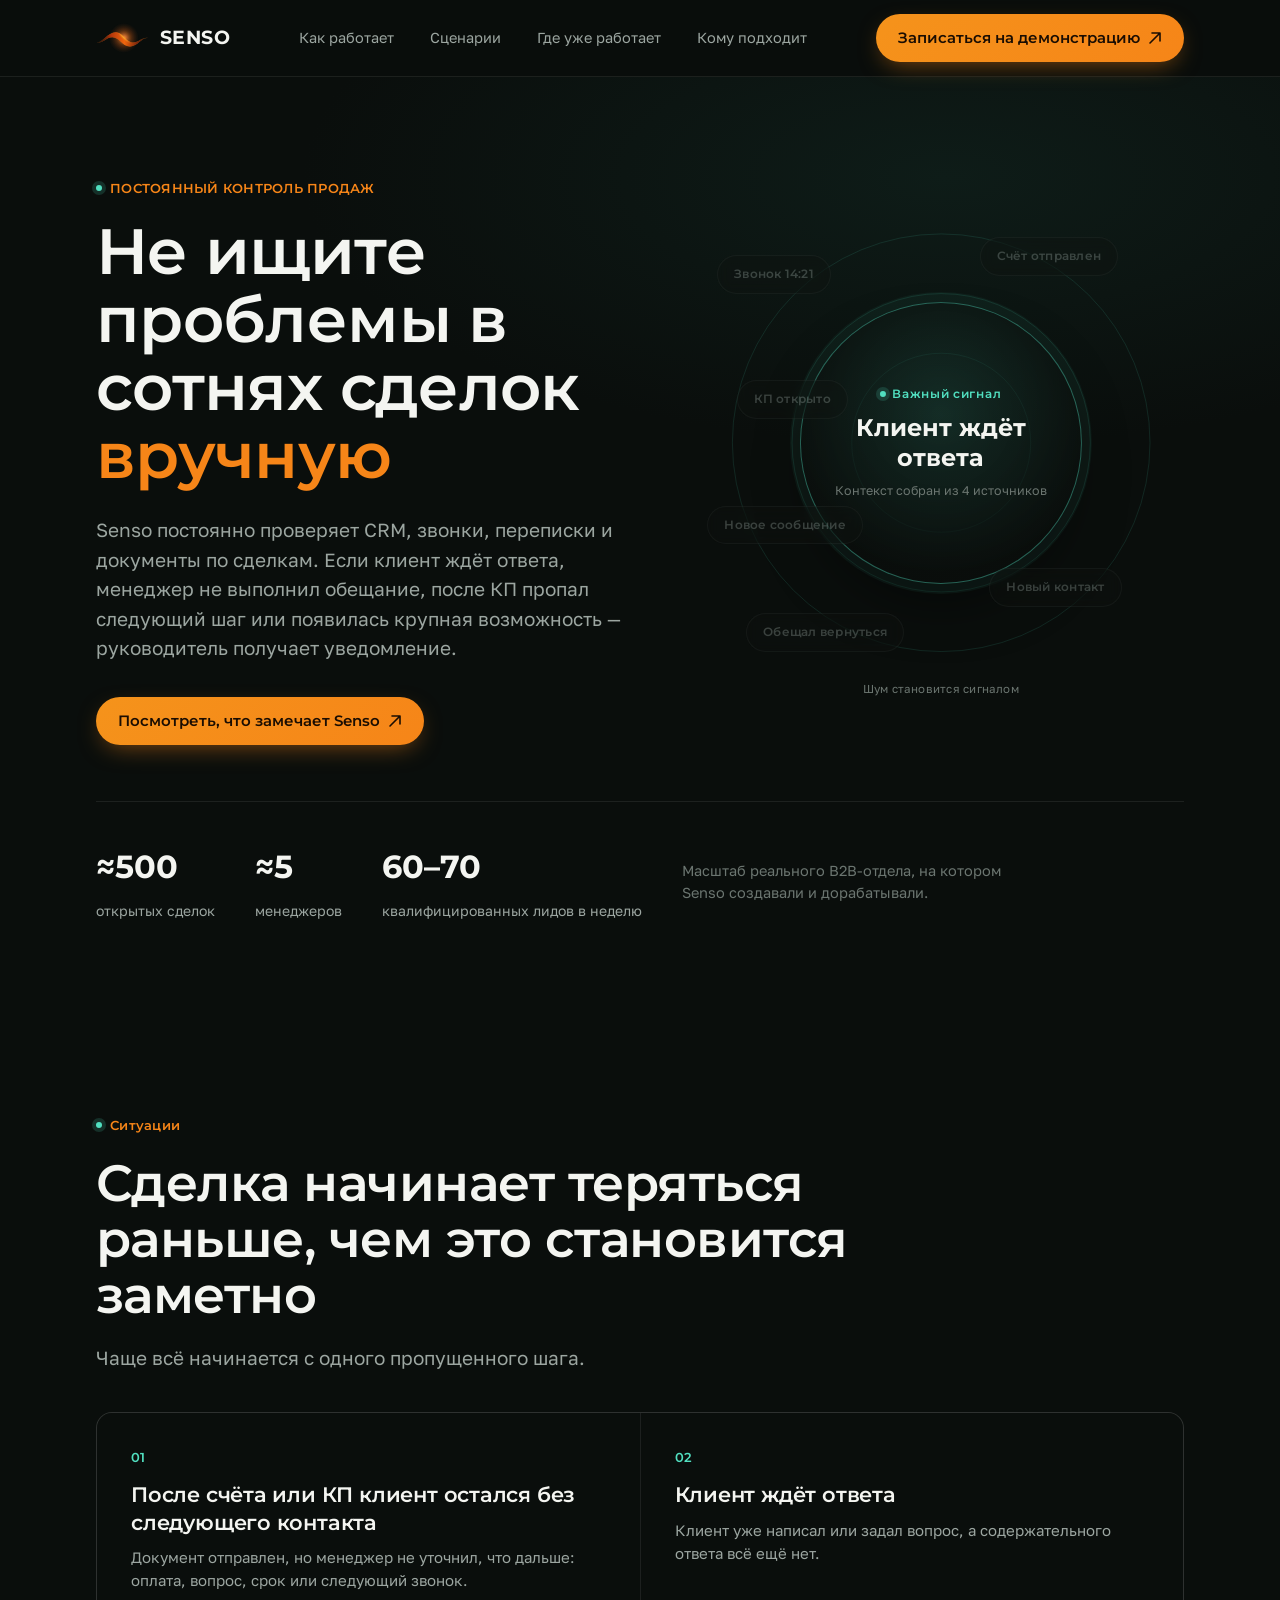
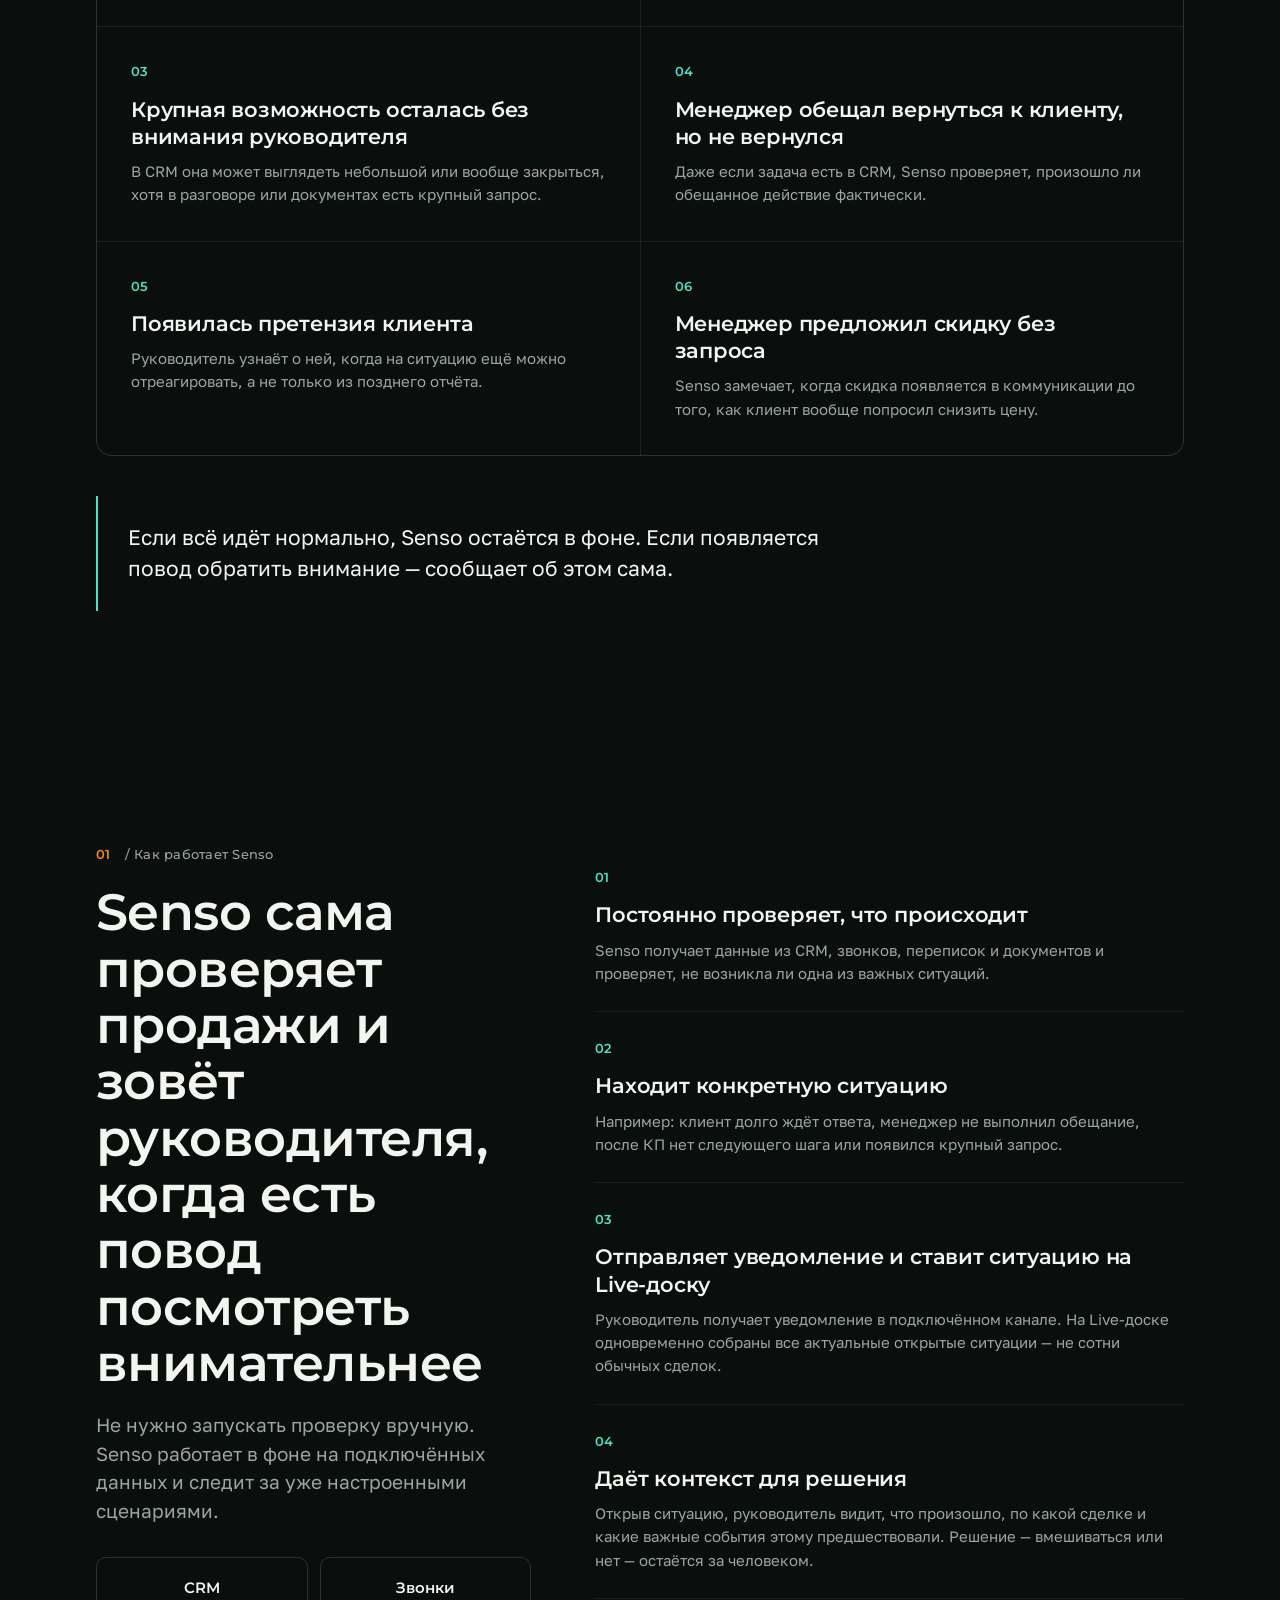
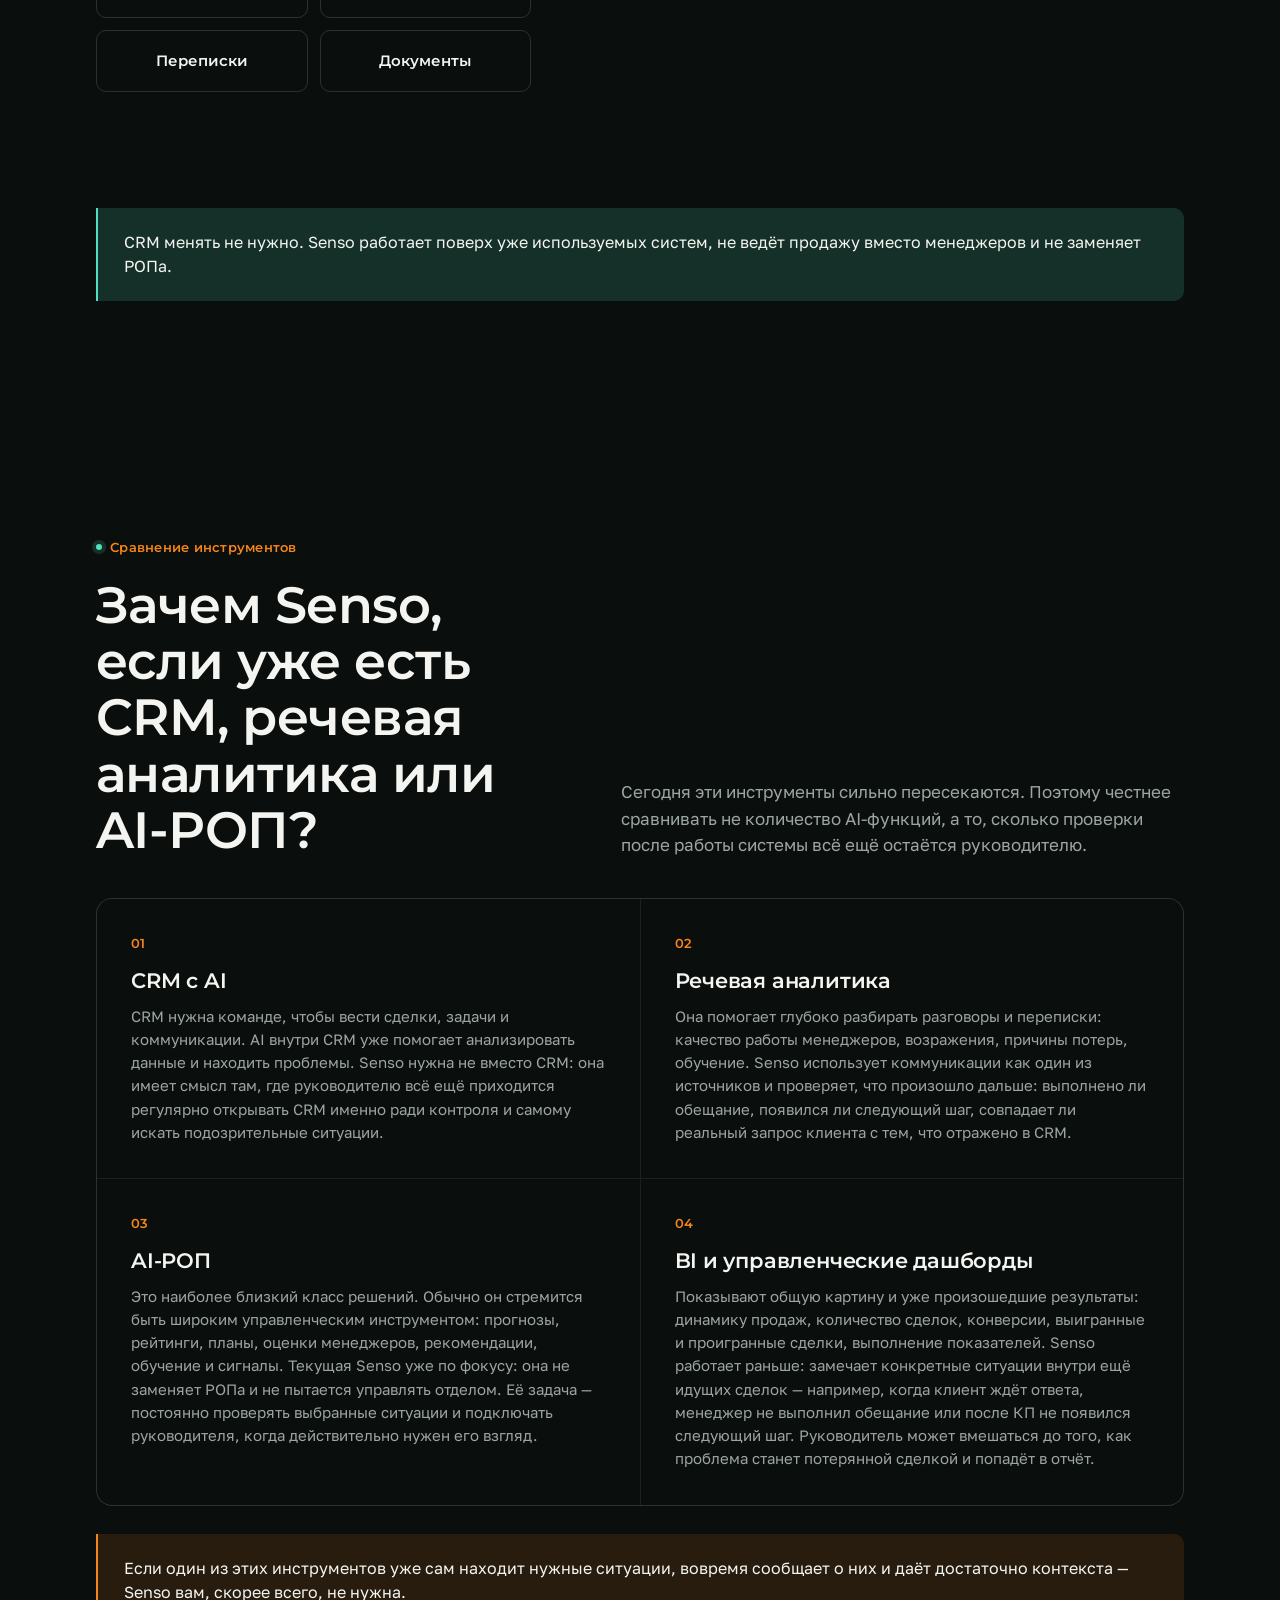
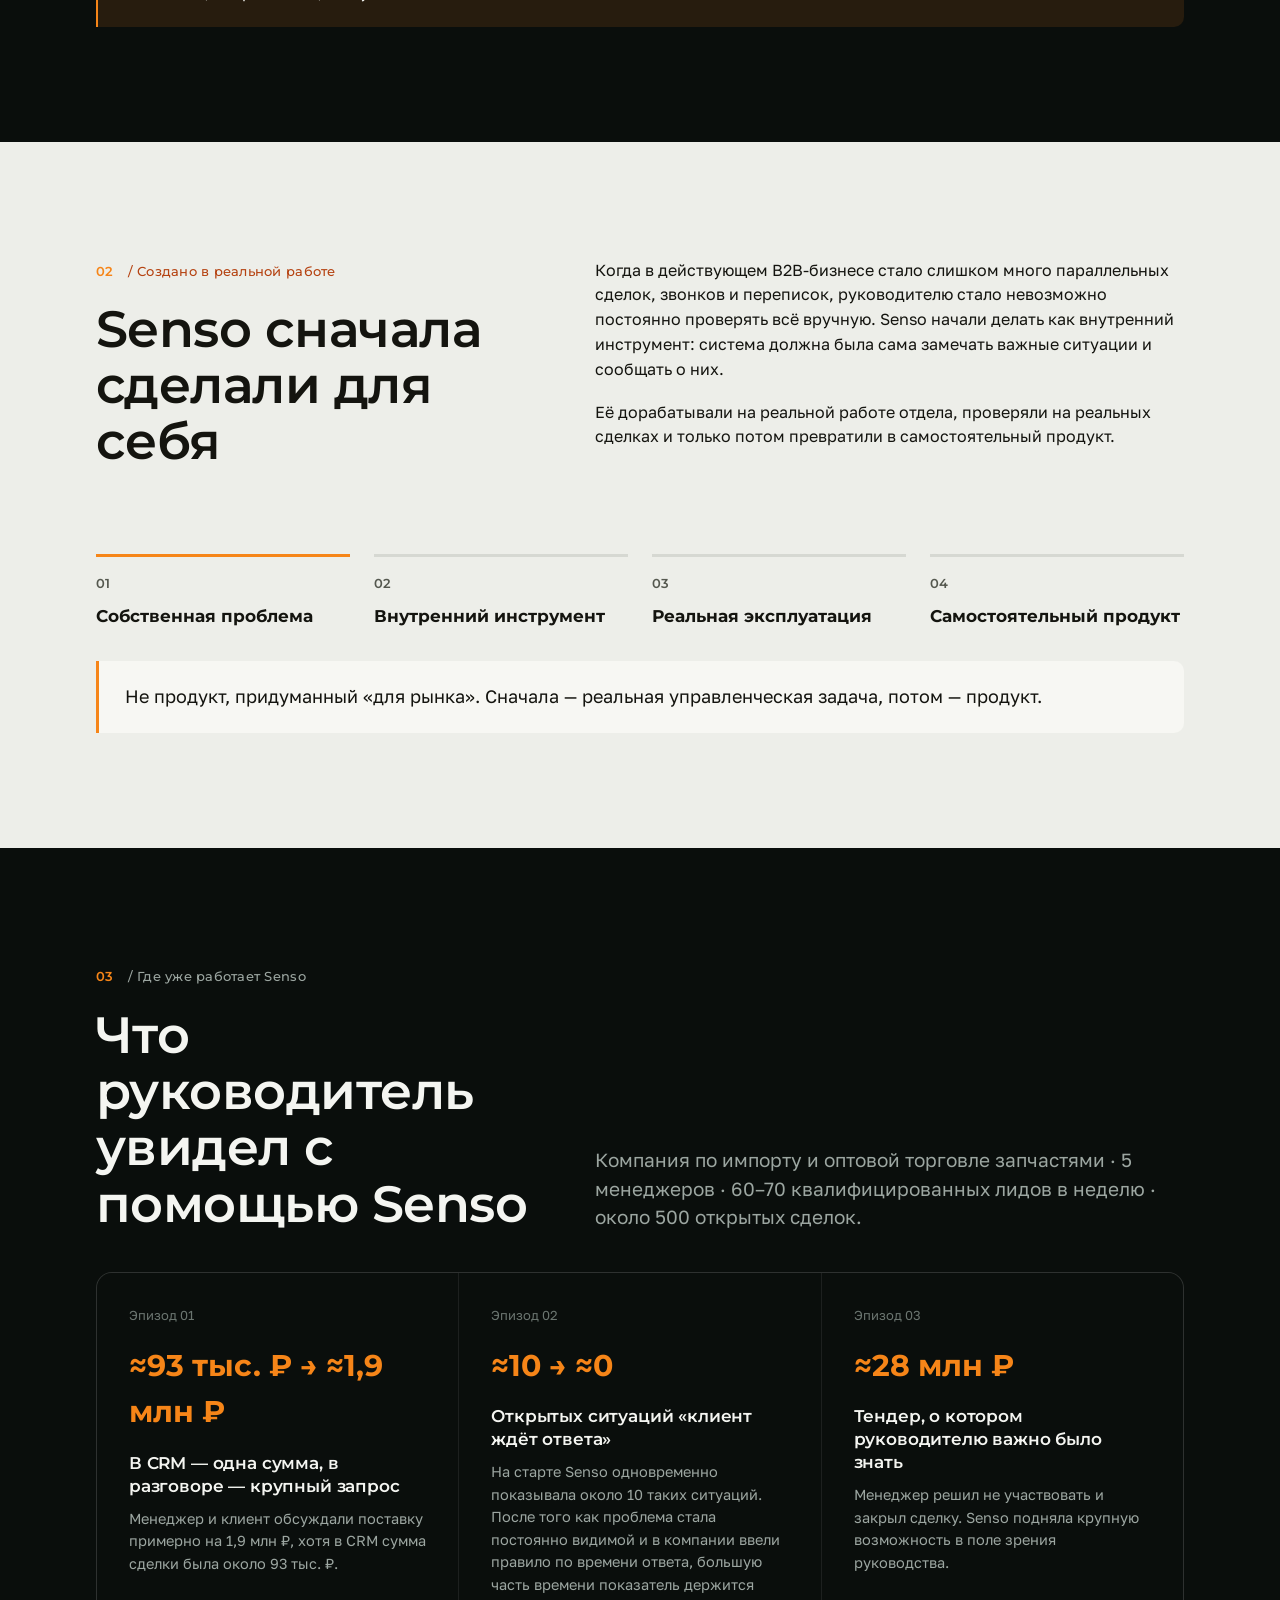
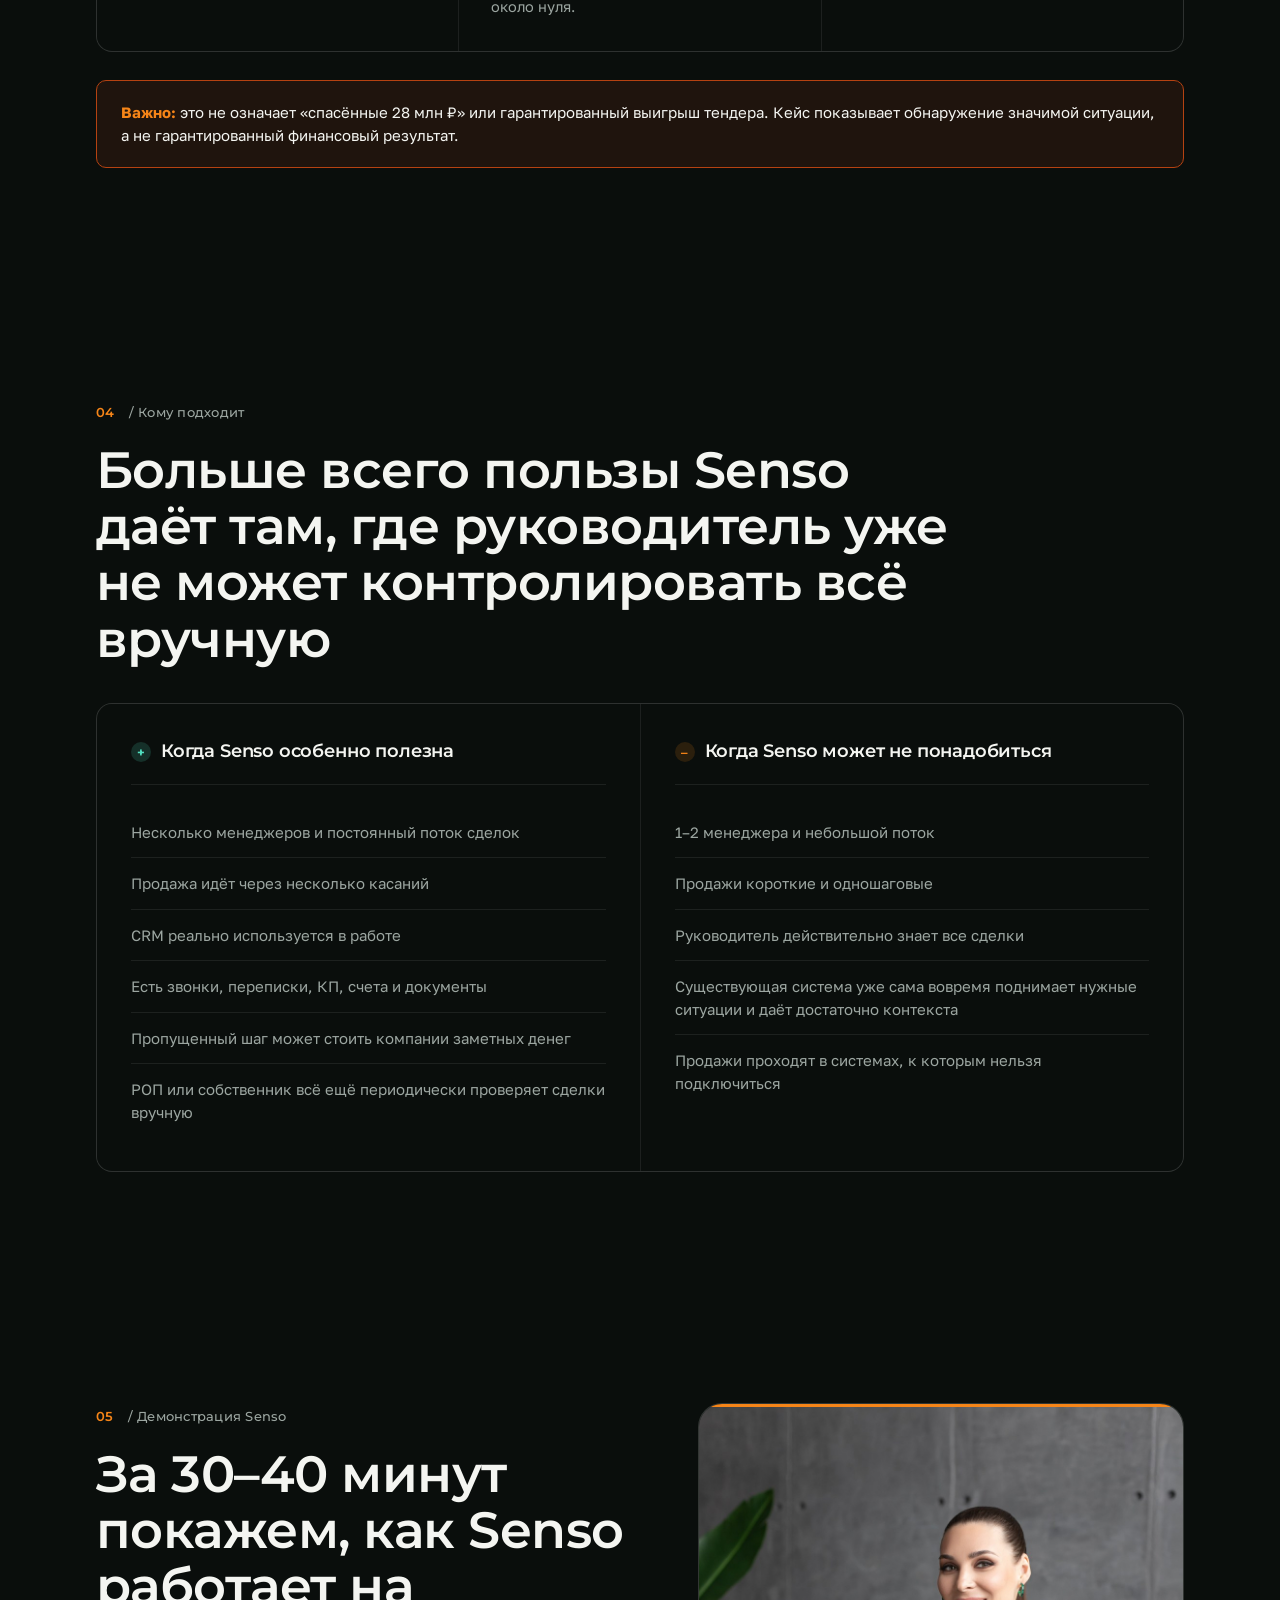
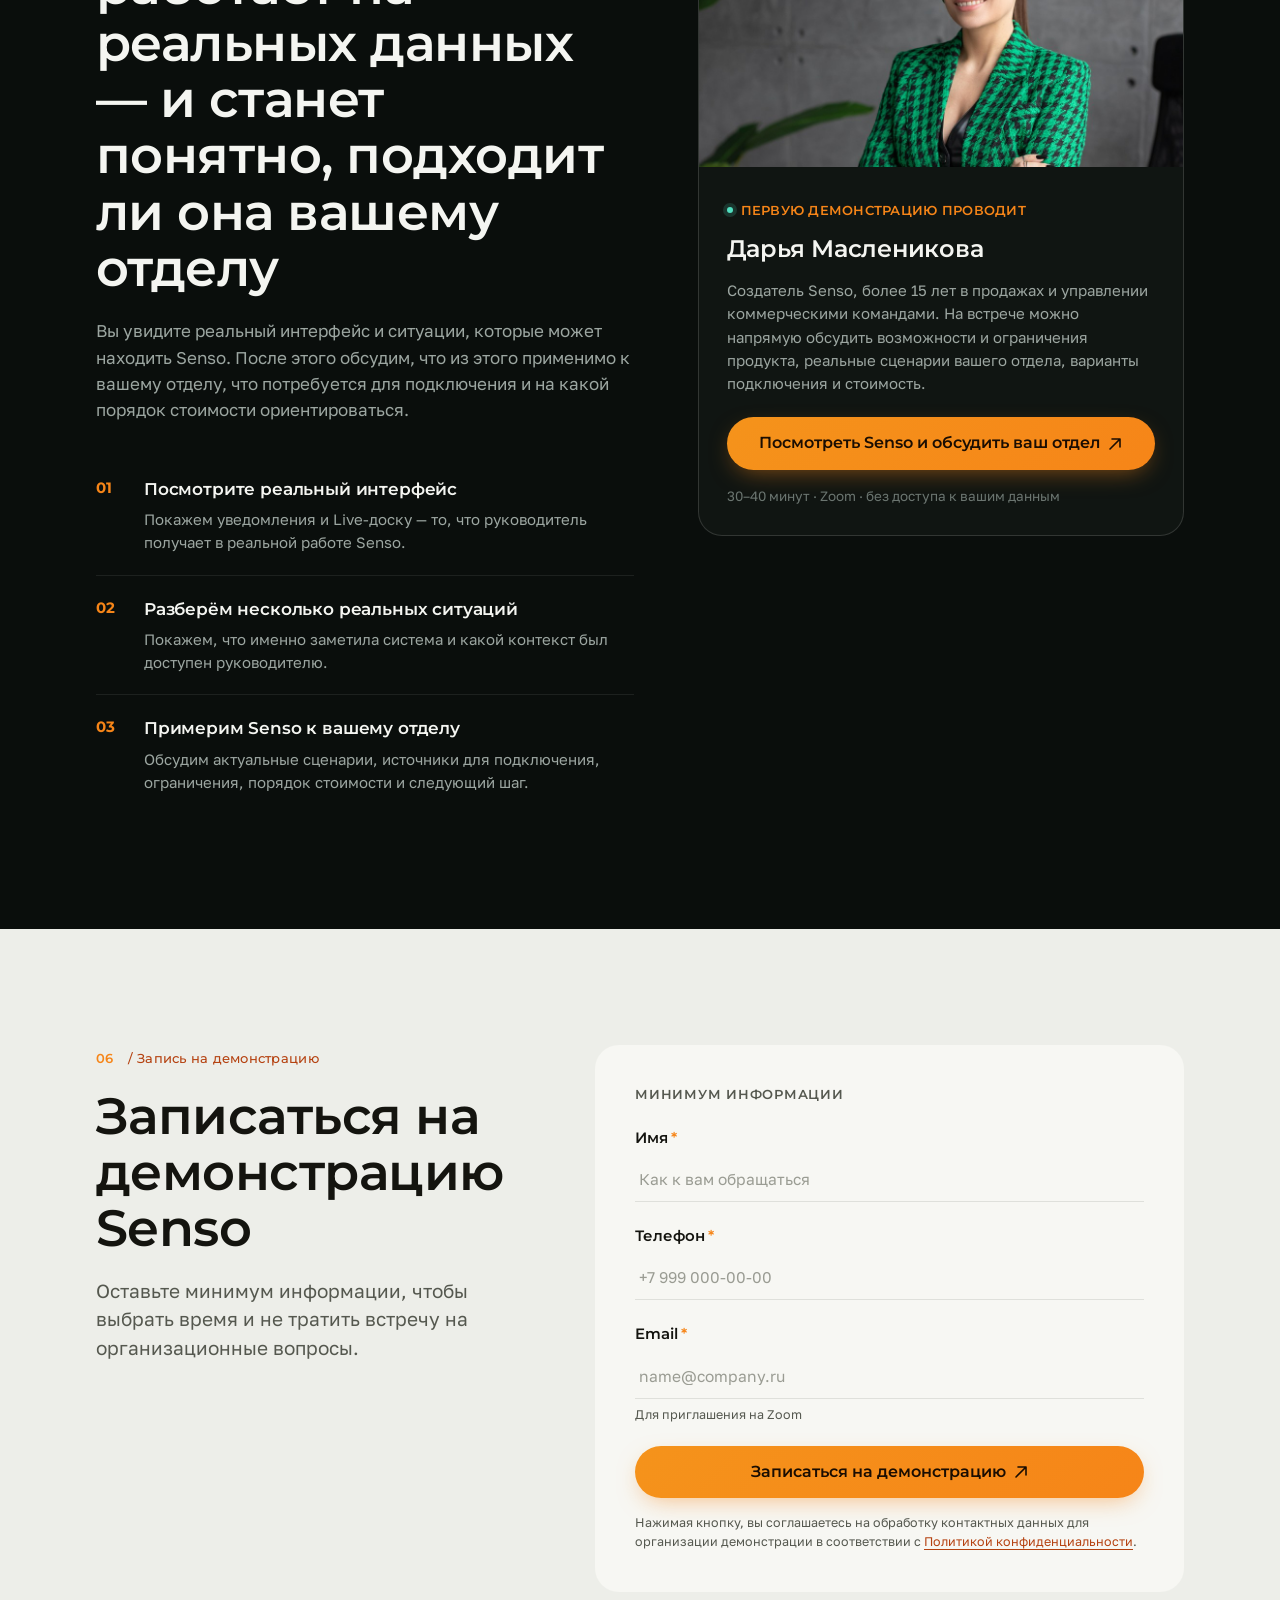
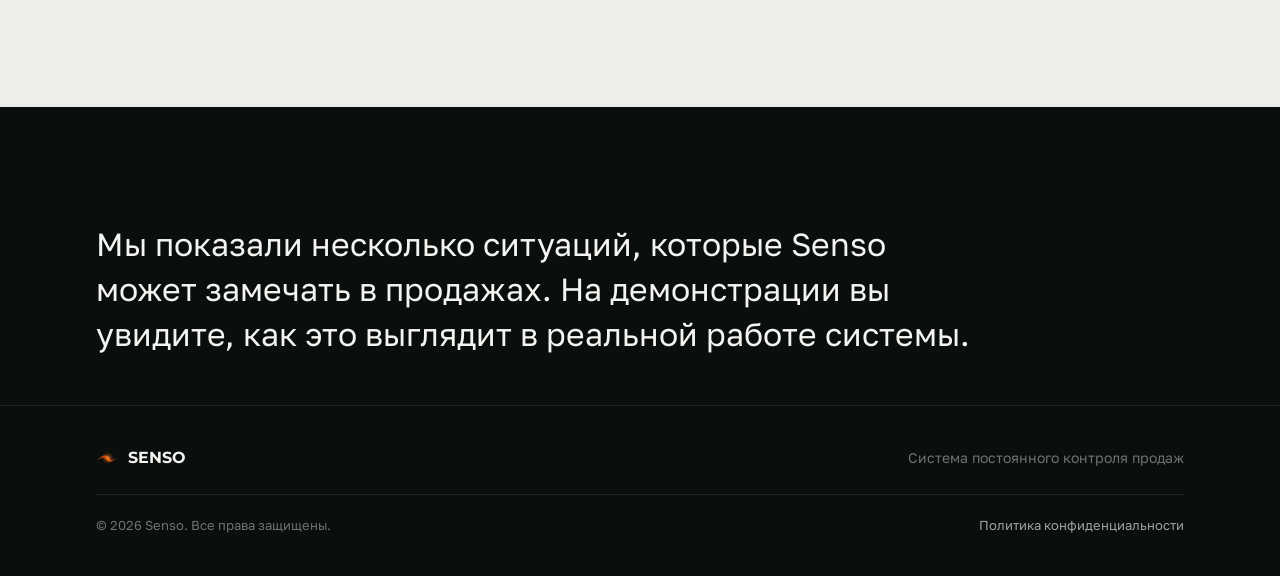
<file: index.html>
<!doctype html>
<html lang="ru">
<head>
<meta charset="utf-8" />
<meta name="viewport" content="width=device-width, initial-scale=1" />
<title>Senso — постоянный контроль продаж</title>
<meta name="description" content="Senso постоянно проверяет CRM, звонки, переписки и документы по сделкам и сообщает руководителю, когда возникает важная ситуация." />
<link rel="canonical" href="https://ai-senso.ru/" />
<meta property="og:title" content="Senso — постоянный контроль продаж" />
<meta property="og:description" content="Senso постоянно проверяет CRM, звонки, переписки и документы по сделкам и сообщает руководителю, когда возникает важная ситуация." />
<meta property="og:type" content="website" />
<meta property="og:url" content="https://ai-senso.ru/" />
<meta property="og:image" content="https://ai-senso.ru/assets/img/og-cover.jpg" />
<meta property="og:image:width" content="1200" />
<meta property="og:image:height" content="630" />
<meta name="twitter:card" content="summary_large_image" />
<meta name="twitter:image" content="https://ai-senso.ru/assets/img/og-cover.jpg" />
<meta name="robots" content="index, follow" />
<link rel="icon" href="/assets/img/favicon.svg" type="image/svg+xml" />
<link rel="icon" href="/assets/img/favicon-96x96.png" sizes="96x96" type="image/png" />
<link rel="apple-touch-icon" href="/assets/img/apple-touch-icon.png" />
<link rel="manifest" href="/assets/img/site.webmanifest" />
<link rel="preconnect" href="https://fonts.googleapis.com" />
<link rel="preconnect" href="https://fonts.gstatic.com" crossorigin />
<link href="https://fonts.googleapis.com/css2?family=Golos+Text:wght@400;500;600;700&family=Montserrat:wght@500;600;700&display=swap" rel="stylesheet" />
<link rel="stylesheet" href="/assets/css/style.css" />
<!-- Yandex.Metrika counter -->
<script type="text/javascript">
    (function(m,e,t,r,i,k,a){
        m[i]=m[i]||function(){(m[i].a=m[i].a||[]).push(arguments)};
        m[i].l=1*new Date();
        for (var j = 0; j < document.scripts.length; j++) {if (document.scripts[j].src === r) { return; }}
        k=e.createElement(t),a=e.getElementsByTagName(t)[0],k.async=1,k.src=r,a.parentNode.insertBefore(k,a)
    })(window, document,'script','https://mc.yandex.ru/metrika/tag.js?id=111830249', 'ym');

    ym(111830249, 'init', {ssr:true, webvisor:true, clickmap:true, ecommerce:"dataLayer", referrer: document.referrer, url: location.href, accurateTrackBounce:true, trackLinks:true});
</script>
<noscript><div><img src="https://mc.yandex.ru/watch/111830249" style="position:absolute; left:-9999px;" alt="" /></div></noscript>
<!-- /Yandex.Metrika counter -->
</head>
<body>

<header class="site-header">
  <div class="container">
    <a href="/" class="brand" aria-label="Senso — на главную">
      <img src="/assets/img/logo.svg" alt="" width="30" height="18" />
      <span>SENSO</span>
    </a>
    <nav class="main-nav" aria-label="Основная навигация">
      <a href="#how-it-works">Как работает</a>
      <a href="#situations">Сценарии</a>
      <a href="#case-study">Где уже работает</a>
      <a href="#who-for">Кому подходит</a>
    </nav>
    <a class="btn btn--primary header-cta" href="#booking">Записаться на демонстрацию <svg viewBox="0 0 14 14" fill="none"><path d="M2 12L12 2M12 2H4M12 2V10" stroke="currentColor" stroke-width="1.6" stroke-linecap="round" stroke-linejoin="round"/></svg></a>
    <button class="nav-toggle" data-nav-toggle aria-label="Открыть меню" aria-expanded="false"><span></span></button>
  </div>
</header>
<div class="site-nav-drawer" data-nav-drawer>
  <div class="container">
    <a href="#how-it-works">Как работает</a>
    <a href="#situations">Сценарии</a>
    <a href="#case-study">Где уже работает</a>
    <a href="#who-for">Кому подходит</a>
    <a class="btn btn--primary btn--block" href="#booking">Записаться на демонстрацию <svg viewBox="0 0 14 14" fill="none"><path d="M2 12L12 2M12 2H4M12 2V10" stroke="currentColor" stroke-width="1.6" stroke-linecap="round" stroke-linejoin="round"/></svg></a>
  </div>
</div>

<section class="hero">
  <div class="container hero-grid">
    <div class="hero-copy" data-reveal>
      <span class="eyebrow"><span class="dot"></span>ПОСТОЯННЫЙ КОНТРОЛЬ ПРОДАЖ</span>
      <h1>Не ищите проблемы в сотнях сделок <span class="accent">вручную</span></h1>
      <p>Senso постоянно проверяет CRM, звонки, переписки и документы по сделкам. Если клиент ждёт ответа, менеджер не выполнил обещание, после КП пропал следующий шаг или появилась крупная возможность — руководитель получает уведомление.</p>
      <a class="btn btn--primary" href="#situations">Посмотреть, что замечает Senso <svg viewBox="0 0 14 14" fill="none"><path d="M2 12L12 2M12 2H4M12 2V10" stroke="currentColor" stroke-width="1.6" stroke-linecap="round" stroke-linejoin="round"/></svg></a>
    </div>
    
<div class="hero-scene-wrap">
<div class="hero-scene" data-radar-scene>
  <svg class="radar-rings" viewBox="0 0 600 600" aria-hidden="true">
    <defs>
      <linearGradient id="sweepGradient" x1="0" y1="1" x2="0" y2="0">
        <stop offset="0%" stop-color="#51DFC0" stop-opacity="0" />
        <stop offset="100%" stop-color="#51DFC0" stop-opacity=".9" />
      </linearGradient>
    </defs>
    <circle class="ring ring--1" cx="300" cy="300" r="120" />
    <circle class="ring ring--2" cx="300" cy="300" r="200" />
    <circle class="ring ring--3" cx="300" cy="300" r="280" />
    <line class="sweep" x1="300" y1="300" x2="300" y2="20" />
  </svg>
  <div class="signal-core" data-signal-core>
    <span class="signal-tag">Важный сигнал</span>
    <strong data-signal-text>Клиент ждёт ответа</strong>
    <small data-signal-sub>Контекст собран из 4 источников</small>
  </div>
  <div class="tag tag--1" style="--x:8%; --y:36%;">КП открыто</div>
<div class="tag tag--2" style="--x:4%; --y:8%;">Звонок 14:21</div>
<div class="tag tag--3" style="--x:58%; --y:4%;">Счёт отправлен</div>
<div class="tag tag--4" style="--x:2%; --y:64%;">Новое сообщение</div>
<div class="tag tag--5" style="--x:10%; --y:88%;">Обещал вернуться</div>
<div class="tag tag--6" style="--x:60%; --y:78%;">Новый контакт</div>
</div>
<span class="scene-caption">Шум становится сигналом</span>
</div>
  </div>
  <div class="container">
    <div class="stats-bar" data-reveal>
      <div class="stat"><b>≈500</b><span>открытых сделок</span></div>
<div class="stat"><b>≈5</b><span>менеджеров</span></div>
<div class="stat"><b>60–70</b><span>квалифицированных лидов в неделю</span></div>
      <p class="stats-note">Масштаб реального B2B-отдела, на котором Senso создавали и дорабатывали.</p>
    </div>
  </div>
</section>

<section class="section" id="situations">
  <div class="container">
    <span class="eyebrow"><span class="dot"></span>Ситуации</span>
    <h2 class="section-heading" data-reveal>Сделка начинает теряться раньше, чем это становится заметно</h2>
    <p class="section-sub" data-reveal>Чаще всё начинается с одного пропущенного шага.</p>
    <div class="grid-2" style="margin-top:40px" data-reveal-group><div class="card" data-reveal><span class="num">01</span><h3>После счёта или КП клиент остался без следующего контакта</h3><p>Документ отправлен, но менеджер не уточнил, что дальше: оплата, вопрос, срок или следующий звонок.</p></div>
<div class="card" data-reveal><span class="num">02</span><h3>Клиент ждёт ответа</h3><p>Клиент уже написал или задал вопрос, а содержательного ответа всё ещё нет.</p></div>
<div class="card" data-reveal><span class="num">03</span><h3>Крупная возможность осталась без внимания руководителя</h3><p>В CRM она может выглядеть небольшой или вообще закрыться, хотя в разговоре или документах есть крупный запрос.</p></div>
<div class="card" data-reveal><span class="num">04</span><h3>Менеджер обещал вернуться к клиенту, но не вернулся</h3><p>Даже если задача есть в CRM, Senso проверяет, произошло ли обещанное действие фактически.</p></div>
<div class="card" data-reveal><span class="num">05</span><h3>Появилась претензия клиента</h3><p>Руководитель узнаёт о ней, когда на ситуацию ещё можно отреагировать, а не только из позднего отчёта.</p></div>
<div class="card" data-reveal><span class="num">06</span><h3>Менеджер предложил скидку без запроса</h3><p>Senso замечает, когда скидка появляется в коммуникации до того, как клиент вообще попросил снизить цену.</p></div></div>
    <p class="situations-quote" data-reveal>Если всё идёт нормально, Senso остаётся в фоне. Если появляется повод обратить внимание — сообщает об этом сама.</p>
  </div>
</section>

<section class="section" id="how-it-works">
  <div class="container how-layout">
    <div data-reveal>
      <span class="eyebrow eyebrow--path"><b>01</b> / Как работает Senso</span>
      <h2 class="section-heading">Senso сама проверяет продажи и зовёт руководителя, когда есть повод посмотреть внимательнее</h2>
      <p class="section-sub">Не нужно запускать проверку вручную. Senso работает в фоне на подключённых данных и следит за уже настроенными сценариями.</p>
      <div class="source-chips"><span>CRM</span>
<span>Звонки</span>
<span>Переписки</span>
<span>Документы</span></div>
    </div>
    <div class="how-steps" data-reveal><div class="card"><span class="num">01</span><h3>Постоянно проверяет, что происходит</h3><p>Senso получает данные из CRM, звонков, переписок и документов и проверяет, не возникла ли одна из важных ситуаций.</p></div>
<div class="card"><span class="num">02</span><h3>Находит конкретную ситуацию</h3><p>Например: клиент долго ждёт ответа, менеджер не выполнил обещание, после КП нет следующего шага или появился крупный запрос.</p></div>
<div class="card"><span class="num">03</span><h3>Отправляет уведомление и ставит ситуацию на Live-доску</h3><p>Руководитель получает уведомление в подключённом канале. На Live-доске одновременно собраны все актуальные открытые ситуации — не сотни обычных сделок.</p></div>
<div class="card"><span class="num">04</span><h3>Даёт контекст для решения</h3><p>Открыв ситуацию, руководитель видит, что произошло, по какой сделке и какие важные события этому предшествовали. Решение — вмешиваться или нет — остаётся за человеком.</p></div></div>
    <div class="trust-box" data-reveal>CRM менять не нужно. Senso работает поверх уже используемых систем, не ведёт продажу вместо менеджеров и не заменяет РОПа.</div>
  </div>
</section>

<section class="section">
  <div class="container">
    <div class="compare-header-grid">
      <div data-reveal>
        <span class="eyebrow"><span class="dot"></span>Сравнение инструментов</span>
        <h2 class="section-heading" style="margin-bottom:0">Зачем Senso, если уже есть CRM, речевая аналитика или AI-РОП?</h2>
      </div>
      <p class="compare-intro" data-reveal style="margin-bottom:0">Сегодня эти инструменты сильно пересекаются. Поэтому честнее сравнивать не количество AI-функций, а то, сколько проверки после работы системы всё ещё остаётся руководителю.</p>
    </div>
    <div class="grid-2" data-reveal-group><div class="card" data-reveal><span class="num" style="color:var(--orange)">01</span><h3>CRM с AI</h3><p>CRM нужна команде, чтобы вести сделки, задачи и коммуникации. AI внутри CRM уже помогает анализировать данные и находить проблемы. Senso нужна не вместо CRM: она имеет смысл там, где руководителю всё ещё приходится регулярно открывать CRM именно ради контроля и самому искать подозрительные ситуации.</p></div>
<div class="card" data-reveal><span class="num" style="color:var(--orange)">02</span><h3>Речевая аналитика</h3><p>Она помогает глубоко разбирать разговоры и переписки: качество работы менеджеров, возражения, причины потерь, обучение. Senso использует коммуникации как один из источников и проверяет, что произошло дальше: выполнено ли обещание, появился ли следующий шаг, совпадает ли реальный запрос клиента с тем, что отражено в CRM.</p></div>
<div class="card" data-reveal><span class="num" style="color:var(--orange)">03</span><h3>AI-РОП</h3><p>Это наиболее близкий класс решений. Обычно он стремится быть широким управленческим инструментом: прогнозы, рейтинги, планы, оценки менеджеров, рекомендации, обучение и сигналы. Текущая Senso уже по фокусу: она не заменяет РОПа и не пытается управлять отделом. Её задача — постоянно проверять выбранные ситуации и подключать руководителя, когда действительно нужен его взгляд.</p></div>
<div class="card" data-reveal><span class="num" style="color:var(--orange)">04</span><h3>BI и управленческие дашборды</h3><p>Показывают общую картину и уже произошедшие результаты: динамику продаж, количество сделок, конверсии, выигранные и проигранные сделки, выполнение показателей. Senso работает раньше: замечает конкретные ситуации внутри ещё идущих сделок — например, когда клиент ждёт ответа, менеджер не выполнил обещание или после КП не появился следующий шаг. Руководитель может вмешаться до того, как проблема станет потерянной сделкой и попадёт в отчёт.</p></div></div>
    <div class="trust-box trust-box--orange" style="margin-top:28px" data-reveal>Если один из этих инструментов уже сам находит нужные ситуации, вовремя сообщает о них и даёт достаточно контекста — Senso вам, скорее всего, не нужна.</div>
  </div>
</section>

<section class="section section--light origin-wrap" id="origin">
  <div class="container origin-layout">
    <div data-reveal>
      <span class="eyebrow eyebrow--path"><b>02</b> / Создано в реальной работе</span>
      <h2 class="section-heading">Senso сначала сделали для себя</h2>
    </div>
    <div data-reveal>
      <p>Когда в действующем B2B-бизнесе стало слишком много параллельных сделок, звонков и переписок, руководителю стало невозможно постоянно проверять всё вручную. Senso начали делать как внутренний инструмент: система должна была сама замечать важные ситуации и сообщать о них.</p>
<p>Её дорабатывали на реальной работе отдела, проверяли на реальных сделках и только потом превратили в самостоятельный продукт.</p>
    </div>
  </div>
  <div class="container">
    <ul class="timeline" data-reveal-group><li><span class="t-num">01</span><span class="t-label">Собственная проблема</span></li>
<li><span class="t-num">02</span><span class="t-label">Внутренний инструмент</span></li>
<li><span class="t-num">03</span><span class="t-label">Реальная эксплуатация</span></li>
<li><span class="t-num">04</span><span class="t-label">Самостоятельный продукт</span></li></ul>
    <div class="origin-callout" data-reveal>Не продукт, придуманный «для рынка». Сначала — реальная управленческая задача, потом — продукт.</div>
  </div>
</section>

<section class="section" id="case-study">
  <div class="container">
    <div class="case-header">
      <div data-reveal>
        <span class="eyebrow eyebrow--path"><b>03</b> / Где уже работает Senso</span>
        <h2 class="section-heading" style="margin-bottom:0">Что руководитель увидел с помощью Senso</h2>
      </div>
      <p class="section-sub" data-reveal style="margin-bottom:0">Компания по импорту и оптовой торговле запчастями · 5 менеджеров · 60–70 квалифицированных лидов в неделю · около 500 открытых сделок.</p>
    </div>
    <div class="episodes" data-reveal-group><div class="episode" data-reveal><span class="ep-label">Эпизод 01</span><div class="ep-figure">≈93 тыс. ₽ → ≈1,9 млн ₽</div><h4>В CRM — одна сумма, в разговоре — крупный запрос</h4><p>Менеджер и клиент обсуждали поставку примерно на 1,9 млн ₽, хотя в CRM сумма сделки была около 93 тыс. ₽.</p></div>
<div class="episode" data-reveal><span class="ep-label">Эпизод 02</span><div class="ep-figure">≈10 → ≈0</div><h4>Открытых ситуаций «клиент ждёт ответа»</h4><p>На старте Senso одновременно показывала около 10 таких ситуаций. После того как проблема стала постоянно видимой и в компании ввели правило по времени ответа, большую часть времени показатель держится около нуля.</p></div>
<div class="episode" data-reveal><span class="ep-label">Эпизод 03</span><div class="ep-figure">≈28 млн ₽</div><h4>Тендер, о котором руководителю важно было знать</h4><p>Менеджер решил не участвовать и закрыл сделку. Senso подняла крупную возможность в поле зрения руководства.</p></div></div>
    <p class="disclaimer" data-reveal><b>Важно:</b> это не означает «спасённые 28 млн ₽» или гарантированный выигрыш тендера. Кейс показывает обнаружение значимой ситуации, а не гарантированный финансовый результат.</p>
  </div>
</section>

<section class="section" id="who-for">
  <div class="container">
    <span class="eyebrow eyebrow--path"><b>04</b> / Кому подходит</span>
    <h2 class="section-heading" data-reveal>Больше всего пользы Senso даёт там, где руководитель уже не может контролировать всё вручную</h2>
    <div class="who-grid" style="margin-top:36px" data-reveal>
      <div class="who-col who-col--yes">
        <h3><span class="mark">+</span>Когда Senso особенно полезна</h3>
        <ul><li>Несколько менеджеров и постоянный поток сделок</li>
<li>Продажа идёт через несколько касаний</li>
<li>CRM реально используется в работе</li>
<li>Есть звонки, переписки, КП, счета и документы</li>
<li>Пропущенный шаг может стоить компании заметных денег</li>
<li>РОП или собственник всё ещё периодически проверяет сделки вручную</li></ul>
      </div>
      <div class="who-col who-col--no">
        <h3><span class="mark">–</span>Когда Senso может не понадобиться</h3>
        <ul><li>1–2 менеджера и небольшой поток</li>
<li>Продажи короткие и одношаговые</li>
<li>Руководитель действительно знает все сделки</li>
<li>Существующая система уже сама вовремя поднимает нужные ситуации и даёт достаточно контекста</li>
<li>Продажи проходят в системах, к которым нельзя подключиться</li></ul>
      </div>
    </div>
  </div>
</section>

<section class="section" id="demo">
  <div class="container demo-layout">
    <div class="demo-copy" data-reveal>
      <span class="eyebrow eyebrow--path"><b>05</b> / Демонстрация Senso</span>
      <h2 class="section-heading" style="margin-bottom:0">За 30–40 минут покажем, как Senso работает на реальных данных — и станет понятно, подходит ли она вашему отделу</h2>
      <p class="lead">Вы увидите реальный интерфейс и ситуации, которые может находить Senso. После этого обсудим, что из этого применимо к вашему отделу, что потребуется для подключения и на какой порядок стоимости ориентироваться.</p>
      <ul class="demo-steps"><li><span class="d-num">01</span><div><h4>Посмотрите реальный интерфейс</h4><p>Покажем уведомления и Live-доску — то, что руководитель получает в реальной работе Senso.</p></div></li>
<li><span class="d-num">02</span><div><h4>Разберём несколько реальных ситуаций</h4><p>Покажем, что именно заметила система и какой контекст был доступен руководителю.</p></div></li>
<li><span class="d-num">03</span><div><h4>Примерим Senso к вашему отделу</h4><p>Обсудим актуальные сценарии, источники для подключения, ограничения, порядок стоимости и следующий шаг.</p></div></li></ul>
    </div>
    <div class="daria-card" data-reveal>
      <div class="daria-photo">
        <img src="/assets/img/daria.jpg" alt="Дарья Масленикова" loading="lazy"
             onerror="this.closest('.daria-photo').style.background='linear-gradient(135deg,#241a10,#0e1c18)'; this.remove();" />
      </div>
      <div class="daria-body">
        <span class="eyebrow" style="margin-bottom:0"><span class="dot"></span>ПЕРВУЮ ДЕМОНСТРАЦИЮ ПРОВОДИТ</span>
        <h3 class="daria-name">Дарья Масленикова</h3>
        <p class="role">Создатель Senso, более 15 лет в продажах и управлении коммерческими командами. На встрече можно напрямую обсудить возможности и ограничения продукта, реальные сценарии вашего отдела, варианты подключения и стоимость.</p>
        <a class="btn btn--primary btn--block" href="#booking">Посмотреть Senso и обсудить ваш отдел <svg viewBox="0 0 14 14" fill="none"><path d="M2 12L12 2M12 2H4M12 2V10" stroke="currentColor" stroke-width="1.6" stroke-linecap="round" stroke-linejoin="round"/></svg></a>
        <p class="daria-micro">30–40 минут · Zoom · без доступа к вашим данным</p>
      </div>
    </div>
  </div>
</section>

<section class="section section--light" id="booking">
  <div class="container form-layout">
    <div data-reveal>
      <span class="eyebrow eyebrow--path"><b>06</b> / Запись на демонстрацию</span>
      <h2 class="section-heading">Записаться на демонстрацию Senso</h2>
      <p class="section-sub">Оставьте минимум информации, чтобы выбрать время и не тратить встречу на организационные вопросы.</p>
    </div>
    <form class="form-panel" data-booking-form data-endpoint="" data-reveal novalidate>
      <p class="panel-label">МИНИМУМ ИНФОРМАЦИИ</p>
      <div class="field">
        <label for="f-name">Имя<span class="req">*</span></label>
        <input id="f-name" name="name" type="text" placeholder="Как к вам обращаться" required />
      </div>
      <div class="field">
        <label for="f-phone">Телефон<span class="req">*</span></label>
        <input id="f-phone" name="phone" type="tel" placeholder="+7 999 000-00-00" required />
      </div>
      <div class="field">
        <label for="f-email">Email<span class="req">*</span></label>
        <input id="f-email" name="email" type="email" placeholder="name@company.ru" required />
        <p class="field-hint">Для приглашения на Zoom</p>
      </div>
      <button class="btn btn--primary btn--block" type="submit">Записаться на демонстрацию <svg viewBox="0 0 14 14" fill="none"><path d="M2 12L12 2M12 2H4M12 2V10" stroke="currentColor" stroke-width="1.6" stroke-linecap="round" stroke-linejoin="round"/></svg></button>
      <p class="form-consent">Нажимая кнопку, вы соглашаетесь на обработку контактных данных для организации демонстрации в соответствии с <a href="/privacy/">Политикой конфиденциальности</a>.</p>
      <p class="form-status" data-form-status></p>
    </form>
  </div>
</section>

<section class="section" style="padding-bottom:48px">
  <div class="container">
    <p class="final-phrase" data-reveal>Мы показали несколько ситуаций, которые Senso может замечать в продажах. На демонстрации вы увидите, как это выглядит в реальной работе системы.</p>
  </div>
</section>

<footer class="site-footer">
  <div class="container">
    <div class="footer-top">
      <div class="footer-brand">
        <img src="/assets/img/logo.svg" alt="" width="22" height="14" />
        <span>SENSO</span>
      </div>
      <span class="footer-tagline">Система постоянного контроля продаж</span>
    </div>
    <div class="footer-legal">
      <span>© 2026 Senso. Все права защищены.</span>
      <span><a href="/privacy/">Политика конфиденциальности</a></span>
    </div>
  </div>
</footer>
<script src="/assets/js/main.js" defer></script>
</body>
</html>
</file>
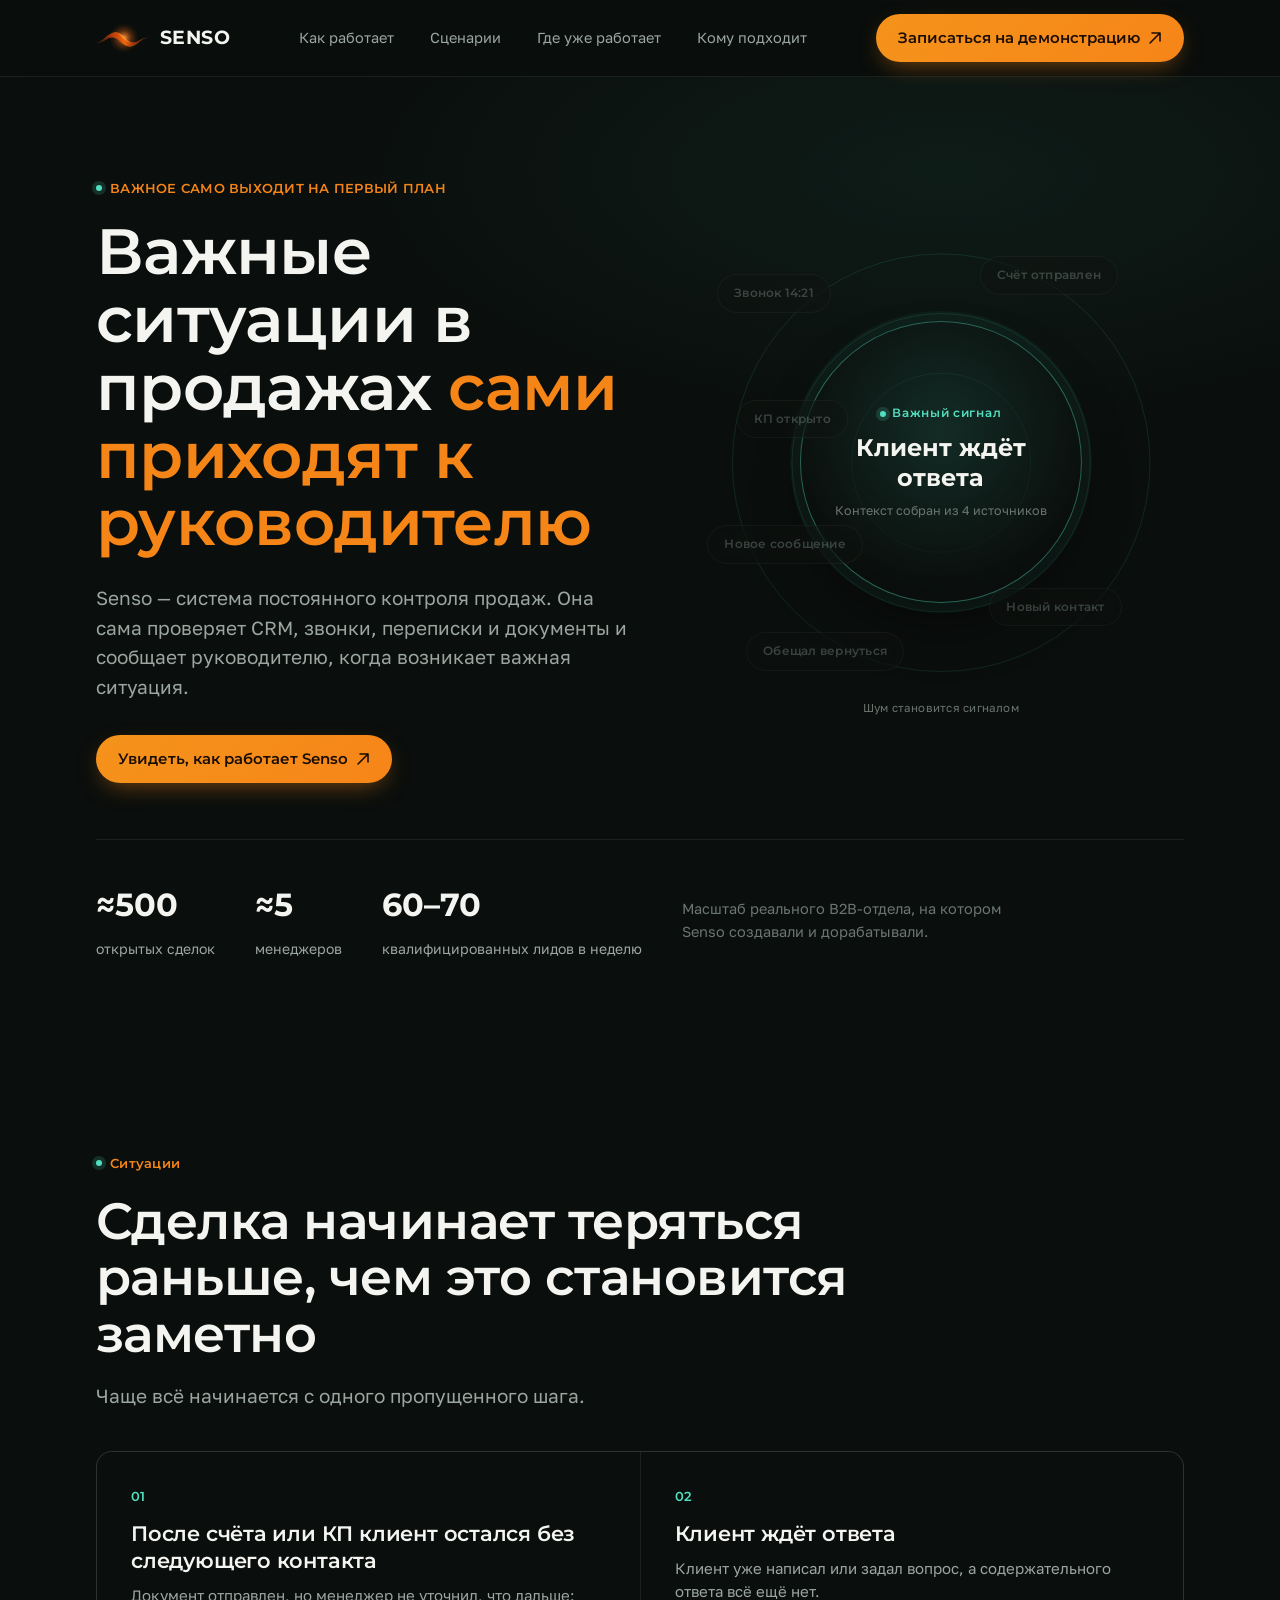
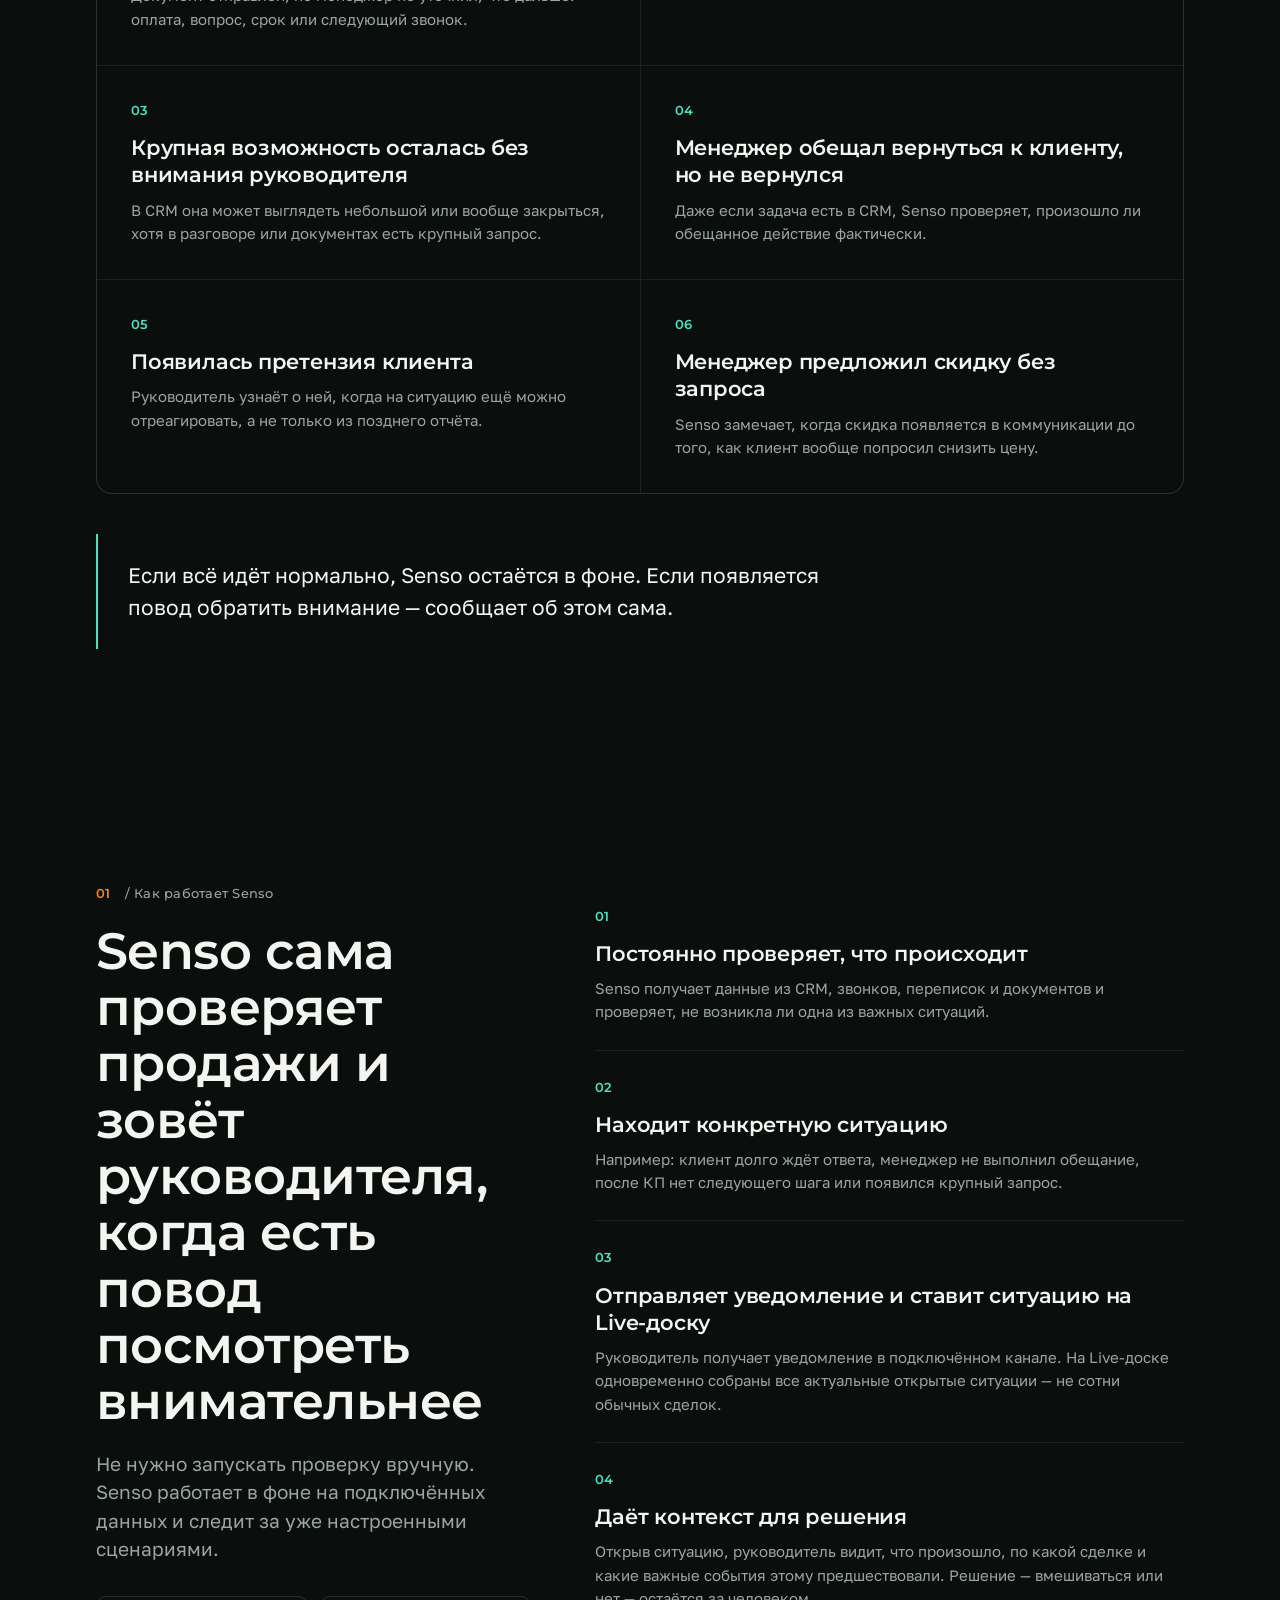
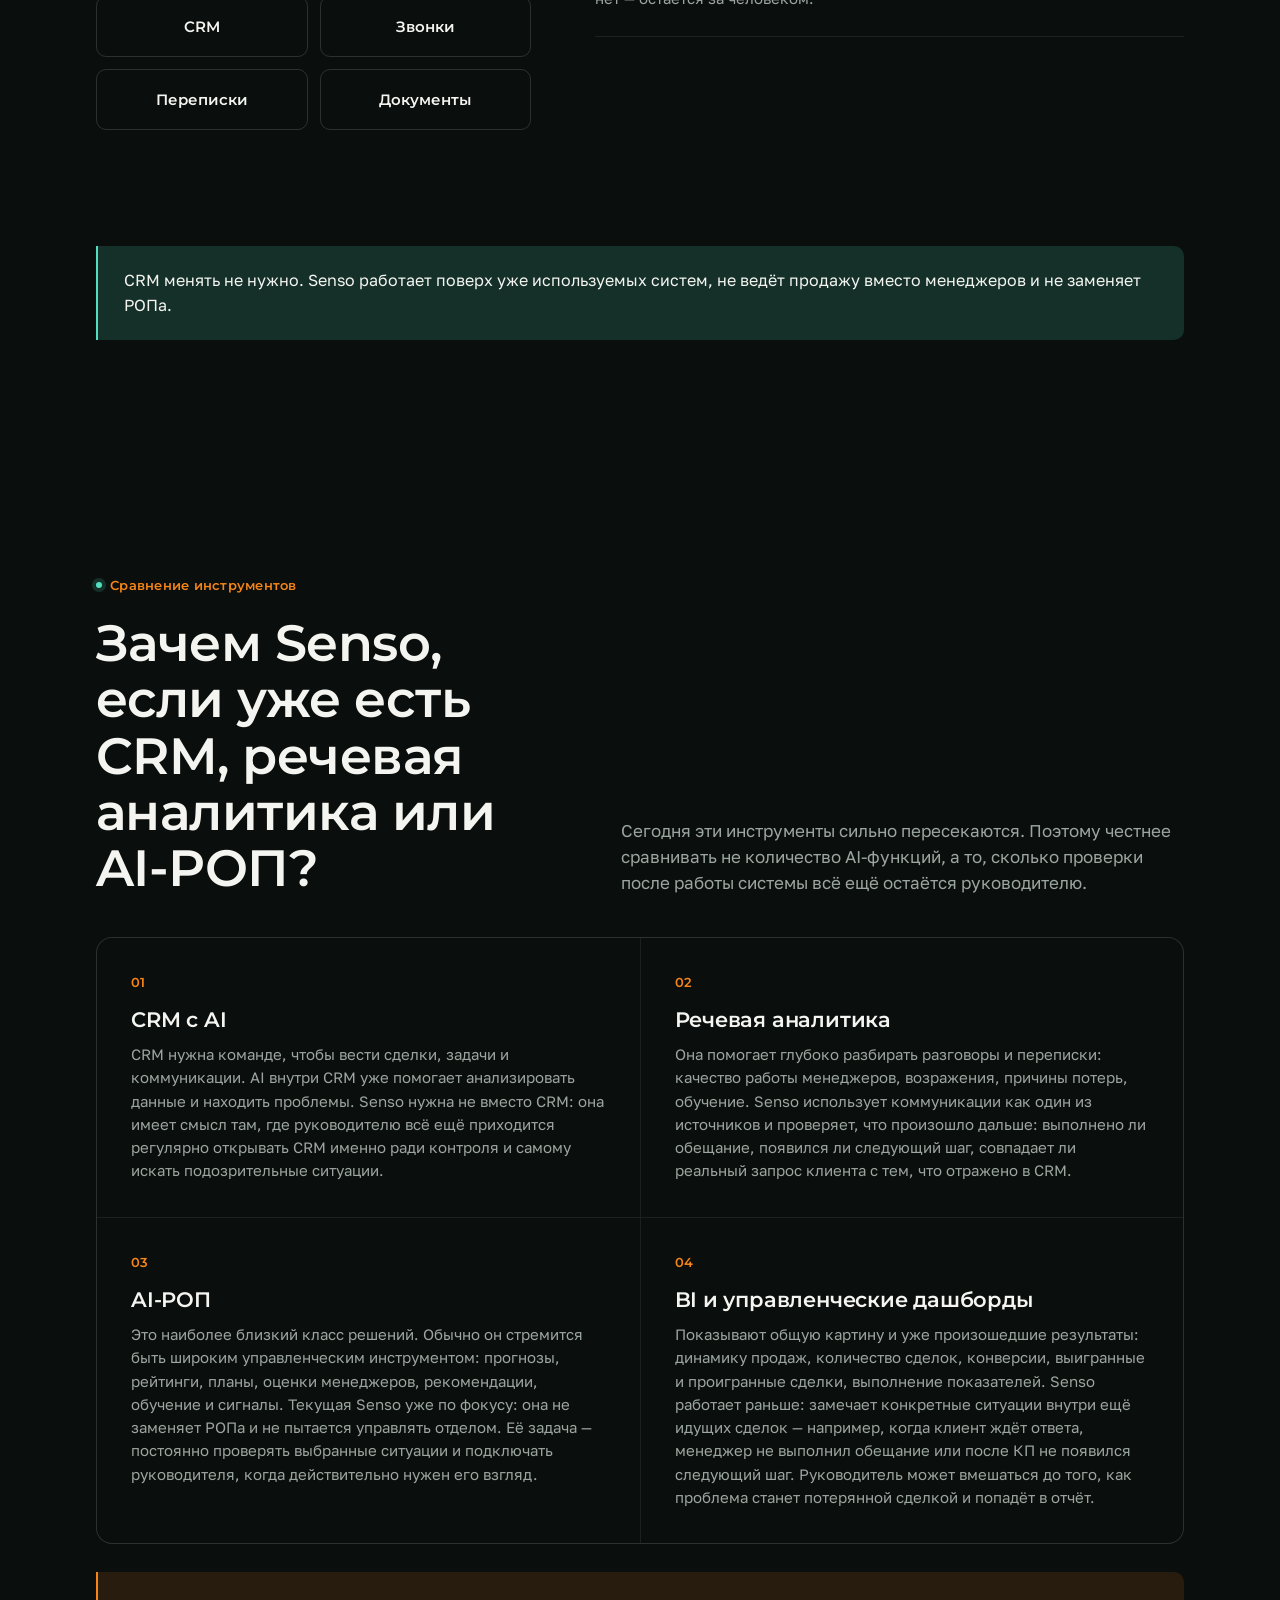
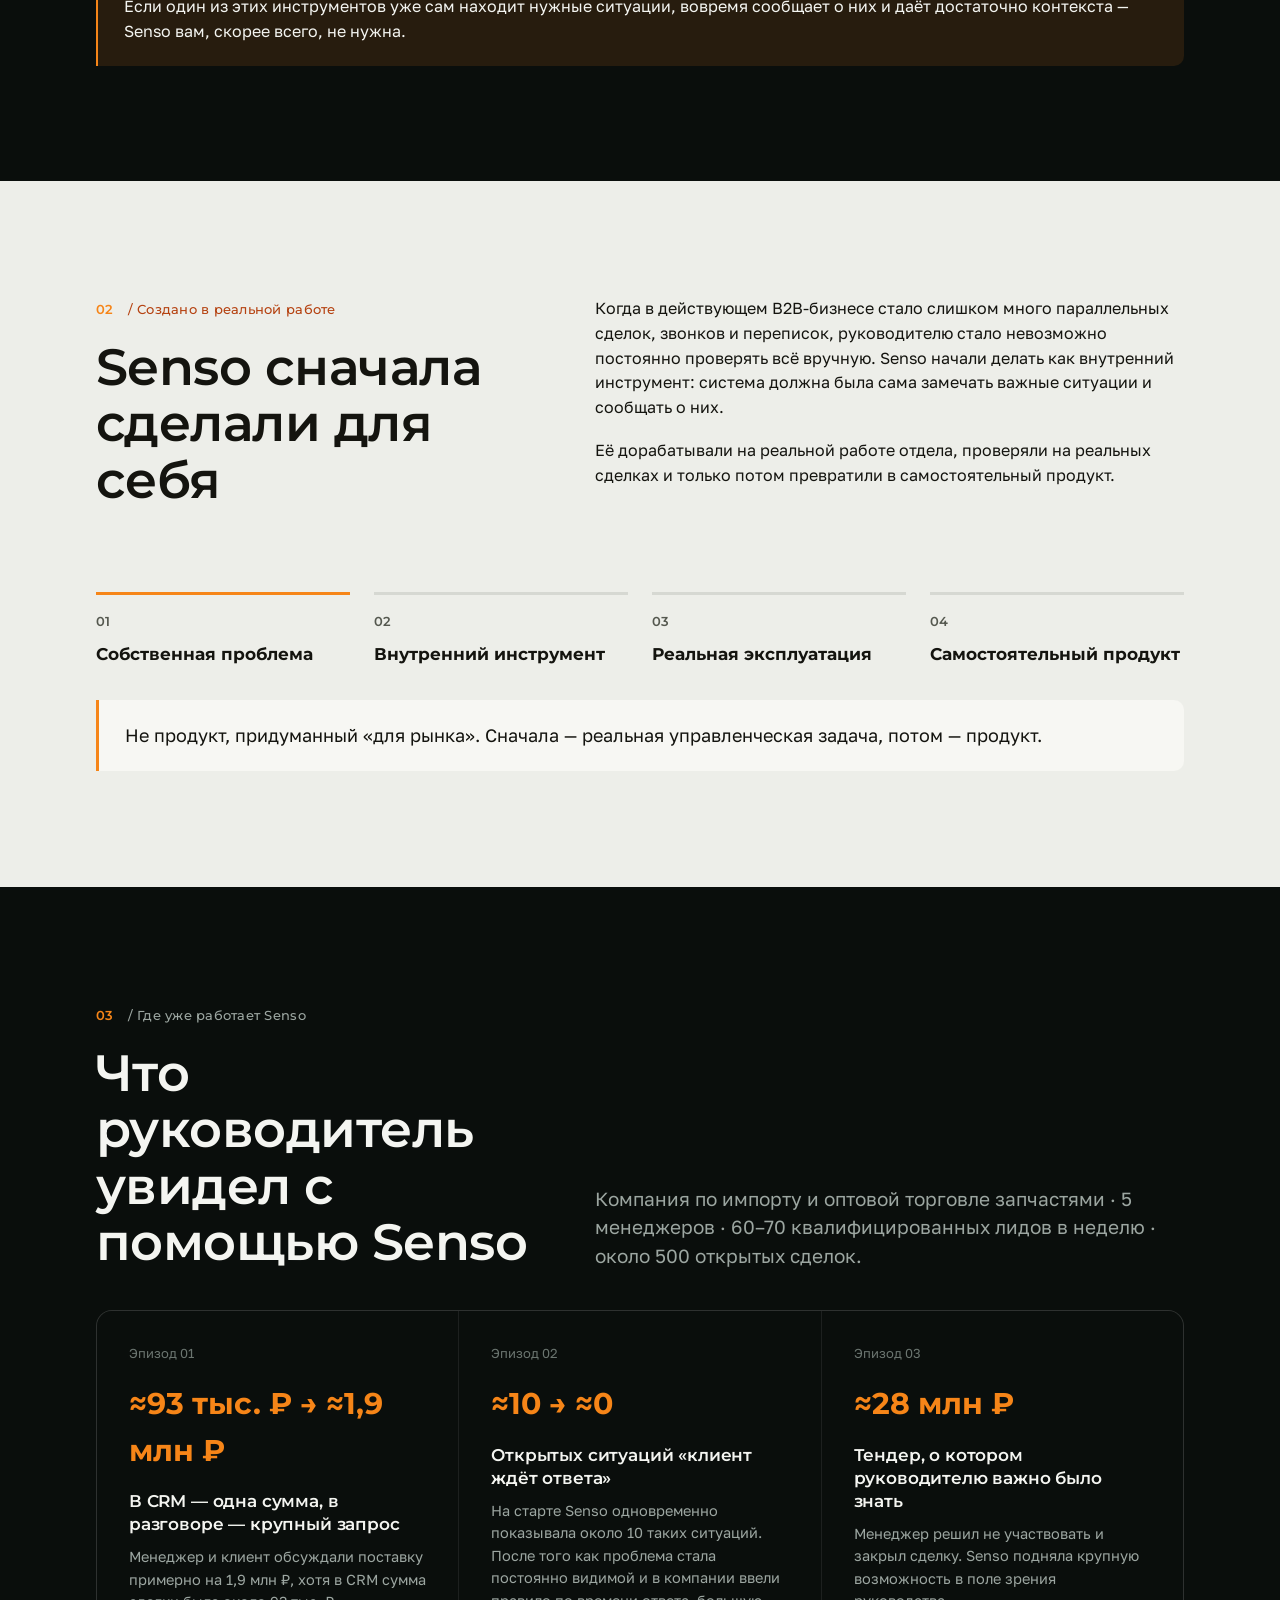
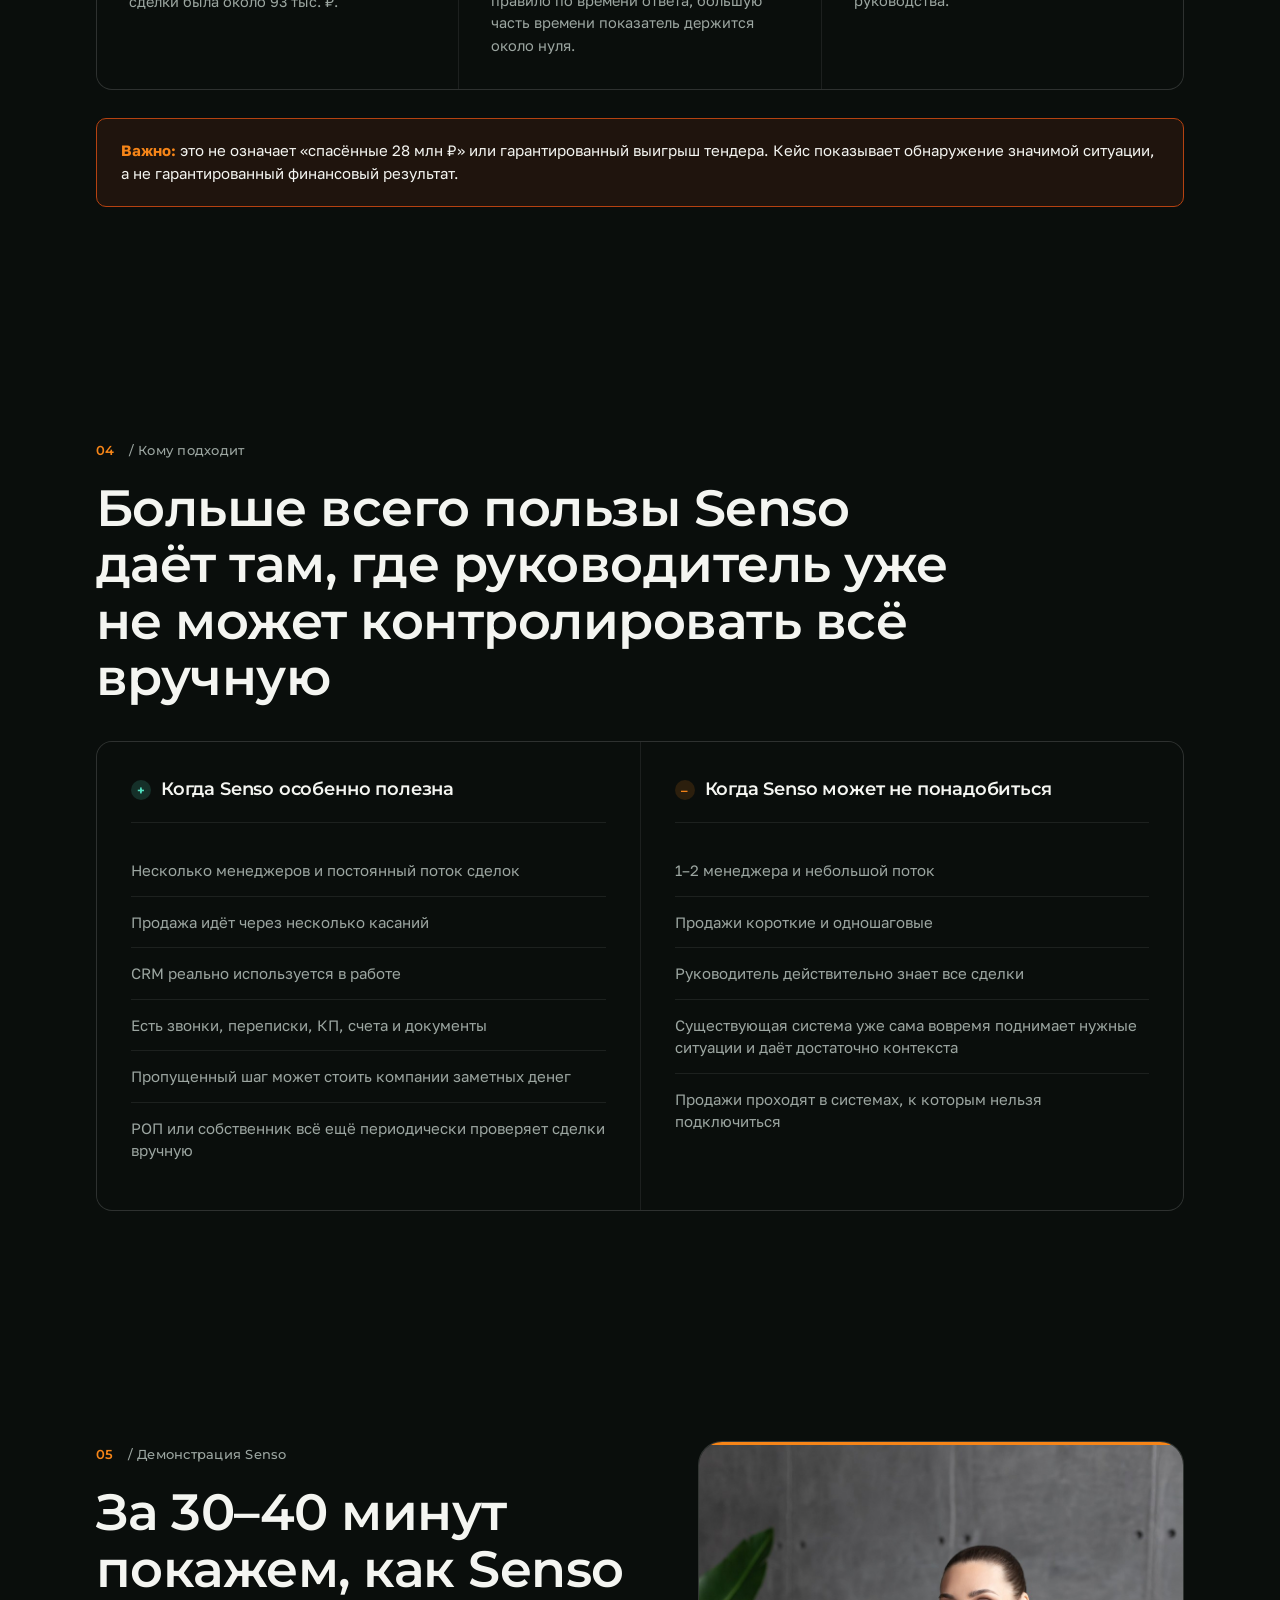
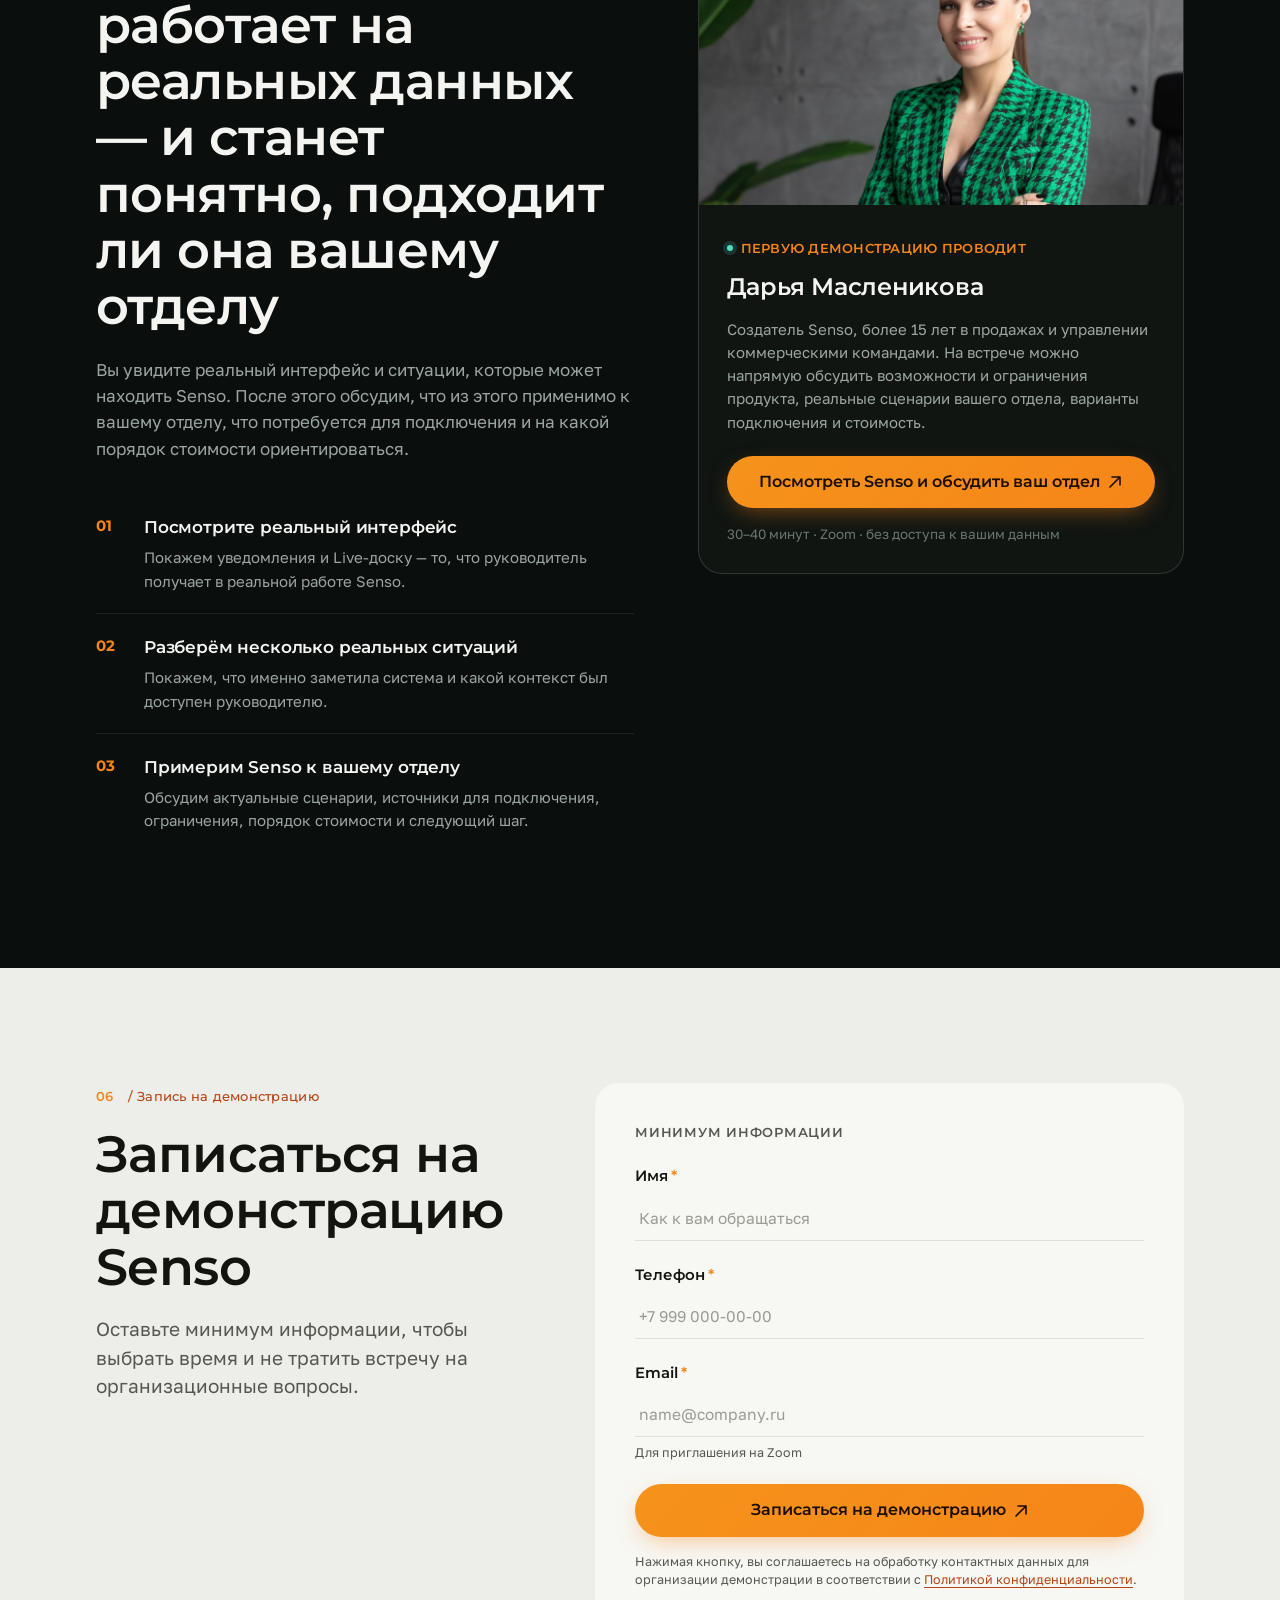
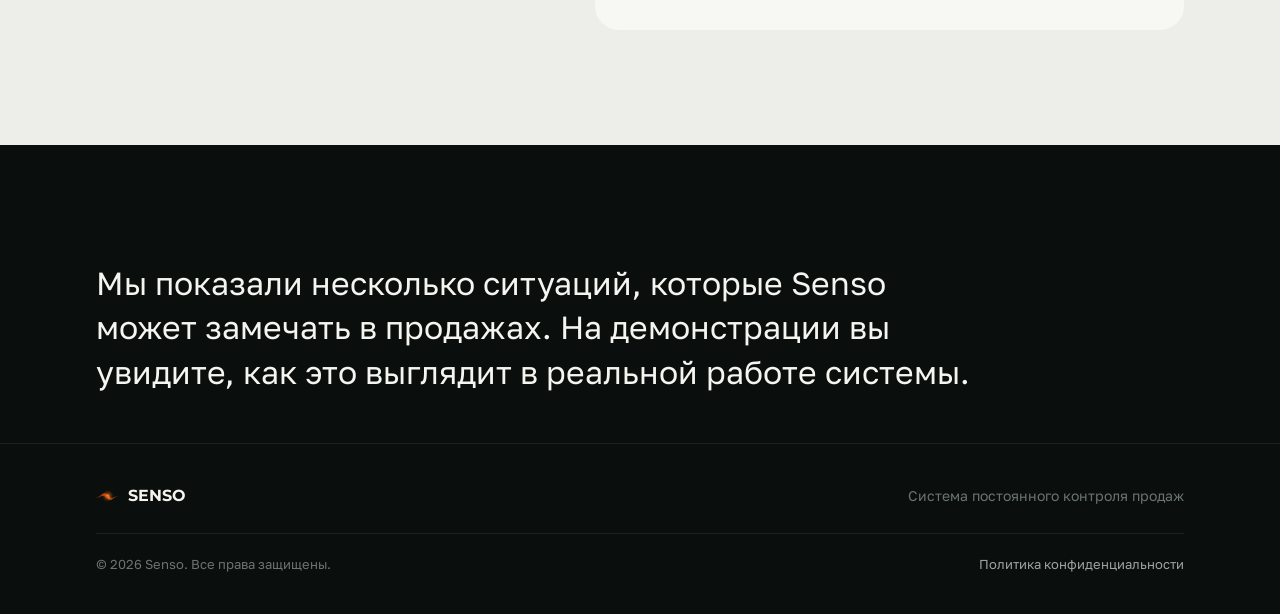
<file: hero-b/index.html>
<!doctype html>
<html lang="ru">
<head>
<meta charset="utf-8" />
<meta name="viewport" content="width=device-width, initial-scale=1" />
<title>Senso — важные ситуации сами приходят к руководителю</title>
<meta name="description" content="Senso постоянно проверяет CRM, звонки, переписки и документы по сделкам и сообщает руководителю, когда возникает важная ситуация." />
<link rel="canonical" href="https://ai-senso.ru/hero-b/" />
<meta property="og:title" content="Senso — важные ситуации сами приходят к руководителю" />
<meta property="og:description" content="Senso постоянно проверяет CRM, звонки, переписки и документы по сделкам и сообщает руководителю, когда возникает важная ситуация." />
<meta property="og:type" content="website" />
<meta property="og:url" content="https://ai-senso.ru/hero-b/" />
<meta property="og:image" content="https://ai-senso.ru/assets/img/og-cover.jpg" />
<meta property="og:image:width" content="1200" />
<meta property="og:image:height" content="630" />
<meta name="twitter:card" content="summary_large_image" />
<meta name="twitter:image" content="https://ai-senso.ru/assets/img/og-cover.jpg" />
<meta name="robots" content="index, follow" />
<link rel="icon" href="/assets/img/favicon.svg" type="image/svg+xml" />
<link rel="icon" href="/assets/img/favicon-96x96.png" sizes="96x96" type="image/png" />
<link rel="apple-touch-icon" href="/assets/img/apple-touch-icon.png" />
<link rel="manifest" href="/assets/img/site.webmanifest" />
<link rel="preconnect" href="https://fonts.googleapis.com" />
<link rel="preconnect" href="https://fonts.gstatic.com" crossorigin />
<link href="https://fonts.googleapis.com/css2?family=Golos+Text:wght@400;500;600;700&family=Montserrat:wght@500;600;700&display=swap" rel="stylesheet" />
<link rel="stylesheet" href="/assets/css/style.css" />
<!-- Yandex.Metrika counter -->
<script type="text/javascript">
    (function(m,e,t,r,i,k,a){
        m[i]=m[i]||function(){(m[i].a=m[i].a||[]).push(arguments)};
        m[i].l=1*new Date();
        for (var j = 0; j < document.scripts.length; j++) {if (document.scripts[j].src === r) { return; }}
        k=e.createElement(t),a=e.getElementsByTagName(t)[0],k.async=1,k.src=r,a.parentNode.insertBefore(k,a)
    })(window, document,'script','https://mc.yandex.ru/metrika/tag.js?id=111830249', 'ym');

    ym(111830249, 'init', {ssr:true, webvisor:true, clickmap:true, ecommerce:"dataLayer", referrer: document.referrer, url: location.href, accurateTrackBounce:true, trackLinks:true});
</script>
<noscript><div><img src="https://mc.yandex.ru/watch/111830249" style="position:absolute; left:-9999px;" alt="" /></div></noscript>
<!-- /Yandex.Metrika counter -->
</head>
<body>

<header class="site-header">
  <div class="container">
    <a href="/" class="brand" aria-label="Senso — на главную">
      <img src="/assets/img/logo.svg" alt="" width="30" height="18" />
      <span>SENSO</span>
    </a>
    <nav class="main-nav" aria-label="Основная навигация">
      <a href="#how-it-works">Как работает</a>
      <a href="#situations">Сценарии</a>
      <a href="#case-study">Где уже работает</a>
      <a href="#who-for">Кому подходит</a>
    </nav>
    <a class="btn btn--primary header-cta" href="#booking">Записаться на демонстрацию <svg viewBox="0 0 14 14" fill="none"><path d="M2 12L12 2M12 2H4M12 2V10" stroke="currentColor" stroke-width="1.6" stroke-linecap="round" stroke-linejoin="round"/></svg></a>
    <button class="nav-toggle" data-nav-toggle aria-label="Открыть меню" aria-expanded="false"><span></span></button>
  </div>
</header>
<div class="site-nav-drawer" data-nav-drawer>
  <div class="container">
    <a href="#how-it-works">Как работает</a>
    <a href="#situations">Сценарии</a>
    <a href="#case-study">Где уже работает</a>
    <a href="#who-for">Кому подходит</a>
    <a class="btn btn--primary btn--block" href="#booking">Записаться на демонстрацию <svg viewBox="0 0 14 14" fill="none"><path d="M2 12L12 2M12 2H4M12 2V10" stroke="currentColor" stroke-width="1.6" stroke-linecap="round" stroke-linejoin="round"/></svg></a>
  </div>
</div>

<section class="hero">
  <div class="container hero-grid">
    <div class="hero-copy" data-reveal>
      <span class="eyebrow"><span class="dot"></span>ВАЖНОЕ САМО ВЫХОДИТ НА ПЕРВЫЙ ПЛАН</span>
      <h1>Важные ситуации в продажах <span class="accent">сами приходят к руководителю</span></h1>
      <p>Senso — система постоянного контроля продаж. Она сама проверяет CRM, звонки, переписки и документы и сообщает руководителю, когда возникает важная ситуация.</p>
      <a class="btn btn--primary" href="#how-it-works">Увидеть, как работает Senso <svg viewBox="0 0 14 14" fill="none"><path d="M2 12L12 2M12 2H4M12 2V10" stroke="currentColor" stroke-width="1.6" stroke-linecap="round" stroke-linejoin="round"/></svg></a>
    </div>
    
<div class="hero-scene-wrap">
<div class="hero-scene" data-radar-scene>
  <svg class="radar-rings" viewBox="0 0 600 600" aria-hidden="true">
    <defs>
      <linearGradient id="sweepGradient" x1="0" y1="1" x2="0" y2="0">
        <stop offset="0%" stop-color="#51DFC0" stop-opacity="0" />
        <stop offset="100%" stop-color="#51DFC0" stop-opacity=".9" />
      </linearGradient>
    </defs>
    <circle class="ring ring--1" cx="300" cy="300" r="120" />
    <circle class="ring ring--2" cx="300" cy="300" r="200" />
    <circle class="ring ring--3" cx="300" cy="300" r="280" />
    <line class="sweep" x1="300" y1="300" x2="300" y2="20" />
  </svg>
  <div class="signal-core" data-signal-core>
    <span class="signal-tag">Важный сигнал</span>
    <strong data-signal-text>Клиент ждёт ответа</strong>
    <small data-signal-sub>Контекст собран из 4 источников</small>
  </div>
  <div class="tag tag--1" style="--x:8%; --y:36%;">КП открыто</div>
<div class="tag tag--2" style="--x:4%; --y:8%;">Звонок 14:21</div>
<div class="tag tag--3" style="--x:58%; --y:4%;">Счёт отправлен</div>
<div class="tag tag--4" style="--x:2%; --y:64%;">Новое сообщение</div>
<div class="tag tag--5" style="--x:10%; --y:88%;">Обещал вернуться</div>
<div class="tag tag--6" style="--x:60%; --y:78%;">Новый контакт</div>
</div>
<span class="scene-caption">Шум становится сигналом</span>
</div>
  </div>
  <div class="container">
    <div class="stats-bar" data-reveal>
      <div class="stat"><b>≈500</b><span>открытых сделок</span></div>
<div class="stat"><b>≈5</b><span>менеджеров</span></div>
<div class="stat"><b>60–70</b><span>квалифицированных лидов в неделю</span></div>
      <p class="stats-note">Масштаб реального B2B-отдела, на котором Senso создавали и дорабатывали.</p>
    </div>
  </div>
</section>

<section class="section" id="situations">
  <div class="container">
    <span class="eyebrow"><span class="dot"></span>Ситуации</span>
    <h2 class="section-heading" data-reveal>Сделка начинает теряться раньше, чем это становится заметно</h2>
    <p class="section-sub" data-reveal>Чаще всё начинается с одного пропущенного шага.</p>
    <div class="grid-2" style="margin-top:40px" data-reveal-group><div class="card" data-reveal><span class="num">01</span><h3>После счёта или КП клиент остался без следующего контакта</h3><p>Документ отправлен, но менеджер не уточнил, что дальше: оплата, вопрос, срок или следующий звонок.</p></div>
<div class="card" data-reveal><span class="num">02</span><h3>Клиент ждёт ответа</h3><p>Клиент уже написал или задал вопрос, а содержательного ответа всё ещё нет.</p></div>
<div class="card" data-reveal><span class="num">03</span><h3>Крупная возможность осталась без внимания руководителя</h3><p>В CRM она может выглядеть небольшой или вообще закрыться, хотя в разговоре или документах есть крупный запрос.</p></div>
<div class="card" data-reveal><span class="num">04</span><h3>Менеджер обещал вернуться к клиенту, но не вернулся</h3><p>Даже если задача есть в CRM, Senso проверяет, произошло ли обещанное действие фактически.</p></div>
<div class="card" data-reveal><span class="num">05</span><h3>Появилась претензия клиента</h3><p>Руководитель узнаёт о ней, когда на ситуацию ещё можно отреагировать, а не только из позднего отчёта.</p></div>
<div class="card" data-reveal><span class="num">06</span><h3>Менеджер предложил скидку без запроса</h3><p>Senso замечает, когда скидка появляется в коммуникации до того, как клиент вообще попросил снизить цену.</p></div></div>
    <p class="situations-quote" data-reveal>Если всё идёт нормально, Senso остаётся в фоне. Если появляется повод обратить внимание — сообщает об этом сама.</p>
  </div>
</section>

<section class="section" id="how-it-works">
  <div class="container how-layout">
    <div data-reveal>
      <span class="eyebrow eyebrow--path"><b>01</b> / Как работает Senso</span>
      <h2 class="section-heading">Senso сама проверяет продажи и зовёт руководителя, когда есть повод посмотреть внимательнее</h2>
      <p class="section-sub">Не нужно запускать проверку вручную. Senso работает в фоне на подключённых данных и следит за уже настроенными сценариями.</p>
      <div class="source-chips"><span>CRM</span>
<span>Звонки</span>
<span>Переписки</span>
<span>Документы</span></div>
    </div>
    <div class="how-steps" data-reveal><div class="card"><span class="num">01</span><h3>Постоянно проверяет, что происходит</h3><p>Senso получает данные из CRM, звонков, переписок и документов и проверяет, не возникла ли одна из важных ситуаций.</p></div>
<div class="card"><span class="num">02</span><h3>Находит конкретную ситуацию</h3><p>Например: клиент долго ждёт ответа, менеджер не выполнил обещание, после КП нет следующего шага или появился крупный запрос.</p></div>
<div class="card"><span class="num">03</span><h3>Отправляет уведомление и ставит ситуацию на Live-доску</h3><p>Руководитель получает уведомление в подключённом канале. На Live-доске одновременно собраны все актуальные открытые ситуации — не сотни обычных сделок.</p></div>
<div class="card"><span class="num">04</span><h3>Даёт контекст для решения</h3><p>Открыв ситуацию, руководитель видит, что произошло, по какой сделке и какие важные события этому предшествовали. Решение — вмешиваться или нет — остаётся за человеком.</p></div></div>
    <div class="trust-box" data-reveal>CRM менять не нужно. Senso работает поверх уже используемых систем, не ведёт продажу вместо менеджеров и не заменяет РОПа.</div>
  </div>
</section>

<section class="section">
  <div class="container">
    <div class="compare-header-grid">
      <div data-reveal>
        <span class="eyebrow"><span class="dot"></span>Сравнение инструментов</span>
        <h2 class="section-heading" style="margin-bottom:0">Зачем Senso, если уже есть CRM, речевая аналитика или AI-РОП?</h2>
      </div>
      <p class="compare-intro" data-reveal style="margin-bottom:0">Сегодня эти инструменты сильно пересекаются. Поэтому честнее сравнивать не количество AI-функций, а то, сколько проверки после работы системы всё ещё остаётся руководителю.</p>
    </div>
    <div class="grid-2" data-reveal-group><div class="card" data-reveal><span class="num" style="color:var(--orange)">01</span><h3>CRM с AI</h3><p>CRM нужна команде, чтобы вести сделки, задачи и коммуникации. AI внутри CRM уже помогает анализировать данные и находить проблемы. Senso нужна не вместо CRM: она имеет смысл там, где руководителю всё ещё приходится регулярно открывать CRM именно ради контроля и самому искать подозрительные ситуации.</p></div>
<div class="card" data-reveal><span class="num" style="color:var(--orange)">02</span><h3>Речевая аналитика</h3><p>Она помогает глубоко разбирать разговоры и переписки: качество работы менеджеров, возражения, причины потерь, обучение. Senso использует коммуникации как один из источников и проверяет, что произошло дальше: выполнено ли обещание, появился ли следующий шаг, совпадает ли реальный запрос клиента с тем, что отражено в CRM.</p></div>
<div class="card" data-reveal><span class="num" style="color:var(--orange)">03</span><h3>AI-РОП</h3><p>Это наиболее близкий класс решений. Обычно он стремится быть широким управленческим инструментом: прогнозы, рейтинги, планы, оценки менеджеров, рекомендации, обучение и сигналы. Текущая Senso уже по фокусу: она не заменяет РОПа и не пытается управлять отделом. Её задача — постоянно проверять выбранные ситуации и подключать руководителя, когда действительно нужен его взгляд.</p></div>
<div class="card" data-reveal><span class="num" style="color:var(--orange)">04</span><h3>BI и управленческие дашборды</h3><p>Показывают общую картину и уже произошедшие результаты: динамику продаж, количество сделок, конверсии, выигранные и проигранные сделки, выполнение показателей. Senso работает раньше: замечает конкретные ситуации внутри ещё идущих сделок — например, когда клиент ждёт ответа, менеджер не выполнил обещание или после КП не появился следующий шаг. Руководитель может вмешаться до того, как проблема станет потерянной сделкой и попадёт в отчёт.</p></div></div>
    <div class="trust-box trust-box--orange" style="margin-top:28px" data-reveal>Если один из этих инструментов уже сам находит нужные ситуации, вовремя сообщает о них и даёт достаточно контекста — Senso вам, скорее всего, не нужна.</div>
  </div>
</section>

<section class="section section--light origin-wrap" id="origin">
  <div class="container origin-layout">
    <div data-reveal>
      <span class="eyebrow eyebrow--path"><b>02</b> / Создано в реальной работе</span>
      <h2 class="section-heading">Senso сначала сделали для себя</h2>
    </div>
    <div data-reveal>
      <p>Когда в действующем B2B-бизнесе стало слишком много параллельных сделок, звонков и переписок, руководителю стало невозможно постоянно проверять всё вручную. Senso начали делать как внутренний инструмент: система должна была сама замечать важные ситуации и сообщать о них.</p>
<p>Её дорабатывали на реальной работе отдела, проверяли на реальных сделках и только потом превратили в самостоятельный продукт.</p>
    </div>
  </div>
  <div class="container">
    <ul class="timeline" data-reveal-group><li><span class="t-num">01</span><span class="t-label">Собственная проблема</span></li>
<li><span class="t-num">02</span><span class="t-label">Внутренний инструмент</span></li>
<li><span class="t-num">03</span><span class="t-label">Реальная эксплуатация</span></li>
<li><span class="t-num">04</span><span class="t-label">Самостоятельный продукт</span></li></ul>
    <div class="origin-callout" data-reveal>Не продукт, придуманный «для рынка». Сначала — реальная управленческая задача, потом — продукт.</div>
  </div>
</section>

<section class="section" id="case-study">
  <div class="container">
    <div class="case-header">
      <div data-reveal>
        <span class="eyebrow eyebrow--path"><b>03</b> / Где уже работает Senso</span>
        <h2 class="section-heading" style="margin-bottom:0">Что руководитель увидел с помощью Senso</h2>
      </div>
      <p class="section-sub" data-reveal style="margin-bottom:0">Компания по импорту и оптовой торговле запчастями · 5 менеджеров · 60–70 квалифицированных лидов в неделю · около 500 открытых сделок.</p>
    </div>
    <div class="episodes" data-reveal-group><div class="episode" data-reveal><span class="ep-label">Эпизод 01</span><div class="ep-figure">≈93 тыс. ₽ → ≈1,9 млн ₽</div><h4>В CRM — одна сумма, в разговоре — крупный запрос</h4><p>Менеджер и клиент обсуждали поставку примерно на 1,9 млн ₽, хотя в CRM сумма сделки была около 93 тыс. ₽.</p></div>
<div class="episode" data-reveal><span class="ep-label">Эпизод 02</span><div class="ep-figure">≈10 → ≈0</div><h4>Открытых ситуаций «клиент ждёт ответа»</h4><p>На старте Senso одновременно показывала около 10 таких ситуаций. После того как проблема стала постоянно видимой и в компании ввели правило по времени ответа, большую часть времени показатель держится около нуля.</p></div>
<div class="episode" data-reveal><span class="ep-label">Эпизод 03</span><div class="ep-figure">≈28 млн ₽</div><h4>Тендер, о котором руководителю важно было знать</h4><p>Менеджер решил не участвовать и закрыл сделку. Senso подняла крупную возможность в поле зрения руководства.</p></div></div>
    <p class="disclaimer" data-reveal><b>Важно:</b> это не означает «спасённые 28 млн ₽» или гарантированный выигрыш тендера. Кейс показывает обнаружение значимой ситуации, а не гарантированный финансовый результат.</p>
  </div>
</section>

<section class="section" id="who-for">
  <div class="container">
    <span class="eyebrow eyebrow--path"><b>04</b> / Кому подходит</span>
    <h2 class="section-heading" data-reveal>Больше всего пользы Senso даёт там, где руководитель уже не может контролировать всё вручную</h2>
    <div class="who-grid" style="margin-top:36px" data-reveal>
      <div class="who-col who-col--yes">
        <h3><span class="mark">+</span>Когда Senso особенно полезна</h3>
        <ul><li>Несколько менеджеров и постоянный поток сделок</li>
<li>Продажа идёт через несколько касаний</li>
<li>CRM реально используется в работе</li>
<li>Есть звонки, переписки, КП, счета и документы</li>
<li>Пропущенный шаг может стоить компании заметных денег</li>
<li>РОП или собственник всё ещё периодически проверяет сделки вручную</li></ul>
      </div>
      <div class="who-col who-col--no">
        <h3><span class="mark">–</span>Когда Senso может не понадобиться</h3>
        <ul><li>1–2 менеджера и небольшой поток</li>
<li>Продажи короткие и одношаговые</li>
<li>Руководитель действительно знает все сделки</li>
<li>Существующая система уже сама вовремя поднимает нужные ситуации и даёт достаточно контекста</li>
<li>Продажи проходят в системах, к которым нельзя подключиться</li></ul>
      </div>
    </div>
  </div>
</section>

<section class="section" id="demo">
  <div class="container demo-layout">
    <div class="demo-copy" data-reveal>
      <span class="eyebrow eyebrow--path"><b>05</b> / Демонстрация Senso</span>
      <h2 class="section-heading" style="margin-bottom:0">За 30–40 минут покажем, как Senso работает на реальных данных — и станет понятно, подходит ли она вашему отделу</h2>
      <p class="lead">Вы увидите реальный интерфейс и ситуации, которые может находить Senso. После этого обсудим, что из этого применимо к вашему отделу, что потребуется для подключения и на какой порядок стоимости ориентироваться.</p>
      <ul class="demo-steps"><li><span class="d-num">01</span><div><h4>Посмотрите реальный интерфейс</h4><p>Покажем уведомления и Live-доску — то, что руководитель получает в реальной работе Senso.</p></div></li>
<li><span class="d-num">02</span><div><h4>Разберём несколько реальных ситуаций</h4><p>Покажем, что именно заметила система и какой контекст был доступен руководителю.</p></div></li>
<li><span class="d-num">03</span><div><h4>Примерим Senso к вашему отделу</h4><p>Обсудим актуальные сценарии, источники для подключения, ограничения, порядок стоимости и следующий шаг.</p></div></li></ul>
    </div>
    <div class="daria-card" data-reveal>
      <div class="daria-photo">
        <img src="/assets/img/daria.jpg" alt="Дарья Масленикова" loading="lazy"
             onerror="this.closest('.daria-photo').style.background='linear-gradient(135deg,#241a10,#0e1c18)'; this.remove();" />
      </div>
      <div class="daria-body">
        <span class="eyebrow" style="margin-bottom:0"><span class="dot"></span>ПЕРВУЮ ДЕМОНСТРАЦИЮ ПРОВОДИТ</span>
        <h3 class="daria-name">Дарья Масленикова</h3>
        <p class="role">Создатель Senso, более 15 лет в продажах и управлении коммерческими командами. На встрече можно напрямую обсудить возможности и ограничения продукта, реальные сценарии вашего отдела, варианты подключения и стоимость.</p>
        <a class="btn btn--primary btn--block" href="#booking">Посмотреть Senso и обсудить ваш отдел <svg viewBox="0 0 14 14" fill="none"><path d="M2 12L12 2M12 2H4M12 2V10" stroke="currentColor" stroke-width="1.6" stroke-linecap="round" stroke-linejoin="round"/></svg></a>
        <p class="daria-micro">30–40 минут · Zoom · без доступа к вашим данным</p>
      </div>
    </div>
  </div>
</section>

<section class="section section--light" id="booking">
  <div class="container form-layout">
    <div data-reveal>
      <span class="eyebrow eyebrow--path"><b>06</b> / Запись на демонстрацию</span>
      <h2 class="section-heading">Записаться на демонстрацию Senso</h2>
      <p class="section-sub">Оставьте минимум информации, чтобы выбрать время и не тратить встречу на организационные вопросы.</p>
    </div>
    <form class="form-panel" data-booking-form data-endpoint="" data-reveal novalidate>
      <p class="panel-label">МИНИМУМ ИНФОРМАЦИИ</p>
      <div class="field">
        <label for="f-name">Имя<span class="req">*</span></label>
        <input id="f-name" name="name" type="text" placeholder="Как к вам обращаться" required />
      </div>
      <div class="field">
        <label for="f-phone">Телефон<span class="req">*</span></label>
        <input id="f-phone" name="phone" type="tel" placeholder="+7 999 000-00-00" required />
      </div>
      <div class="field">
        <label for="f-email">Email<span class="req">*</span></label>
        <input id="f-email" name="email" type="email" placeholder="name@company.ru" required />
        <p class="field-hint">Для приглашения на Zoom</p>
      </div>
      <button class="btn btn--primary btn--block" type="submit">Записаться на демонстрацию <svg viewBox="0 0 14 14" fill="none"><path d="M2 12L12 2M12 2H4M12 2V10" stroke="currentColor" stroke-width="1.6" stroke-linecap="round" stroke-linejoin="round"/></svg></button>
      <p class="form-consent">Нажимая кнопку, вы соглашаетесь на обработку контактных данных для организации демонстрации в соответствии с <a href="/privacy/">Политикой конфиденциальности</a>.</p>
      <p class="form-status" data-form-status></p>
    </form>
  </div>
</section>

<section class="section" style="padding-bottom:48px">
  <div class="container">
    <p class="final-phrase" data-reveal>Мы показали несколько ситуаций, которые Senso может замечать в продажах. На демонстрации вы увидите, как это выглядит в реальной работе системы.</p>
  </div>
</section>

<footer class="site-footer">
  <div class="container">
    <div class="footer-top">
      <div class="footer-brand">
        <img src="/assets/img/logo.svg" alt="" width="22" height="14" />
        <span>SENSO</span>
      </div>
      <span class="footer-tagline">Система постоянного контроля продаж</span>
    </div>
    <div class="footer-legal">
      <span>© 2026 Senso. Все права защищены.</span>
      <span><a href="/privacy/">Политика конфиденциальности</a></span>
    </div>
  </div>
</footer>
<script src="/assets/js/main.js" defer></script>
</body>
</html>
</file>
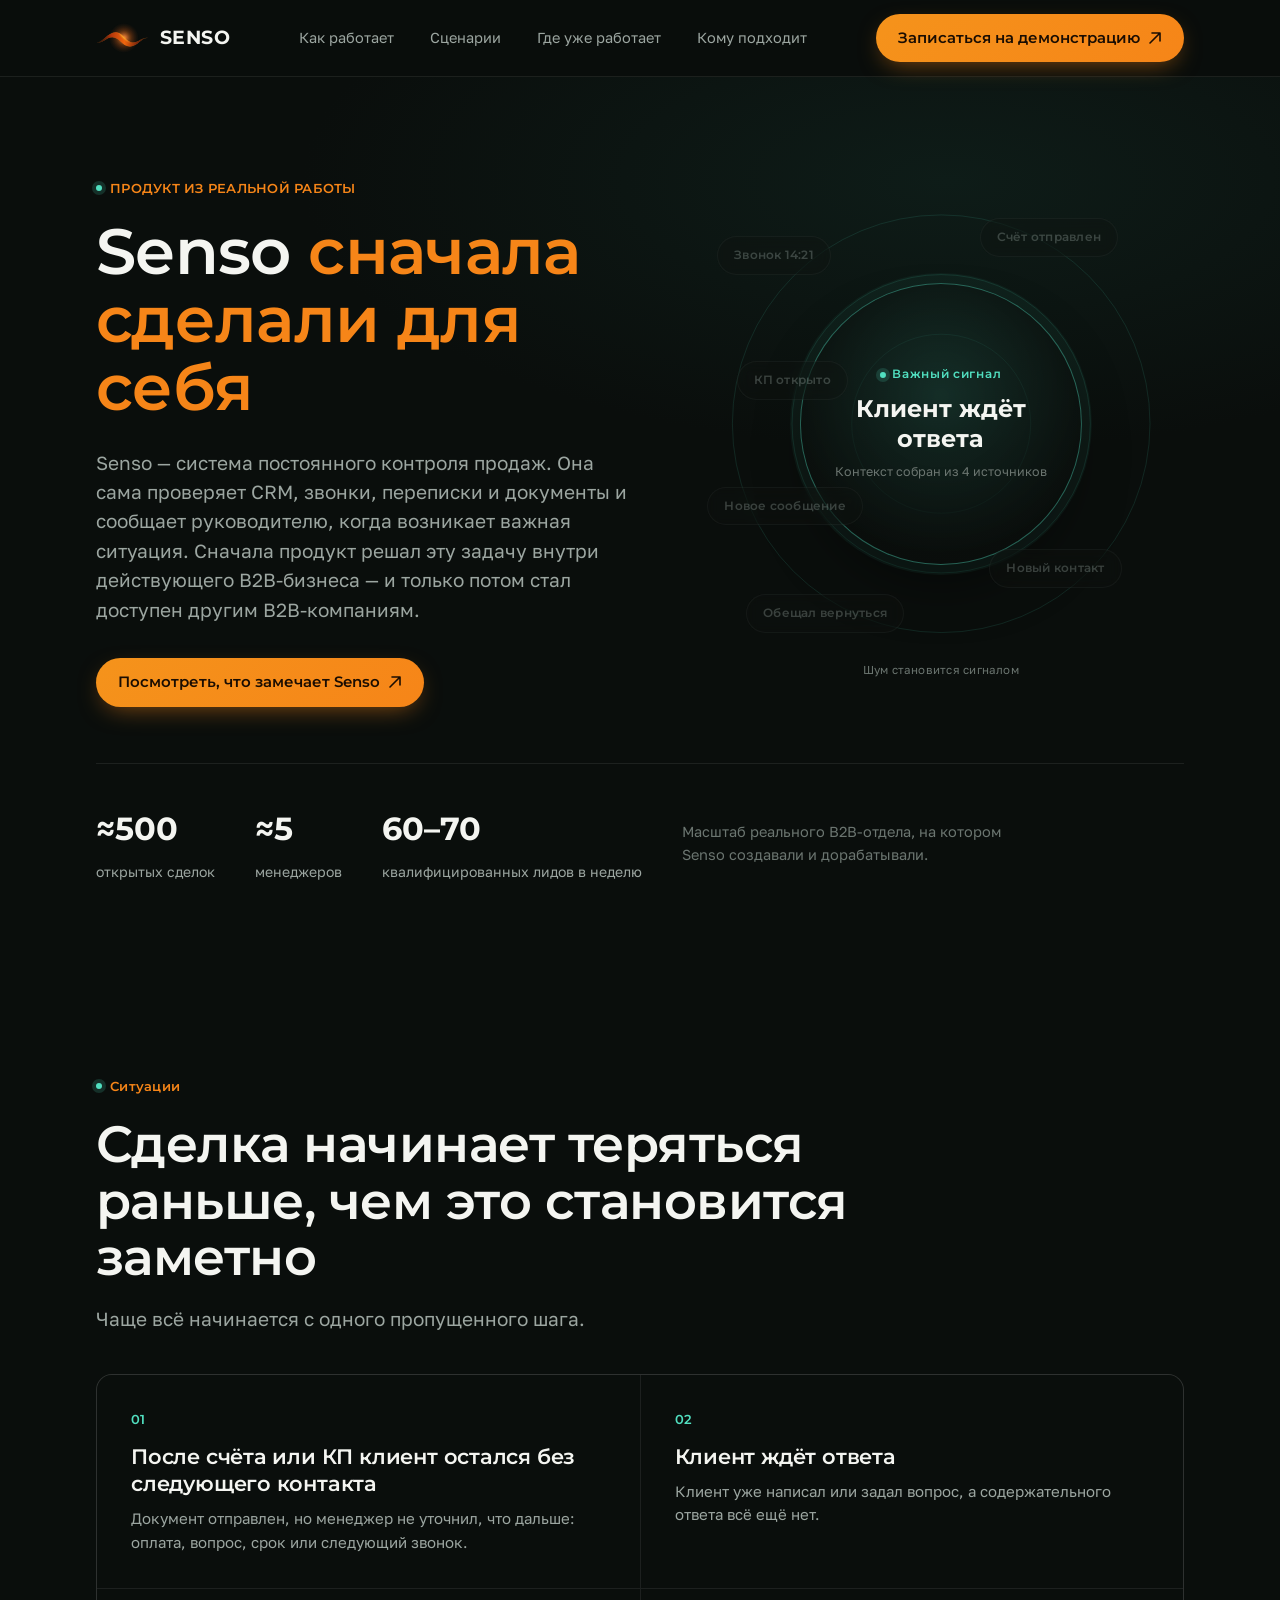
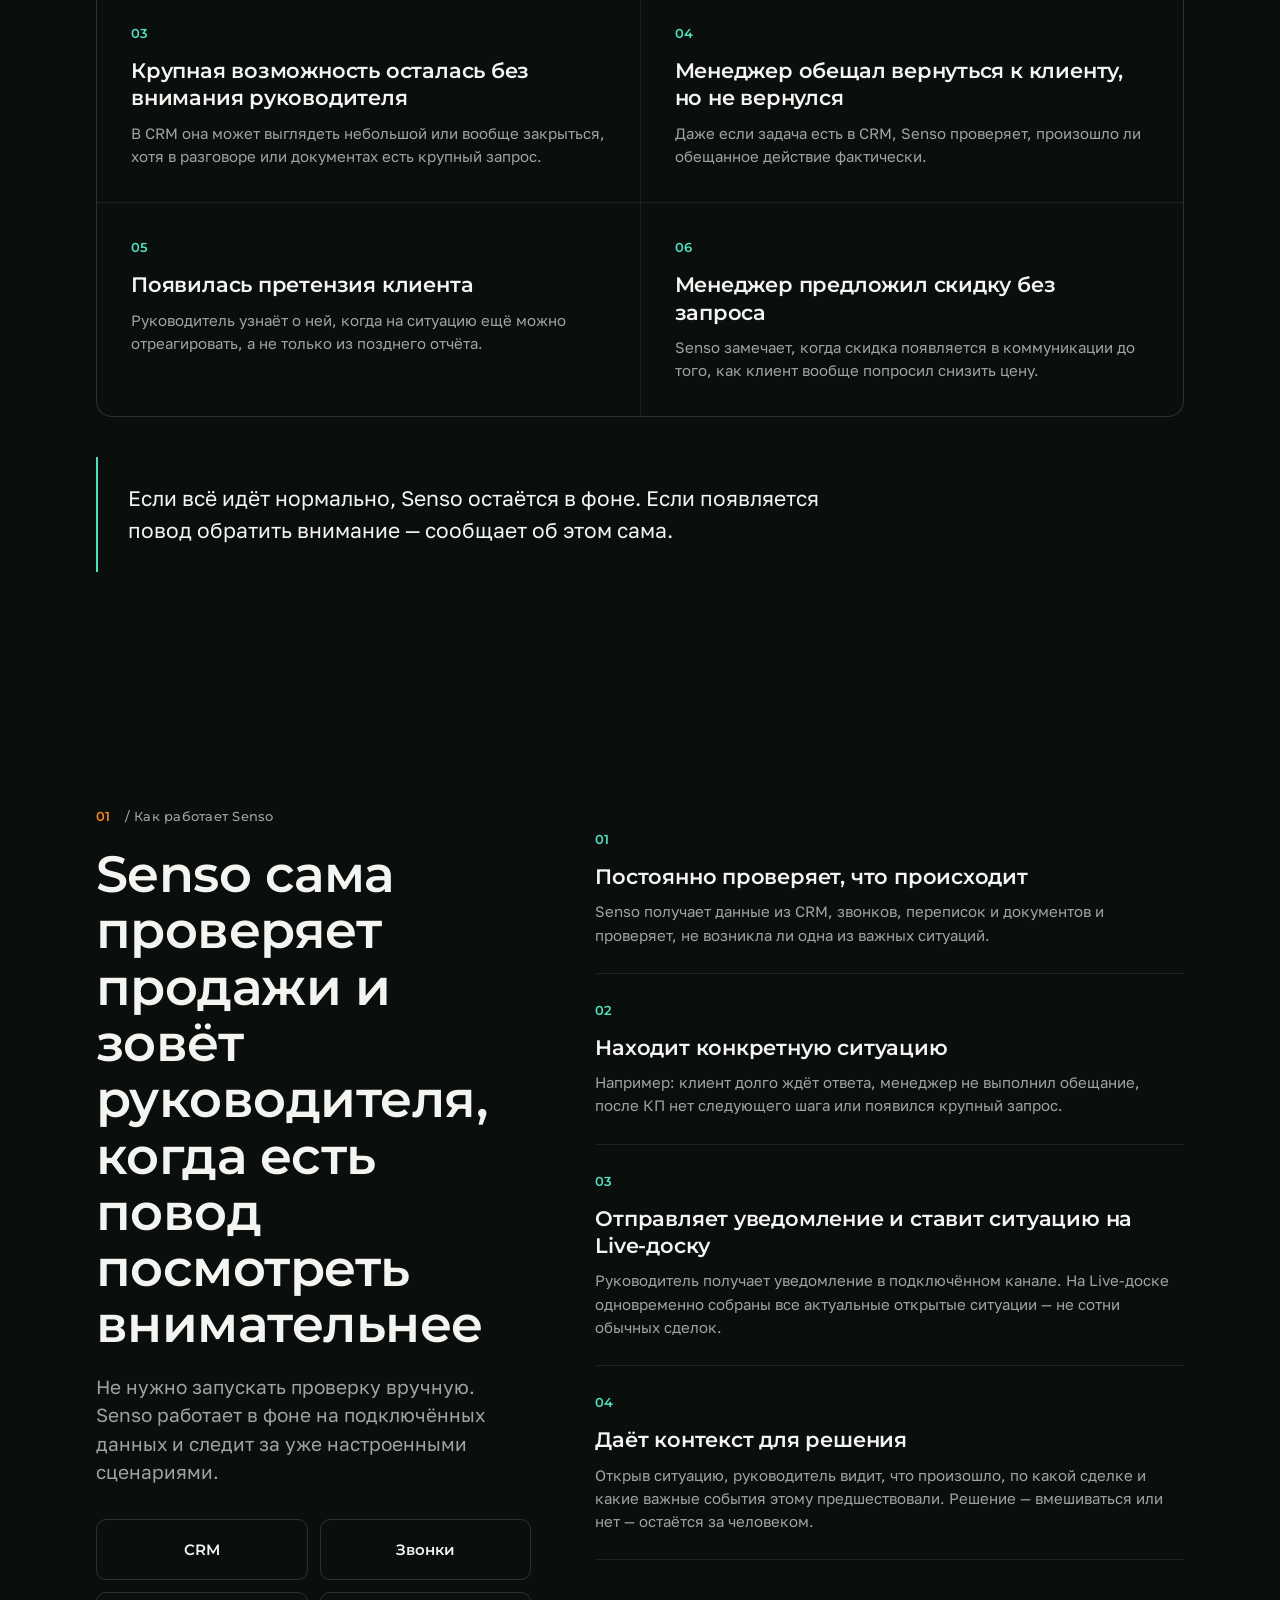
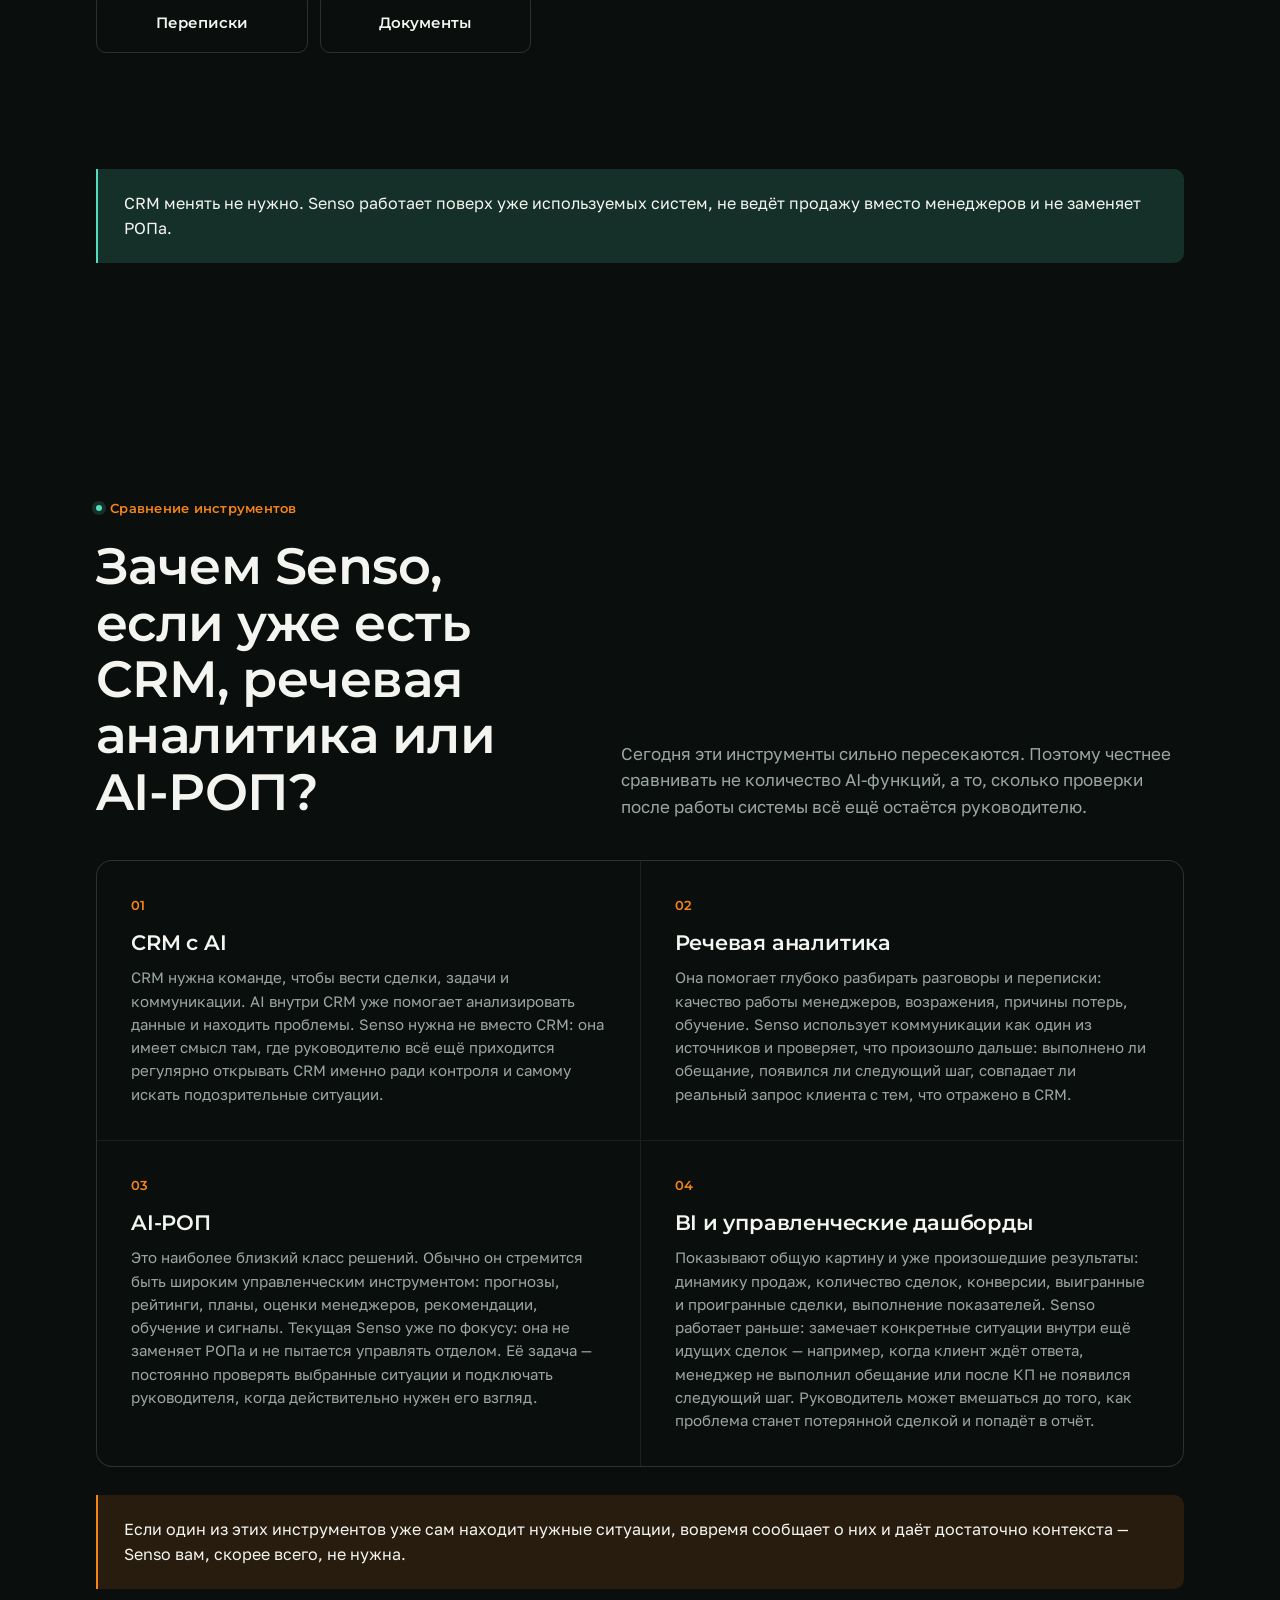
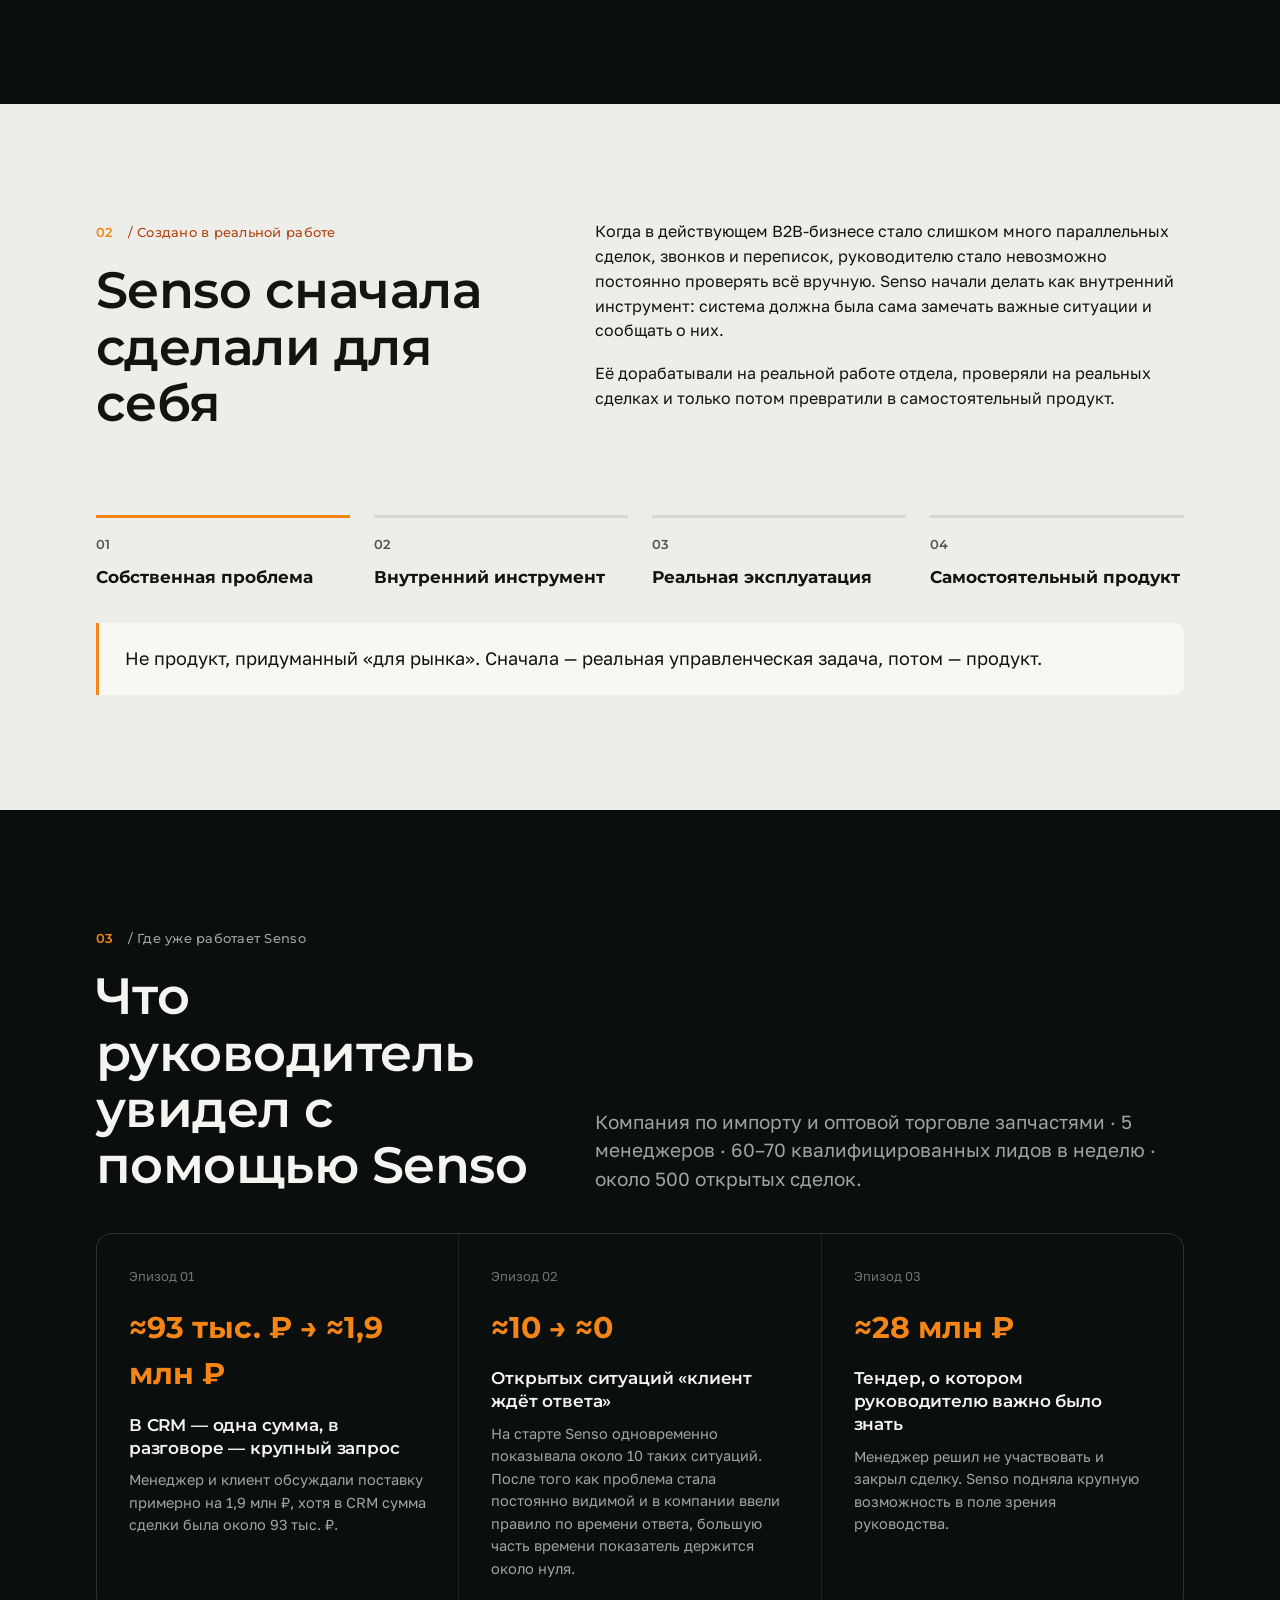
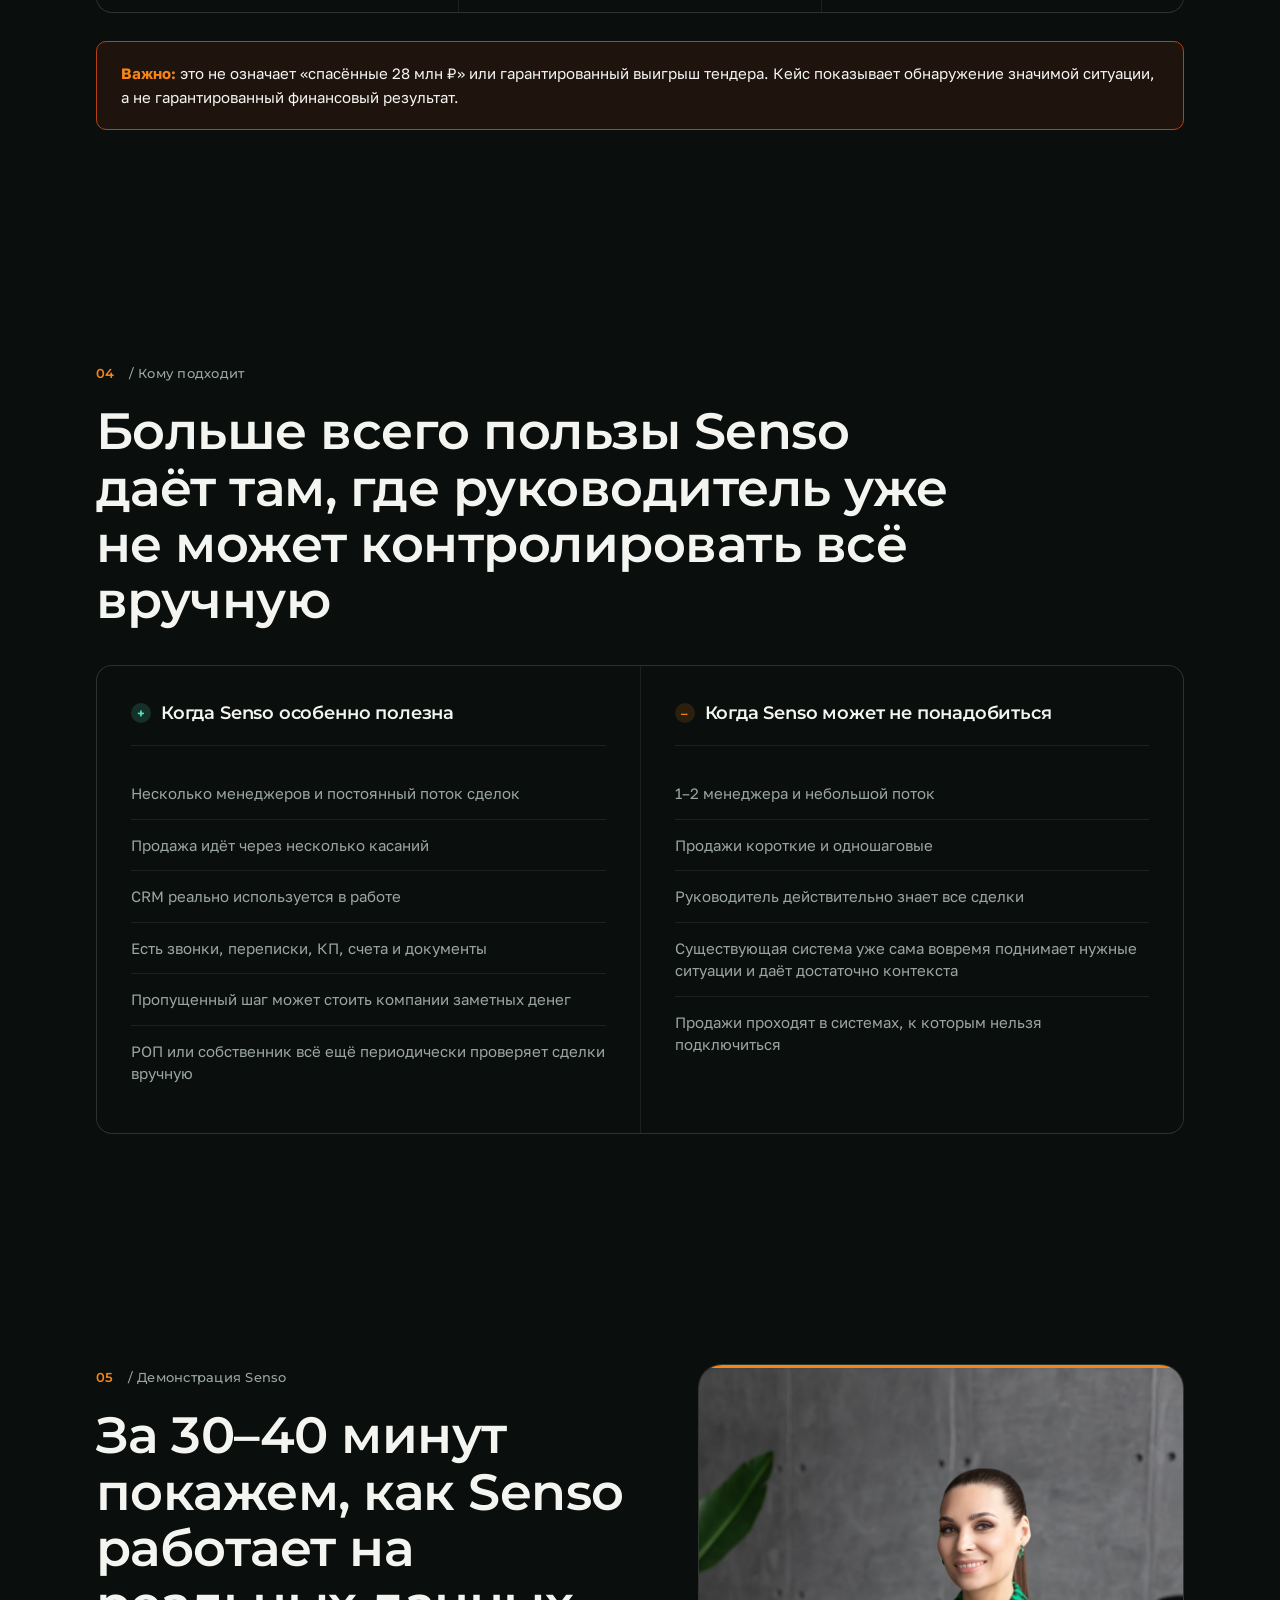
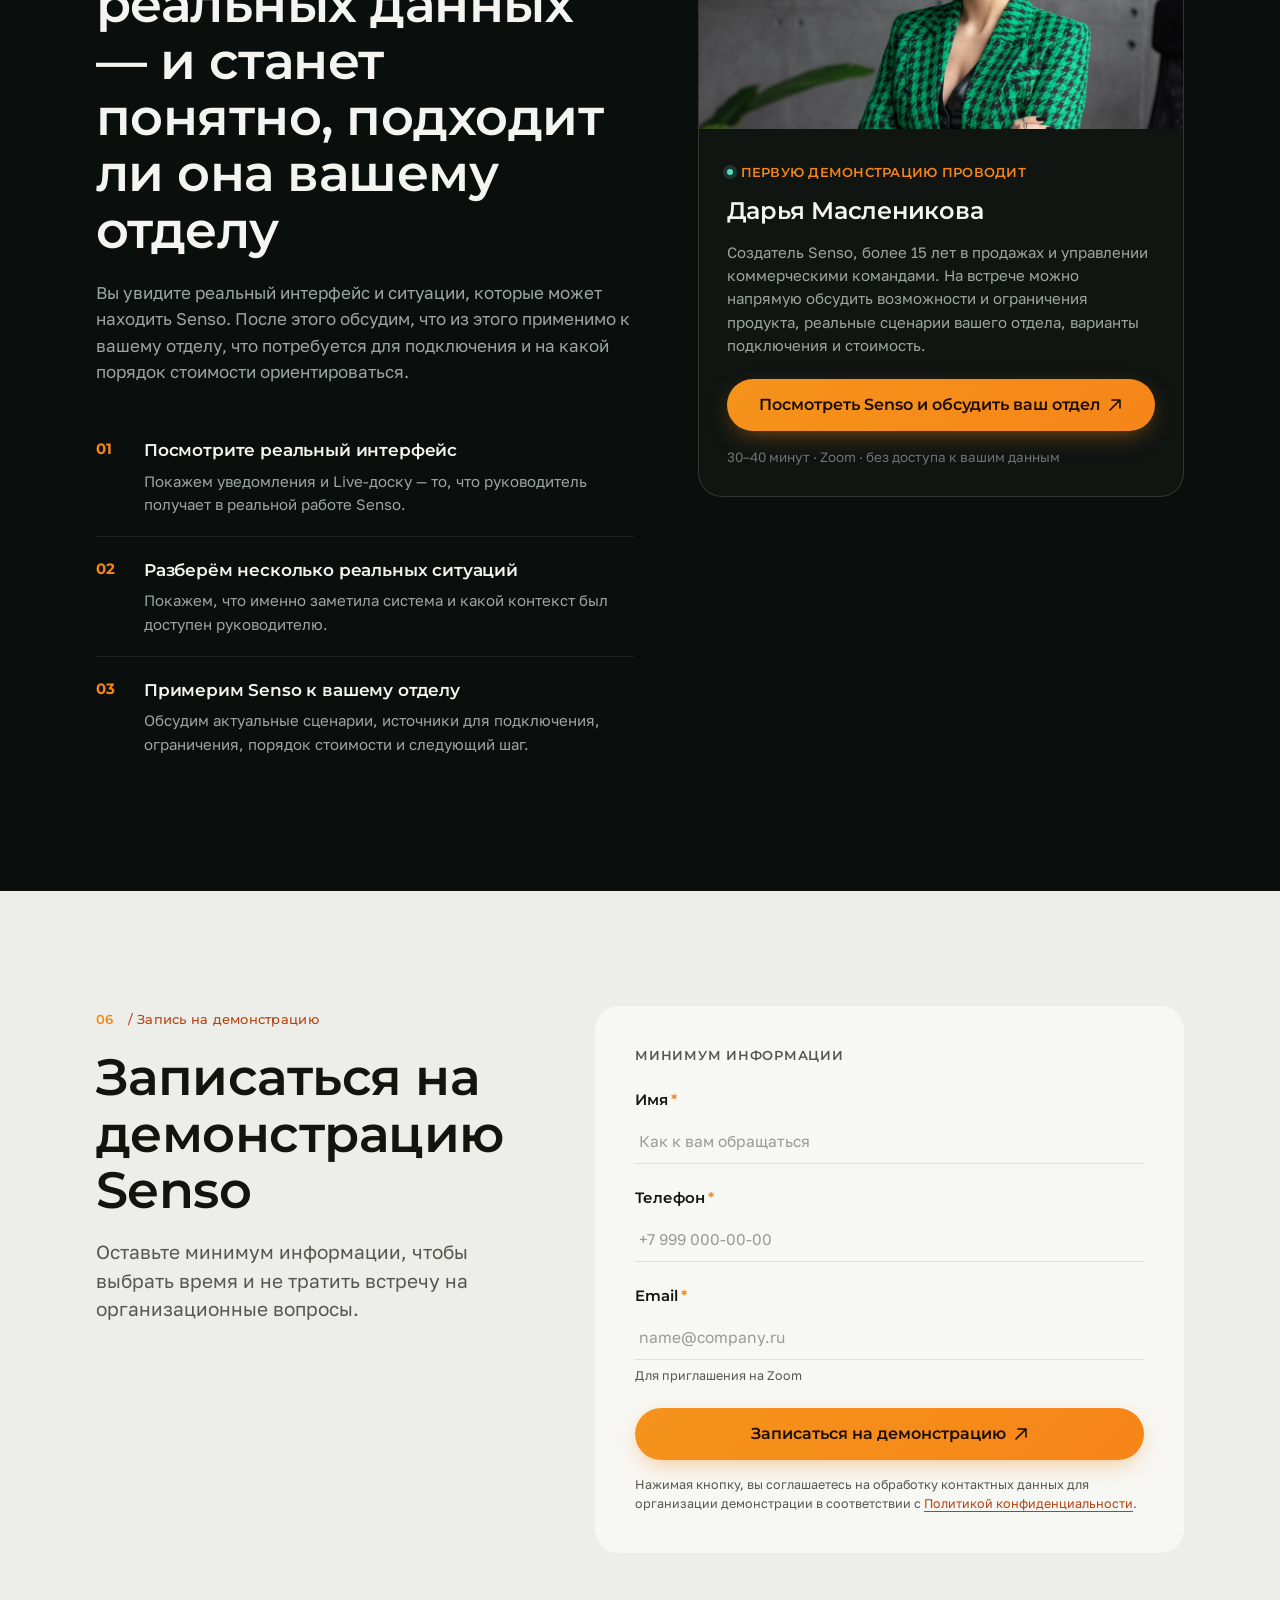
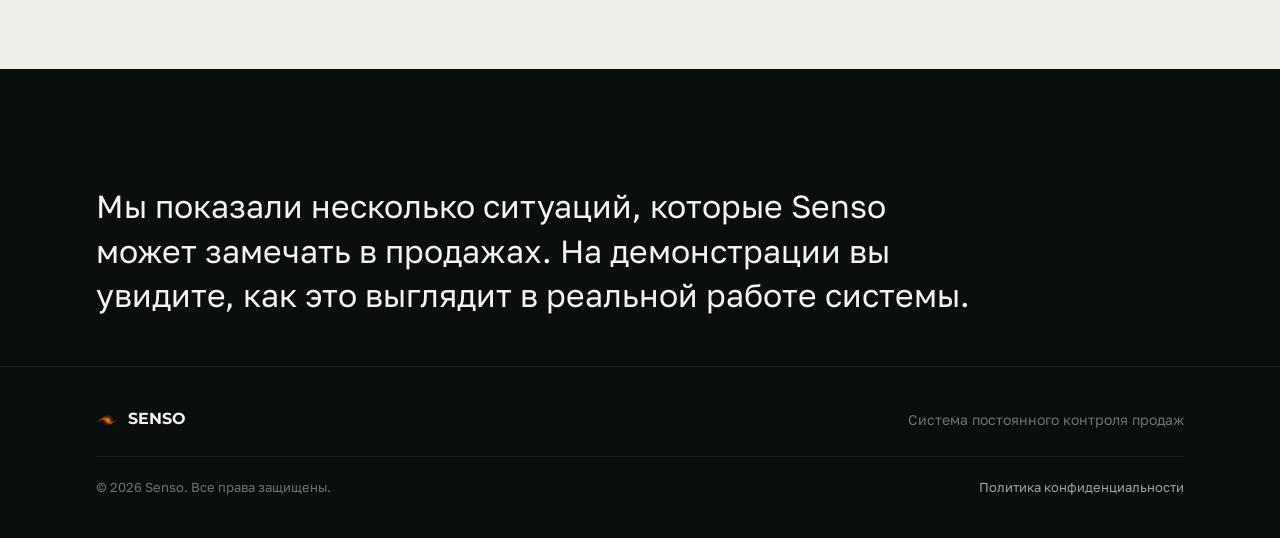
<file: hero-c/index.html>
<!doctype html>
<html lang="ru">
<head>
<meta charset="utf-8" />
<meta name="viewport" content="width=device-width, initial-scale=1" />
<title>Senso — продукт из реальной работы</title>
<meta name="description" content="Senso постоянно проверяет CRM, звонки, переписки и документы по сделкам и сообщает руководителю, когда возникает важная ситуация." />
<link rel="canonical" href="https://ai-senso.ru/hero-c/" />
<meta property="og:title" content="Senso — продукт из реальной работы" />
<meta property="og:description" content="Senso постоянно проверяет CRM, звонки, переписки и документы по сделкам и сообщает руководителю, когда возникает важная ситуация." />
<meta property="og:type" content="website" />
<meta property="og:url" content="https://ai-senso.ru/hero-c/" />
<meta property="og:image" content="https://ai-senso.ru/assets/img/og-cover.jpg" />
<meta property="og:image:width" content="1200" />
<meta property="og:image:height" content="630" />
<meta name="twitter:card" content="summary_large_image" />
<meta name="twitter:image" content="https://ai-senso.ru/assets/img/og-cover.jpg" />
<meta name="robots" content="index, follow" />
<link rel="icon" href="/assets/img/favicon.svg" type="image/svg+xml" />
<link rel="icon" href="/assets/img/favicon-96x96.png" sizes="96x96" type="image/png" />
<link rel="apple-touch-icon" href="/assets/img/apple-touch-icon.png" />
<link rel="manifest" href="/assets/img/site.webmanifest" />
<link rel="preconnect" href="https://fonts.googleapis.com" />
<link rel="preconnect" href="https://fonts.gstatic.com" crossorigin />
<link href="https://fonts.googleapis.com/css2?family=Golos+Text:wght@400;500;600;700&family=Montserrat:wght@500;600;700&display=swap" rel="stylesheet" />
<link rel="stylesheet" href="/assets/css/style.css" />
<!-- Yandex.Metrika counter -->
<script type="text/javascript">
    (function(m,e,t,r,i,k,a){
        m[i]=m[i]||function(){(m[i].a=m[i].a||[]).push(arguments)};
        m[i].l=1*new Date();
        for (var j = 0; j < document.scripts.length; j++) {if (document.scripts[j].src === r) { return; }}
        k=e.createElement(t),a=e.getElementsByTagName(t)[0],k.async=1,k.src=r,a.parentNode.insertBefore(k,a)
    })(window, document,'script','https://mc.yandex.ru/metrika/tag.js?id=111830249', 'ym');

    ym(111830249, 'init', {ssr:true, webvisor:true, clickmap:true, ecommerce:"dataLayer", referrer: document.referrer, url: location.href, accurateTrackBounce:true, trackLinks:true});
</script>
<noscript><div><img src="https://mc.yandex.ru/watch/111830249" style="position:absolute; left:-9999px;" alt="" /></div></noscript>
<!-- /Yandex.Metrika counter -->
</head>
<body>

<header class="site-header">
  <div class="container">
    <a href="/" class="brand" aria-label="Senso — на главную">
      <img src="/assets/img/logo.svg" alt="" width="30" height="18" />
      <span>SENSO</span>
    </a>
    <nav class="main-nav" aria-label="Основная навигация">
      <a href="#how-it-works">Как работает</a>
      <a href="#situations">Сценарии</a>
      <a href="#case-study">Где уже работает</a>
      <a href="#who-for">Кому подходит</a>
    </nav>
    <a class="btn btn--primary header-cta" href="#booking">Записаться на демонстрацию <svg viewBox="0 0 14 14" fill="none"><path d="M2 12L12 2M12 2H4M12 2V10" stroke="currentColor" stroke-width="1.6" stroke-linecap="round" stroke-linejoin="round"/></svg></a>
    <button class="nav-toggle" data-nav-toggle aria-label="Открыть меню" aria-expanded="false"><span></span></button>
  </div>
</header>
<div class="site-nav-drawer" data-nav-drawer>
  <div class="container">
    <a href="#how-it-works">Как работает</a>
    <a href="#situations">Сценарии</a>
    <a href="#case-study">Где уже работает</a>
    <a href="#who-for">Кому подходит</a>
    <a class="btn btn--primary btn--block" href="#booking">Записаться на демонстрацию <svg viewBox="0 0 14 14" fill="none"><path d="M2 12L12 2M12 2H4M12 2V10" stroke="currentColor" stroke-width="1.6" stroke-linecap="round" stroke-linejoin="round"/></svg></a>
  </div>
</div>

<section class="hero">
  <div class="container hero-grid">
    <div class="hero-copy" data-reveal>
      <span class="eyebrow"><span class="dot"></span>ПРОДУКТ ИЗ РЕАЛЬНОЙ РАБОТЫ</span>
      <h1>Senso <span class="accent">сначала сделали для себя</span></h1>
      <p>Senso — система постоянного контроля продаж. Она сама проверяет CRM, звонки, переписки и документы и сообщает руководителю, когда возникает важная ситуация. Сначала продукт решал эту задачу внутри действующего B2B-бизнеса — и только потом стал доступен другим B2B-компаниям.</p>
      <a class="btn btn--primary" href="#situations">Посмотреть, что замечает Senso <svg viewBox="0 0 14 14" fill="none"><path d="M2 12L12 2M12 2H4M12 2V10" stroke="currentColor" stroke-width="1.6" stroke-linecap="round" stroke-linejoin="round"/></svg></a>
    </div>
    
<div class="hero-scene-wrap">
<div class="hero-scene" data-radar-scene>
  <svg class="radar-rings" viewBox="0 0 600 600" aria-hidden="true">
    <defs>
      <linearGradient id="sweepGradient" x1="0" y1="1" x2="0" y2="0">
        <stop offset="0%" stop-color="#51DFC0" stop-opacity="0" />
        <stop offset="100%" stop-color="#51DFC0" stop-opacity=".9" />
      </linearGradient>
    </defs>
    <circle class="ring ring--1" cx="300" cy="300" r="120" />
    <circle class="ring ring--2" cx="300" cy="300" r="200" />
    <circle class="ring ring--3" cx="300" cy="300" r="280" />
    <line class="sweep" x1="300" y1="300" x2="300" y2="20" />
  </svg>
  <div class="signal-core" data-signal-core>
    <span class="signal-tag">Важный сигнал</span>
    <strong data-signal-text>Клиент ждёт ответа</strong>
    <small data-signal-sub>Контекст собран из 4 источников</small>
  </div>
  <div class="tag tag--1" style="--x:8%; --y:36%;">КП открыто</div>
<div class="tag tag--2" style="--x:4%; --y:8%;">Звонок 14:21</div>
<div class="tag tag--3" style="--x:58%; --y:4%;">Счёт отправлен</div>
<div class="tag tag--4" style="--x:2%; --y:64%;">Новое сообщение</div>
<div class="tag tag--5" style="--x:10%; --y:88%;">Обещал вернуться</div>
<div class="tag tag--6" style="--x:60%; --y:78%;">Новый контакт</div>
</div>
<span class="scene-caption">Шум становится сигналом</span>
</div>
  </div>
  <div class="container">
    <div class="stats-bar" data-reveal>
      <div class="stat"><b>≈500</b><span>открытых сделок</span></div>
<div class="stat"><b>≈5</b><span>менеджеров</span></div>
<div class="stat"><b>60–70</b><span>квалифицированных лидов в неделю</span></div>
      <p class="stats-note">Масштаб реального B2B-отдела, на котором Senso создавали и дорабатывали.</p>
    </div>
  </div>
</section>

<section class="section" id="situations">
  <div class="container">
    <span class="eyebrow"><span class="dot"></span>Ситуации</span>
    <h2 class="section-heading" data-reveal>Сделка начинает теряться раньше, чем это становится заметно</h2>
    <p class="section-sub" data-reveal>Чаще всё начинается с одного пропущенного шага.</p>
    <div class="grid-2" style="margin-top:40px" data-reveal-group><div class="card" data-reveal><span class="num">01</span><h3>После счёта или КП клиент остался без следующего контакта</h3><p>Документ отправлен, но менеджер не уточнил, что дальше: оплата, вопрос, срок или следующий звонок.</p></div>
<div class="card" data-reveal><span class="num">02</span><h3>Клиент ждёт ответа</h3><p>Клиент уже написал или задал вопрос, а содержательного ответа всё ещё нет.</p></div>
<div class="card" data-reveal><span class="num">03</span><h3>Крупная возможность осталась без внимания руководителя</h3><p>В CRM она может выглядеть небольшой или вообще закрыться, хотя в разговоре или документах есть крупный запрос.</p></div>
<div class="card" data-reveal><span class="num">04</span><h3>Менеджер обещал вернуться к клиенту, но не вернулся</h3><p>Даже если задача есть в CRM, Senso проверяет, произошло ли обещанное действие фактически.</p></div>
<div class="card" data-reveal><span class="num">05</span><h3>Появилась претензия клиента</h3><p>Руководитель узнаёт о ней, когда на ситуацию ещё можно отреагировать, а не только из позднего отчёта.</p></div>
<div class="card" data-reveal><span class="num">06</span><h3>Менеджер предложил скидку без запроса</h3><p>Senso замечает, когда скидка появляется в коммуникации до того, как клиент вообще попросил снизить цену.</p></div></div>
    <p class="situations-quote" data-reveal>Если всё идёт нормально, Senso остаётся в фоне. Если появляется повод обратить внимание — сообщает об этом сама.</p>
  </div>
</section>

<section class="section" id="how-it-works">
  <div class="container how-layout">
    <div data-reveal>
      <span class="eyebrow eyebrow--path"><b>01</b> / Как работает Senso</span>
      <h2 class="section-heading">Senso сама проверяет продажи и зовёт руководителя, когда есть повод посмотреть внимательнее</h2>
      <p class="section-sub">Не нужно запускать проверку вручную. Senso работает в фоне на подключённых данных и следит за уже настроенными сценариями.</p>
      <div class="source-chips"><span>CRM</span>
<span>Звонки</span>
<span>Переписки</span>
<span>Документы</span></div>
    </div>
    <div class="how-steps" data-reveal><div class="card"><span class="num">01</span><h3>Постоянно проверяет, что происходит</h3><p>Senso получает данные из CRM, звонков, переписок и документов и проверяет, не возникла ли одна из важных ситуаций.</p></div>
<div class="card"><span class="num">02</span><h3>Находит конкретную ситуацию</h3><p>Например: клиент долго ждёт ответа, менеджер не выполнил обещание, после КП нет следующего шага или появился крупный запрос.</p></div>
<div class="card"><span class="num">03</span><h3>Отправляет уведомление и ставит ситуацию на Live-доску</h3><p>Руководитель получает уведомление в подключённом канале. На Live-доске одновременно собраны все актуальные открытые ситуации — не сотни обычных сделок.</p></div>
<div class="card"><span class="num">04</span><h3>Даёт контекст для решения</h3><p>Открыв ситуацию, руководитель видит, что произошло, по какой сделке и какие важные события этому предшествовали. Решение — вмешиваться или нет — остаётся за человеком.</p></div></div>
    <div class="trust-box" data-reveal>CRM менять не нужно. Senso работает поверх уже используемых систем, не ведёт продажу вместо менеджеров и не заменяет РОПа.</div>
  </div>
</section>

<section class="section">
  <div class="container">
    <div class="compare-header-grid">
      <div data-reveal>
        <span class="eyebrow"><span class="dot"></span>Сравнение инструментов</span>
        <h2 class="section-heading" style="margin-bottom:0">Зачем Senso, если уже есть CRM, речевая аналитика или AI-РОП?</h2>
      </div>
      <p class="compare-intro" data-reveal style="margin-bottom:0">Сегодня эти инструменты сильно пересекаются. Поэтому честнее сравнивать не количество AI-функций, а то, сколько проверки после работы системы всё ещё остаётся руководителю.</p>
    </div>
    <div class="grid-2" data-reveal-group><div class="card" data-reveal><span class="num" style="color:var(--orange)">01</span><h3>CRM с AI</h3><p>CRM нужна команде, чтобы вести сделки, задачи и коммуникации. AI внутри CRM уже помогает анализировать данные и находить проблемы. Senso нужна не вместо CRM: она имеет смысл там, где руководителю всё ещё приходится регулярно открывать CRM именно ради контроля и самому искать подозрительные ситуации.</p></div>
<div class="card" data-reveal><span class="num" style="color:var(--orange)">02</span><h3>Речевая аналитика</h3><p>Она помогает глубоко разбирать разговоры и переписки: качество работы менеджеров, возражения, причины потерь, обучение. Senso использует коммуникации как один из источников и проверяет, что произошло дальше: выполнено ли обещание, появился ли следующий шаг, совпадает ли реальный запрос клиента с тем, что отражено в CRM.</p></div>
<div class="card" data-reveal><span class="num" style="color:var(--orange)">03</span><h3>AI-РОП</h3><p>Это наиболее близкий класс решений. Обычно он стремится быть широким управленческим инструментом: прогнозы, рейтинги, планы, оценки менеджеров, рекомендации, обучение и сигналы. Текущая Senso уже по фокусу: она не заменяет РОПа и не пытается управлять отделом. Её задача — постоянно проверять выбранные ситуации и подключать руководителя, когда действительно нужен его взгляд.</p></div>
<div class="card" data-reveal><span class="num" style="color:var(--orange)">04</span><h3>BI и управленческие дашборды</h3><p>Показывают общую картину и уже произошедшие результаты: динамику продаж, количество сделок, конверсии, выигранные и проигранные сделки, выполнение показателей. Senso работает раньше: замечает конкретные ситуации внутри ещё идущих сделок — например, когда клиент ждёт ответа, менеджер не выполнил обещание или после КП не появился следующий шаг. Руководитель может вмешаться до того, как проблема станет потерянной сделкой и попадёт в отчёт.</p></div></div>
    <div class="trust-box trust-box--orange" style="margin-top:28px" data-reveal>Если один из этих инструментов уже сам находит нужные ситуации, вовремя сообщает о них и даёт достаточно контекста — Senso вам, скорее всего, не нужна.</div>
  </div>
</section>

<section class="section section--light origin-wrap" id="origin">
  <div class="container origin-layout">
    <div data-reveal>
      <span class="eyebrow eyebrow--path"><b>02</b> / Создано в реальной работе</span>
      <h2 class="section-heading">Senso сначала сделали для себя</h2>
    </div>
    <div data-reveal>
      <p>Когда в действующем B2B-бизнесе стало слишком много параллельных сделок, звонков и переписок, руководителю стало невозможно постоянно проверять всё вручную. Senso начали делать как внутренний инструмент: система должна была сама замечать важные ситуации и сообщать о них.</p>
<p>Её дорабатывали на реальной работе отдела, проверяли на реальных сделках и только потом превратили в самостоятельный продукт.</p>
    </div>
  </div>
  <div class="container">
    <ul class="timeline" data-reveal-group><li><span class="t-num">01</span><span class="t-label">Собственная проблема</span></li>
<li><span class="t-num">02</span><span class="t-label">Внутренний инструмент</span></li>
<li><span class="t-num">03</span><span class="t-label">Реальная эксплуатация</span></li>
<li><span class="t-num">04</span><span class="t-label">Самостоятельный продукт</span></li></ul>
    <div class="origin-callout" data-reveal>Не продукт, придуманный «для рынка». Сначала — реальная управленческая задача, потом — продукт.</div>
  </div>
</section>

<section class="section" id="case-study">
  <div class="container">
    <div class="case-header">
      <div data-reveal>
        <span class="eyebrow eyebrow--path"><b>03</b> / Где уже работает Senso</span>
        <h2 class="section-heading" style="margin-bottom:0">Что руководитель увидел с помощью Senso</h2>
      </div>
      <p class="section-sub" data-reveal style="margin-bottom:0">Компания по импорту и оптовой торговле запчастями · 5 менеджеров · 60–70 квалифицированных лидов в неделю · около 500 открытых сделок.</p>
    </div>
    <div class="episodes" data-reveal-group><div class="episode" data-reveal><span class="ep-label">Эпизод 01</span><div class="ep-figure">≈93 тыс. ₽ → ≈1,9 млн ₽</div><h4>В CRM — одна сумма, в разговоре — крупный запрос</h4><p>Менеджер и клиент обсуждали поставку примерно на 1,9 млн ₽, хотя в CRM сумма сделки была около 93 тыс. ₽.</p></div>
<div class="episode" data-reveal><span class="ep-label">Эпизод 02</span><div class="ep-figure">≈10 → ≈0</div><h4>Открытых ситуаций «клиент ждёт ответа»</h4><p>На старте Senso одновременно показывала около 10 таких ситуаций. После того как проблема стала постоянно видимой и в компании ввели правило по времени ответа, большую часть времени показатель держится около нуля.</p></div>
<div class="episode" data-reveal><span class="ep-label">Эпизод 03</span><div class="ep-figure">≈28 млн ₽</div><h4>Тендер, о котором руководителю важно было знать</h4><p>Менеджер решил не участвовать и закрыл сделку. Senso подняла крупную возможность в поле зрения руководства.</p></div></div>
    <p class="disclaimer" data-reveal><b>Важно:</b> это не означает «спасённые 28 млн ₽» или гарантированный выигрыш тендера. Кейс показывает обнаружение значимой ситуации, а не гарантированный финансовый результат.</p>
  </div>
</section>

<section class="section" id="who-for">
  <div class="container">
    <span class="eyebrow eyebrow--path"><b>04</b> / Кому подходит</span>
    <h2 class="section-heading" data-reveal>Больше всего пользы Senso даёт там, где руководитель уже не может контролировать всё вручную</h2>
    <div class="who-grid" style="margin-top:36px" data-reveal>
      <div class="who-col who-col--yes">
        <h3><span class="mark">+</span>Когда Senso особенно полезна</h3>
        <ul><li>Несколько менеджеров и постоянный поток сделок</li>
<li>Продажа идёт через несколько касаний</li>
<li>CRM реально используется в работе</li>
<li>Есть звонки, переписки, КП, счета и документы</li>
<li>Пропущенный шаг может стоить компании заметных денег</li>
<li>РОП или собственник всё ещё периодически проверяет сделки вручную</li></ul>
      </div>
      <div class="who-col who-col--no">
        <h3><span class="mark">–</span>Когда Senso может не понадобиться</h3>
        <ul><li>1–2 менеджера и небольшой поток</li>
<li>Продажи короткие и одношаговые</li>
<li>Руководитель действительно знает все сделки</li>
<li>Существующая система уже сама вовремя поднимает нужные ситуации и даёт достаточно контекста</li>
<li>Продажи проходят в системах, к которым нельзя подключиться</li></ul>
      </div>
    </div>
  </div>
</section>

<section class="section" id="demo">
  <div class="container demo-layout">
    <div class="demo-copy" data-reveal>
      <span class="eyebrow eyebrow--path"><b>05</b> / Демонстрация Senso</span>
      <h2 class="section-heading" style="margin-bottom:0">За 30–40 минут покажем, как Senso работает на реальных данных — и станет понятно, подходит ли она вашему отделу</h2>
      <p class="lead">Вы увидите реальный интерфейс и ситуации, которые может находить Senso. После этого обсудим, что из этого применимо к вашему отделу, что потребуется для подключения и на какой порядок стоимости ориентироваться.</p>
      <ul class="demo-steps"><li><span class="d-num">01</span><div><h4>Посмотрите реальный интерфейс</h4><p>Покажем уведомления и Live-доску — то, что руководитель получает в реальной работе Senso.</p></div></li>
<li><span class="d-num">02</span><div><h4>Разберём несколько реальных ситуаций</h4><p>Покажем, что именно заметила система и какой контекст был доступен руководителю.</p></div></li>
<li><span class="d-num">03</span><div><h4>Примерим Senso к вашему отделу</h4><p>Обсудим актуальные сценарии, источники для подключения, ограничения, порядок стоимости и следующий шаг.</p></div></li></ul>
    </div>
    <div class="daria-card" data-reveal>
      <div class="daria-photo">
        <img src="/assets/img/daria.jpg" alt="Дарья Масленикова" loading="lazy"
             onerror="this.closest('.daria-photo').style.background='linear-gradient(135deg,#241a10,#0e1c18)'; this.remove();" />
      </div>
      <div class="daria-body">
        <span class="eyebrow" style="margin-bottom:0"><span class="dot"></span>ПЕРВУЮ ДЕМОНСТРАЦИЮ ПРОВОДИТ</span>
        <h3 class="daria-name">Дарья Масленикова</h3>
        <p class="role">Создатель Senso, более 15 лет в продажах и управлении коммерческими командами. На встрече можно напрямую обсудить возможности и ограничения продукта, реальные сценарии вашего отдела, варианты подключения и стоимость.</p>
        <a class="btn btn--primary btn--block" href="#booking">Посмотреть Senso и обсудить ваш отдел <svg viewBox="0 0 14 14" fill="none"><path d="M2 12L12 2M12 2H4M12 2V10" stroke="currentColor" stroke-width="1.6" stroke-linecap="round" stroke-linejoin="round"/></svg></a>
        <p class="daria-micro">30–40 минут · Zoom · без доступа к вашим данным</p>
      </div>
    </div>
  </div>
</section>

<section class="section section--light" id="booking">
  <div class="container form-layout">
    <div data-reveal>
      <span class="eyebrow eyebrow--path"><b>06</b> / Запись на демонстрацию</span>
      <h2 class="section-heading">Записаться на демонстрацию Senso</h2>
      <p class="section-sub">Оставьте минимум информации, чтобы выбрать время и не тратить встречу на организационные вопросы.</p>
    </div>
    <form class="form-panel" data-booking-form data-endpoint="" data-reveal novalidate>
      <p class="panel-label">МИНИМУМ ИНФОРМАЦИИ</p>
      <div class="field">
        <label for="f-name">Имя<span class="req">*</span></label>
        <input id="f-name" name="name" type="text" placeholder="Как к вам обращаться" required />
      </div>
      <div class="field">
        <label for="f-phone">Телефон<span class="req">*</span></label>
        <input id="f-phone" name="phone" type="tel" placeholder="+7 999 000-00-00" required />
      </div>
      <div class="field">
        <label for="f-email">Email<span class="req">*</span></label>
        <input id="f-email" name="email" type="email" placeholder="name@company.ru" required />
        <p class="field-hint">Для приглашения на Zoom</p>
      </div>
      <button class="btn btn--primary btn--block" type="submit">Записаться на демонстрацию <svg viewBox="0 0 14 14" fill="none"><path d="M2 12L12 2M12 2H4M12 2V10" stroke="currentColor" stroke-width="1.6" stroke-linecap="round" stroke-linejoin="round"/></svg></button>
      <p class="form-consent">Нажимая кнопку, вы соглашаетесь на обработку контактных данных для организации демонстрации в соответствии с <a href="/privacy/">Политикой конфиденциальности</a>.</p>
      <p class="form-status" data-form-status></p>
    </form>
  </div>
</section>

<section class="section" style="padding-bottom:48px">
  <div class="container">
    <p class="final-phrase" data-reveal>Мы показали несколько ситуаций, которые Senso может замечать в продажах. На демонстрации вы увидите, как это выглядит в реальной работе системы.</p>
  </div>
</section>

<footer class="site-footer">
  <div class="container">
    <div class="footer-top">
      <div class="footer-brand">
        <img src="/assets/img/logo.svg" alt="" width="22" height="14" />
        <span>SENSO</span>
      </div>
      <span class="footer-tagline">Система постоянного контроля продаж</span>
    </div>
    <div class="footer-legal">
      <span>© 2026 Senso. Все права защищены.</span>
      <span><a href="/privacy/">Политика конфиденциальности</a></span>
    </div>
  </div>
</footer>
<script src="/assets/js/main.js" defer></script>
</body>
</html>
</file>
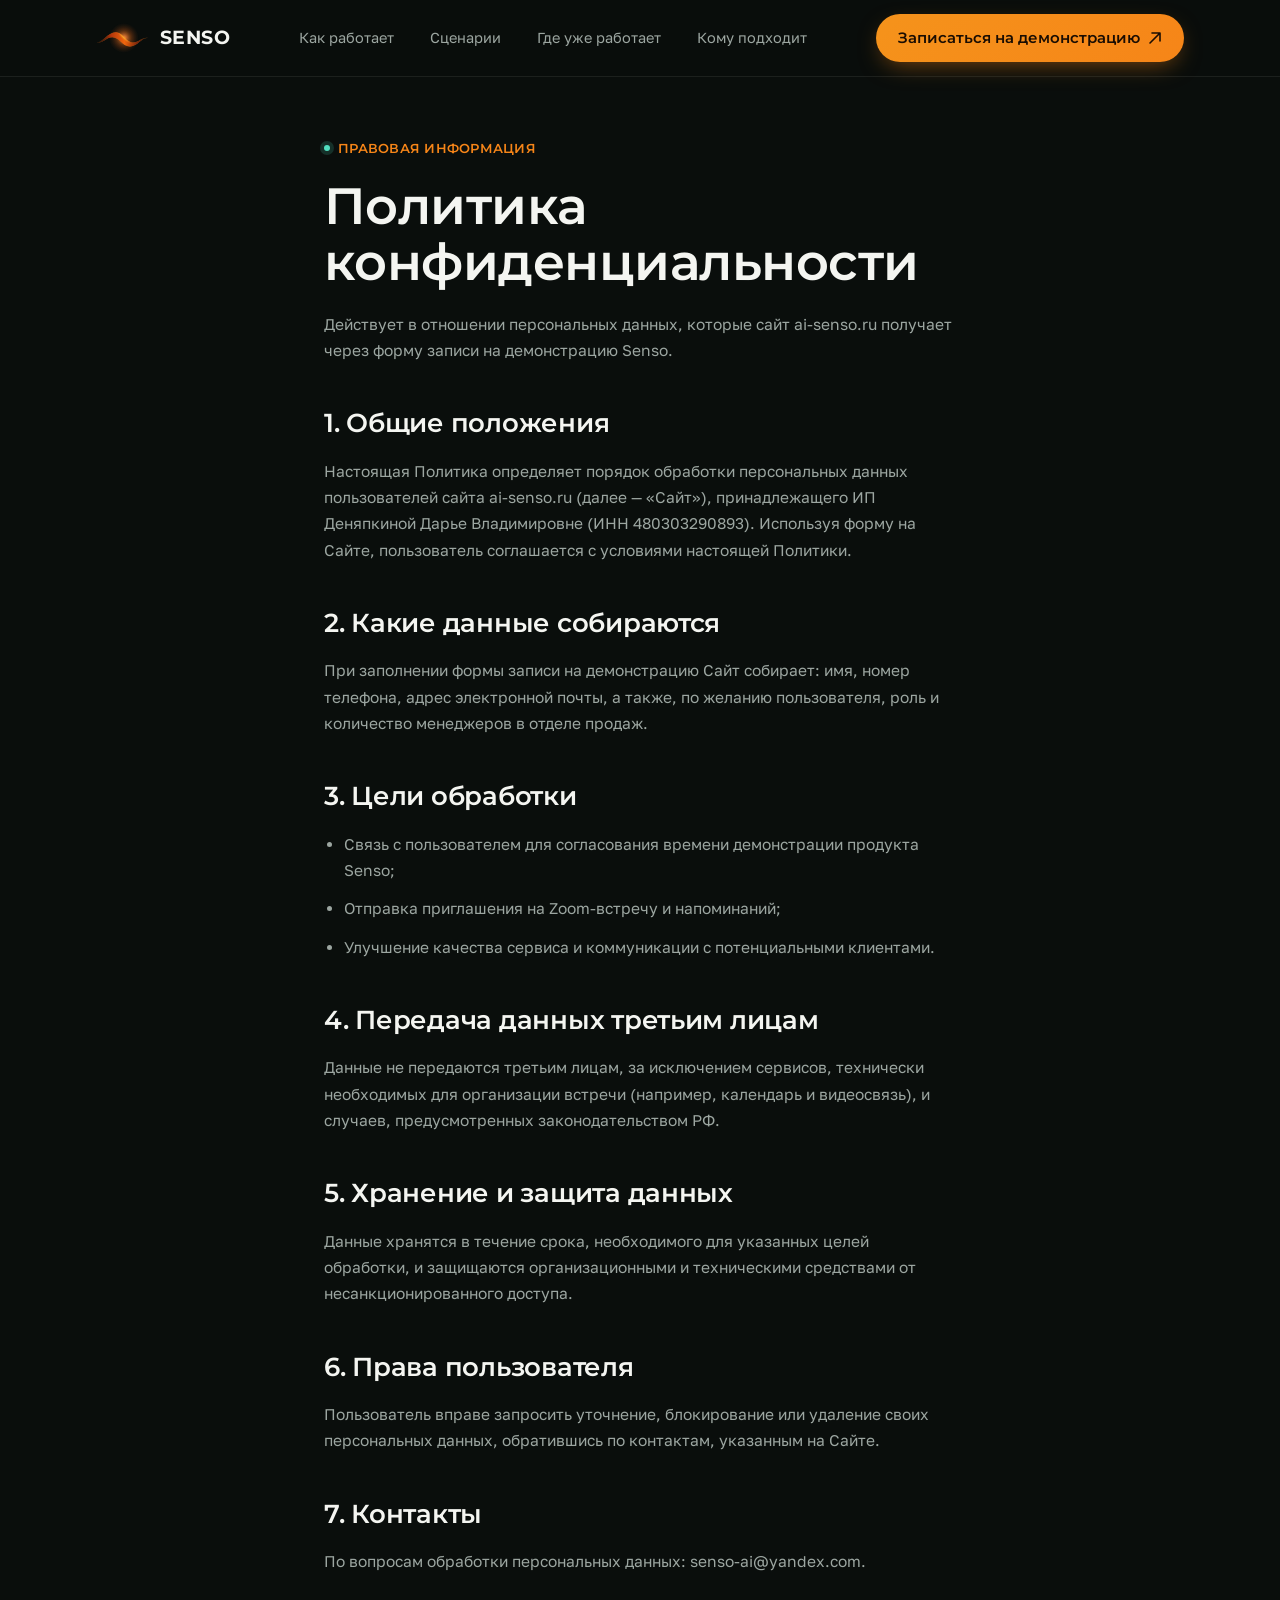
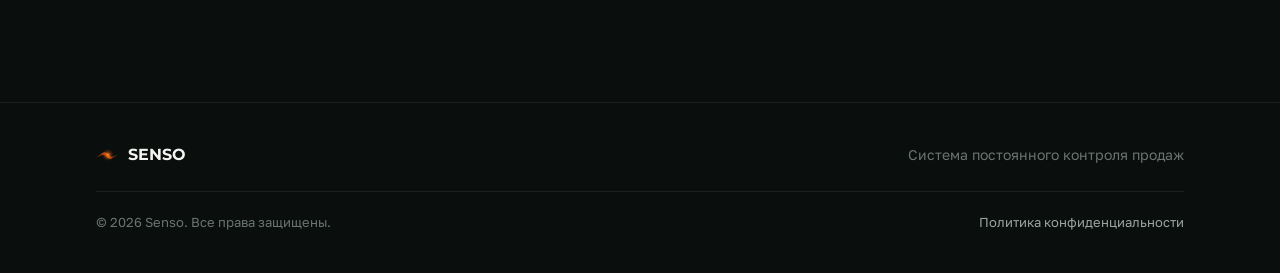
<file: privacy/index.html>
<!doctype html>
<html lang="ru">
<head>
<meta charset="utf-8" />
<meta name="viewport" content="width=device-width, initial-scale=1" />
<title>Политика конфиденциальности — Senso</title>
<meta name="description" content="Как Senso обрабатывает персональные данные, полученные через форму записи на демонстрацию." />
<link rel="canonical" href="https://ai-senso.ru/privacy/" />
<meta property="og:title" content="Политика конфиденциальности — Senso" />
<meta property="og:description" content="Как Senso обрабатывает персональные данные, полученные через форму записи на демонстрацию." />
<meta property="og:type" content="website" />
<meta property="og:url" content="https://ai-senso.ru/privacy/" />
<meta property="og:image" content="https://ai-senso.ru/assets/img/og-cover.jpg" />
<meta property="og:image:width" content="1200" />
<meta property="og:image:height" content="630" />
<meta name="twitter:card" content="summary_large_image" />
<meta name="twitter:image" content="https://ai-senso.ru/assets/img/og-cover.jpg" />
<meta name="robots" content="index, follow" />
<link rel="icon" href="/assets/img/favicon.svg" type="image/svg+xml" />
<link rel="icon" href="/assets/img/favicon-96x96.png" sizes="96x96" type="image/png" />
<link rel="apple-touch-icon" href="/assets/img/apple-touch-icon.png" />
<link rel="manifest" href="/assets/img/site.webmanifest" />
<link rel="preconnect" href="https://fonts.googleapis.com" />
<link rel="preconnect" href="https://fonts.gstatic.com" crossorigin />
<link href="https://fonts.googleapis.com/css2?family=Golos+Text:wght@400;500;600;700&family=Montserrat:wght@500;600;700&display=swap" rel="stylesheet" />
<link rel="stylesheet" href="/assets/css/style.css" />
<!-- Yandex.Metrika counter -->
<script type="text/javascript">
    (function(m,e,t,r,i,k,a){
        m[i]=m[i]||function(){(m[i].a=m[i].a||[]).push(arguments)};
        m[i].l=1*new Date();
        for (var j = 0; j < document.scripts.length; j++) {if (document.scripts[j].src === r) { return; }}
        k=e.createElement(t),a=e.getElementsByTagName(t)[0],k.async=1,k.src=r,a.parentNode.insertBefore(k,a)
    })(window, document,'script','https://mc.yandex.ru/metrika/tag.js?id=111830249', 'ym');

    ym(111830249, 'init', {ssr:true, webvisor:true, clickmap:true, ecommerce:"dataLayer", referrer: document.referrer, url: location.href, accurateTrackBounce:true, trackLinks:true});
</script>
<noscript><div><img src="https://mc.yandex.ru/watch/111830249" style="position:absolute; left:-9999px;" alt="" /></div></noscript>
<!-- /Yandex.Metrika counter -->
</head>
<body>

<header class="site-header">
  <div class="container">
    <a href="/" class="brand" aria-label="Senso — на главную">
      <img src="/assets/img/logo.svg" alt="" width="30" height="18" />
      <span>SENSO</span>
    </a>
    <nav class="main-nav" aria-label="Основная навигация">
      <a href="/#how-it-works">Как работает</a>
      <a href="/#situations">Сценарии</a>
      <a href="/#case-study">Где уже работает</a>
      <a href="/#who-for">Кому подходит</a>
    </nav>
    <a class="btn btn--primary header-cta" href="/#booking">Записаться на демонстрацию <svg viewBox="0 0 14 14" fill="none"><path d="M2 12L12 2M12 2H4M12 2V10" stroke="currentColor" stroke-width="1.6" stroke-linecap="round" stroke-linejoin="round"/></svg></a>
    <button class="nav-toggle" data-nav-toggle aria-label="Открыть меню" aria-expanded="false"><span></span></button>
  </div>
</header>
<div class="site-nav-drawer" data-nav-drawer>
  <div class="container">
    <a href="/#how-it-works">Как работает</a>
    <a href="/#situations">Сценарии</a>
    <a href="/#case-study">Где уже работает</a>
    <a href="/#who-for">Кому подходит</a>
    <a class="btn btn--primary btn--block" href="/#booking">Записаться на демонстрацию <svg viewBox="0 0 14 14" fill="none"><path d="M2 12L12 2M12 2H4M12 2V10" stroke="currentColor" stroke-width="1.6" stroke-linecap="round" stroke-linejoin="round"/></svg></a>
  </div>
</div>
<section class="section" style="padding-top:56px">
  <div class="container legal-doc">
    <span class="eyebrow"><span class="dot"></span>ПРАВОВАЯ ИНФОРМАЦИЯ</span>
    <h1 class="section-heading">Политика конфиденциальности</h1>
    <p class="section-sub" style="margin-bottom:40px">Действует в отношении персональных данных, которые сайт ai-senso.ru получает через форму записи на демонстрацию Senso.</p>

    <h2>1. Общие положения</h2>
    <p>Настоящая Политика определяет порядок обработки персональных данных пользователей сайта ai-senso.ru (далее — «Сайт»), принадлежащего ИП Деняпкиной Дарье Владимировне (ИНН 480303290893). Используя форму на Сайте, пользователь соглашается с условиями настоящей Политики.</p>

    <h2>2. Какие данные собираются</h2>
    <p>При заполнении формы записи на демонстрацию Сайт собирает: имя, номер телефона, адрес электронной почты, а также, по желанию пользователя, роль и количество менеджеров в отделе продаж.</p>

    <h2>3. Цели обработки</h2>
    <ul>
      <li>Связь с пользователем для согласования времени демонстрации продукта Senso;</li>
      <li>Отправка приглашения на Zoom-встречу и напоминаний;</li>
      <li>Улучшение качества сервиса и коммуникации с потенциальными клиентами.</li>
    </ul>

    <h2>4. Передача данных третьим лицам</h2>
    <p>Данные не передаются третьим лицам, за исключением сервисов, технически необходимых для организации встречи (например, календарь и видеосвязь), и случаев, предусмотренных законодательством РФ.</p>

    <h2>5. Хранение и защита данных</h2>
    <p>Данные хранятся в течение срока, необходимого для указанных целей обработки, и защищаются организационными и техническими средствами от несанкционированного доступа.</p>

    <h2>6. Права пользователя</h2>
    <p>Пользователь вправе запросить уточнение, блокирование или удаление своих персональных данных, обратившись по контактам, указанным на Сайте.</p>

    <h2>7. Контакты</h2>
    <p>По вопросам обработки персональных данных: senso-ai@yandex.com.</p>

      </div>
</section>

<footer class="site-footer">
  <div class="container">
    <div class="footer-top">
      <div class="footer-brand">
        <img src="/assets/img/logo.svg" alt="" width="22" height="14" />
        <span>SENSO</span>
      </div>
      <span class="footer-tagline">Система постоянного контроля продаж</span>
    </div>
    <div class="footer-legal">
      <span>© 2026 Senso. Все права защищены.</span>
      <span><a href="/privacy/">Политика конфиденциальности</a></span>
    </div>
  </div>
</footer>
<script src="/assets/js/main.js" defer></script>
</body>
</html>
</file>
<file: assets/css/style.css>
/* =========================================================
   SENSO — design tokens & base styles
   ========================================================= */

:root {
  /* Brand colors (from official brand pack) */
  --orange: #F68518;
  --orange-2: #F5931B;
  --orange-3: #F6C23C;
  --orange-deep: #B54211;
  --orange-deep-2: #913912;
  --gold-highlight: #FFE08A;

  /* Surface colors (sampled from approved landing) */
  --ink: #0A0E0C;           /* base dark background */
  --ink-soft: #101512;      /* raised dark surface / cards */
  --ink-glow: #0E1C18;      /* radar / hero glow variant */
  --ink-border: rgba(255, 255, 255, 0.08);
  --ink-border-strong: rgba(255, 255, 255, 0.14);

  --paper: #EDEEE9;         /* light section background */
  --paper-card: #F7F7F3;    /* light card / form panel */
  --paper-border: rgba(17, 21, 18, 0.1);

  --text-on-dark: #F4F5F1;
  --text-on-dark-muted: #9CA6A1;
  --text-on-dark-faint: #6B7570;
  --text-on-light: #14140F;
  --text-on-light-muted: #55584F;

  --mint: #51DFC0;
  --mint-dim: rgba(81, 223, 192, 0.16);

  /* Type */
  --font-display: "Montserrat", "Golos Text", system-ui, sans-serif;
  --font-body: "Golos Text", "Montserrat", system-ui, sans-serif;

  /* Layout */
  --container-w: 1216px;
  --gutter: clamp(20px, 5vw, 96px);
  --radius-sm: 10px;
  --radius-md: 16px;
  --radius-lg: 24px;

  --ease-out: cubic-bezier(.16, 1, .3, 1);
}

* { box-sizing: border-box; }
html { scroll-behavior: smooth; }

body {
  margin: 0;
  background: var(--ink);
  color: var(--text-on-dark);
  font-family: var(--font-body);
  font-size: 16px;
  line-height: 1.55;
  -webkit-font-smoothing: antialiased;
  overflow-x: hidden;
  overflow-wrap: break-word;
}

img, svg { display: block; max-width: 100%; }

a { color: inherit; text-decoration: none; }

h1, h2, h3, h4 { font-family: var(--font-display); font-weight: 600; margin: 0; letter-spacing: -0.01em; overflow-wrap: break-word; }

p { margin: 0; }

ul { margin: 0; padding: 0; list-style: none; }

button, input, select { font-family: inherit; font-size: inherit; color: inherit; }

.container {
  width: 100%;
  max-width: var(--container-w);
  margin: 0 auto;
  padding: 0 var(--gutter);
}

.visually-hidden {
  position: absolute; width: 1px; height: 1px; overflow: hidden;
  clip: rect(0 0 0 0); white-space: nowrap;
}

/* -------------------- Sections -------------------- */

.section {
  position: relative;
  padding: clamp(64px, 9vw, 128px) 0;
}

.section--light {
  background: var(--paper);
  color: var(--text-on-light);
}

.section--light .eyebrow { color: var(--orange-deep); }
.section--light .muted { color: var(--text-on-light-muted); }

.eyebrow {
  display: inline-flex;
  align-items: center;
  gap: 8px;
  font-family: var(--font-display);
  font-weight: 600;
  font-size: 13px;
  letter-spacing: 0.02em;
  color: var(--orange);
  text-transform: none;
  margin-bottom: 20px;
}

.eyebrow .dot {
  width: 6px; height: 6px; border-radius: 50%;
  background: var(--mint);
  box-shadow: 0 0 0 4px var(--mint-dim);
}

.eyebrow--path { color: var(--text-on-dark-muted); font-weight: 500; }
.eyebrow--path b { color: var(--orange); font-weight: 600; margin-right: 6px; }

.section-heading {
  font-size: clamp(32px, 4vw, 52px);
  line-height: 1.1;
  max-width: 880px;
  margin-bottom: 20px;
}

.section-sub {
  font-size: clamp(16px, 1.6vw, 19px);
  color: var(--text-on-dark-muted);
  max-width: 640px;
  line-height: 1.5;
}

.section--light .section-sub { color: var(--text-on-light-muted); }

.muted { color: var(--text-on-dark-muted); }

/* -------------------- Header -------------------- */

.site-header {
  position: sticky;
  top: 0;
  z-index: 100;
  background: rgba(10, 14, 12, 0.82);
  backdrop-filter: blur(14px);
  -webkit-backdrop-filter: blur(14px);
  border-bottom: 1px solid var(--ink-border);
}

.site-header .container {
  display: flex;
  align-items: center;
  justify-content: space-between;
  height: 76px;
}

.brand {
  display: flex;
  align-items: center;
  gap: 12px;
}

.brand img { height: 30px; width: auto; }

.brand span {
  font-family: var(--font-display);
  font-weight: 700;
  font-size: 19px;
  letter-spacing: 0.02em;
  color: var(--text-on-dark);
}

.main-nav {
  display: flex;
  align-items: center;
  gap: 36px;
}

.main-nav a {
  font-size: 14.5px;
  color: var(--text-on-dark-muted);
  transition: color .2s var(--ease-out);
  white-space: nowrap;
}

.main-nav a:hover { color: var(--text-on-dark); }

.header-cta {
  display: inline-flex;
}

.btn {
  display: inline-flex;
  align-items: center;
  justify-content: center;
  flex-wrap: nowrap;
  gap: 8px;
  font-family: var(--font-display);
  font-weight: 600;
  font-size: 14.5px;
  white-space: nowrap;
  overflow-wrap: normal;
  word-break: keep-all;
  padding: 13px 22px;
  border-radius: 999px;
  border: none;
  cursor: pointer;
  transition: transform .25s var(--ease-out), box-shadow .25s var(--ease-out), background .25s var(--ease-out);
}

.btn svg { flex-shrink: 0; }

.btn svg { width: 14px; height: 14px; transition: transform .25s var(--ease-out); }
.btn:hover svg { transform: translate(2px, -2px); }

.btn--ghost {
  background: transparent;
  color: var(--text-on-dark);
  border-bottom: 1px solid var(--orange);
  border-radius: 0;
  padding: 6px 2px;
}

.btn--primary {
  background: linear-gradient(135deg, var(--orange-2), var(--orange));
  color: #1A0D02;
  box-shadow: 0 8px 24px -8px rgba(246, 133, 24, 0.55);
}

.btn--primary:hover {
  transform: translateY(-2px);
  box-shadow: 0 14px 30px -10px rgba(246, 133, 24, 0.7);
}

.btn--block {
  width: 100%;
  justify-content: center;
  padding: 16px 22px;
  font-size: 15.5px;
  white-space: normal;
  overflow-wrap: break-word;
  word-break: normal;
  text-align: center;
  line-height: 1.3;
}

.nav-toggle {
  display: none;
  width: 40px; height: 40px;
  align-items: center; justify-content: center;
  background: transparent; border: 1px solid var(--ink-border-strong);
  border-radius: 10px; cursor: pointer;
}

.nav-toggle span, .nav-toggle span::before, .nav-toggle span::after {
  content: ""; display: block; width: 18px; height: 2px; background: var(--text-on-dark);
  position: relative; transition: all .25s var(--ease-out);
}

.nav-toggle span::before { position: absolute; top: -6px; }
.nav-toggle span::after { position: absolute; top: 6px; }

.site-nav-drawer { display: none; }

/* -------------------- Hero -------------------- */

.hero {
  position: relative;
  padding: clamp(56px, 8vw, 96px) 0 clamp(48px, 6vw, 72px);
  overflow: hidden;
}

.hero::before {
  content: "";
  position: absolute;
  inset: -10% -10% auto -10%;
  height: 640px;
  background: radial-gradient(60% 60% at 70% 30%, var(--ink-glow) 0%, transparent 70%);
  pointer-events: none;
}

.hero-grid {
  position: relative;
  display: grid;
  grid-template-columns: minmax(0, 1.05fr) minmax(0, 0.95fr);
  gap: clamp(32px, 5vw, 64px);
  align-items: center;
}

.hero-copy h1 {
  font-size: clamp(38px, 5.6vw, 64px);
  line-height: 1.06;
  margin-bottom: 26px;
}

.hero-copy h1 .accent { color: var(--orange); }

.hero-copy p {
  font-size: clamp(16.5px, 1.6vw, 19px);
  color: var(--text-on-dark-muted);
  max-width: 560px;
  margin-bottom: 34px;
}

.hero-scene {
  position: relative;
  aspect-ratio: 1 / 0.92;
  min-height: 380px;
  overflow: hidden;
  border-radius: var(--radius-lg);
}

/* -------------------- Radar scene -------------------- */

.radar-rings {
  position: absolute;
  inset: 0;
  width: 100%;
  height: 100%;
}

.radar-rings .ring {
  fill: none;
  stroke: rgba(81, 223, 192, 0.16);
  stroke-width: 1;
}

.radar-rings .ring--1 { animation: pulse-ring 4.2s ease-out infinite; }
.radar-rings .ring--2 { animation: pulse-ring 4.2s ease-out infinite; animation-delay: .5s; }
.radar-rings .ring--3 { animation: pulse-ring 4.2s ease-out infinite; animation-delay: 1s; }

@keyframes pulse-ring {
  0% { stroke: rgba(81, 223, 192, 0.32); }
  50% { stroke: rgba(81, 223, 192, 0.08); }
  100% { stroke: rgba(81, 223, 192, 0.32); }
}

.radar-rings .sweep {
  stroke: url(#sweepGradient);
  stroke-width: 2;
  transform-origin: 300px 300px;
  animation: sweep-rotate 7s linear infinite;
}

@keyframes sweep-rotate {
  from { transform: rotate(0deg); }
  to { transform: rotate(360deg); }
}

.signal-core {
  position: absolute;
  top: 50%; left: 50%;
  transform: translate(-50%, -50%);
  width: min(58%, 300px);
  aspect-ratio: 1;
  border-radius: 50%;
  background: radial-gradient(circle at 50% 40%, rgba(81, 223, 192, 0.14), rgba(10, 14, 12, 0.94) 72%);
  border: 1px solid rgba(81, 223, 192, 0.4);
  box-shadow: 0 0 0 10px rgba(81, 223, 192, 0.05), 0 30px 60px -20px rgba(0,0,0,.6);
  display: flex;
  flex-direction: column;
  align-items: center;
  justify-content: center;
  text-align: center;
  padding: 20px;
  animation: core-breathe 5s ease-in-out infinite;
}

@keyframes core-breathe {
  0%, 100% { box-shadow: 0 0 0 10px rgba(81, 223, 192, 0.05), 0 30px 60px -20px rgba(0,0,0,.6); }
  50% { box-shadow: 0 0 0 16px rgba(81, 223, 192, 0.09), 0 30px 60px -20px rgba(0,0,0,.6); }
}

.signal-core .signal-tag {
  font-family: var(--font-display); font-weight: 600; font-size: 11.5px;
  letter-spacing: 0.06em; color: var(--mint); margin-bottom: 10px;
  display: inline-flex; align-items: center; gap: 6px;
}
.signal-core .signal-tag::before {
  content: ""; width: 6px; height: 6px; border-radius: 50%; background: var(--mint);
  box-shadow: 0 0 0 4px var(--mint-dim);
}

.signal-core strong {
  font-family: var(--font-display); font-weight: 700; font-size: clamp(19px, 2vw, 24px);
  line-height: 1.25; display: block; margin-bottom: 8px; min-height: 2.5em;
  transition: opacity .3s var(--ease-out);
}
.signal-core small { color: var(--text-on-dark-faint); font-size: 12.5px; transition: opacity .3s var(--ease-out); }
.signal-core.is-swapping strong, .signal-core.is-swapping small { opacity: 0; }

.tag {
  position: absolute;
  left: var(--x); top: var(--y);
  background: rgba(16, 21, 18, 0.65);
  border: 1px solid var(--ink-border);
  border-radius: 999px;
  padding: 9px 16px;
  font-family: var(--font-display);
  font-weight: 600;
  font-size: 12px;
  letter-spacing: 0.02em;
  color: var(--text-on-dark-faint);
  white-space: nowrap;
  backdrop-filter: blur(6px);
  opacity: 0;
  transform: translateY(10px) scale(.94);
  transition: opacity .6s var(--ease-out), transform .6s var(--ease-out);
  animation: tag-float 6s ease-in-out infinite;
}

.hero-scene.is-active .tag { opacity: .5; transform: none; }
.tag--1 { transition-delay: .1s; animation-delay: 0s; }
.tag--2 { transition-delay: .22s; animation-delay: .8s; }
.tag--3 { transition-delay: .34s; animation-delay: 1.6s; }
.tag--4 { transition-delay: .46s; animation-delay: 2.4s; }
.tag--5 { transition-delay: .58s; animation-delay: 3.2s; }
.tag--6 { transition-delay: .7s; animation-delay: 4s; }

@keyframes tag-float {
  0%, 100% { margin-top: 0; }
  50% { margin-top: -8px; }
}

.scene-caption {
  display: block;
  text-align: center;
  margin-top: 14px;
  font-size: 11.5px;
  color: var(--text-on-dark-faint);
  letter-spacing: 0.02em;
  opacity: 0;
  transition: opacity .6s var(--ease-out) .9s;
}
.hero-scene.is-active + .scene-caption { opacity: 1; }

@media (max-width: 1080px) {
  .signal-core { width: min(64%, 260px); }
  .tag { font-size: 11px; padding: 7px 13px; }
}

@media (max-width: 600px) {
  .hero-scene { min-height: 300px; transform: scale(.86); margin: 0 -20px; }
  .tag--4, .tag--6 { display: none; }
  .scene-caption { margin-top: -14px; }
}

/* -------------------- Stats bar -------------------- */

.stats-bar {
  border-top: 1px solid var(--ink-border);
  margin-top: clamp(36px, 5vw, 56px);
  padding-top: clamp(28px, 4vw, 40px);
  display: grid;
  grid-template-columns: repeat(3, auto) 1fr;
  gap: clamp(20px, 4vw, 40px);
  align-items: start;
}

.stat b {
  display: block;
  font-family: var(--font-display);
  font-weight: 700;
  font-size: clamp(26px, 2.6vw, 32px);
  margin-bottom: 6px;
}

.stat span { font-size: 14px; color: var(--text-on-dark-muted); }

.stats-bar .stats-note {
  font-size: 14.5px;
  color: var(--text-on-dark-faint);
  align-self: center;
  max-width: 320px;
}

/* -------------------- Cards / grids -------------------- */

.grid-2 { display: grid; grid-template-columns: 1fr 1fr; gap: 1px; background: var(--ink-border); border: 1px solid var(--ink-border); border-radius: var(--radius-md); overflow: hidden; }

.card {
  background: var(--ink);
  padding: clamp(24px, 3vw, 34px);
}

.card .num {
  font-family: var(--font-display);
  font-weight: 600;
  font-size: 13px;
  color: var(--mint);
  display: block;
  margin-bottom: 14px;
}

.card h3 { font-size: 21px; line-height: 1.3; margin-bottom: 10px; }
.card p { color: var(--text-on-dark-muted); font-size: 15px; line-height: 1.55; }

/* -------------------- Situations block -------------------- */

.situations-quote {
  margin-top: 40px;
  padding: 26px 30px;
  border-left: 2px solid var(--mint);
  font-size: clamp(17px, 1.8vw, 21px);
  color: var(--text-on-dark);
  max-width: 780px;
  line-height: 1.5;
}

/* -------------------- How it works -------------------- */

.how-layout {
  display: grid;
  grid-template-columns: minmax(0, 0.85fr) minmax(0, 1.15fr);
  gap: clamp(32px, 5vw, 64px);
  align-items: start;
}

.how-steps .card { border-top: 1px solid var(--ink-border); padding: 26px 0; background: transparent; }
.how-steps .card:first-child { border-top: none; }
.how-steps { border-bottom: 1px solid var(--ink-border); }

.source-chips {
  display: grid;
  grid-template-columns: 1fr 1fr;
  gap: 12px;
  margin: 32px 0;
}

.source-chips span {
  display: block;
  text-align: center;
  padding: 18px;
  border: 1px solid var(--ink-border-strong);
  border-radius: var(--radius-sm);
  font-family: var(--font-display);
  font-weight: 600;
  font-size: 15px;
}

.trust-box {
  background: var(--mint-dim);
  border-left: 2px solid var(--mint);
  border-radius: 0 var(--radius-sm) var(--radius-sm) 0;
  padding: 22px 26px;
  font-size: 16px;
  line-height: 1.55;
}

.how-layout .trust-box {
  grid-column: 1 / -1;
  margin-top: clamp(8px, 3vw, 20px);
}

.trust-box--orange {
  background: rgba(246, 133, 24, 0.12);
  border-left-color: var(--orange);
}

/* -------------------- Comparison -------------------- */

.compare-intro { margin-bottom: 40px; max-width: 620px; color: var(--text-on-dark-muted); font-size: 17px; }
.compare-header-grid { display: grid; grid-template-columns: minmax(0,0.9fr) minmax(0,1.1fr); gap: clamp(32px, 5vw, 64px); align-items: end; margin-bottom: 40px; }

/* -------------------- Origin story (light) -------------------- */

.origin-wrap { position: relative; }

.origin-wave {
  position: absolute; top: -40px; left: 0; right: 0; opacity: 0.55;
  pointer-events: none;
}

.origin-layout { display: grid; grid-template-columns: minmax(0, 0.85fr) minmax(0, 1.15fr); gap: clamp(32px, 5vw, 64px); align-items: start; }
.origin-layout p + p { margin-top: 18px; }

.timeline {
  margin-top: clamp(40px, 5vw, 64px);
  display: grid;
  grid-template-columns: repeat(4, 1fr);
  gap: 24px;
}

.timeline li { border-top: 3px solid var(--orange); padding-top: 16px; }
.timeline .t-num { display: block; font-size: 13px; color: var(--text-on-light-muted); margin-bottom: 10px; font-family: var(--font-display); font-weight: 600; }
.timeline .t-label { font-family: var(--font-display); font-weight: 700; font-size: 17px; }
.timeline li:not(:first-child) { border-top-color: var(--paper-border); position: relative; }
.timeline li:not(:first-child)::before {
  content: ""; position: absolute; top: -3px; left: 0; height: 3px; width: 0; background: var(--orange);
}

.origin-callout {
  margin-top: 32px;
  background: var(--paper-card);
  border-left: 3px solid var(--orange);
  padding: 22px 26px;
  font-size: 18px;
  border-radius: 0 var(--radius-sm) var(--radius-sm) 0;
}

/* -------------------- Case study -------------------- */

.case-header { display: grid; grid-template-columns: minmax(0, 0.85fr) minmax(0, 1.15fr); gap: clamp(24px, 5vw, 64px); align-items: end; margin-bottom: 40px; }

.episodes { display: grid; grid-template-columns: repeat(3, 1fr); gap: 1px; background: var(--ink-border); border: 1px solid var(--ink-border); border-radius: var(--radius-md); overflow: hidden; margin-bottom: 28px; }
.episode { background: var(--ink); padding: clamp(24px, 2.6vw, 32px); }
.episode .ep-label { font-size: 13px; color: var(--text-on-dark-faint); display: block; margin-bottom: 18px; }
.episode .ep-figure { font-family: var(--font-display); font-weight: 700; font-size: clamp(24px, 2.4vw, 30px); color: var(--orange); margin-bottom: 16px; display: flex; align-items: center; gap: 10px; flex-wrap: wrap; }
.episode .ep-figure svg { width: 22px; height: 22px; opacity: .8; }
.episode h4 { font-size: 17px; margin-bottom: 10px; line-height: 1.35; }
.episode p { color: var(--text-on-dark-muted); font-size: 14.5px; line-height: 1.55; }

.disclaimer {
  border: 1px solid var(--orange-deep);
  background: rgba(181, 66, 17, 0.12);
  border-radius: var(--radius-sm);
  padding: 20px 24px;
  font-size: 15px;
  line-height: 1.55;
  color: var(--text-on-dark);
}
.disclaimer b { color: var(--orange); }

/* -------------------- Who for -------------------- */

.who-grid { display: grid; grid-template-columns: 1fr 1fr; gap: 1px; background: var(--ink-border); border: 1px solid var(--ink-border); border-radius: var(--radius-md); overflow: hidden; }
.who-col { background: var(--ink); padding: clamp(24px, 3vw, 34px); }
.who-col h3 { display: flex; align-items: center; gap: 10px; font-size: 18px; margin-bottom: 22px; padding-bottom: 18px; border-bottom: 1px solid var(--ink-border); }
.who-col h3 .mark { width: 20px; height: 20px; border-radius: 50%; display: inline-flex; align-items: center; justify-content: center; font-size: 13px; font-weight: 700; }
.who-col--yes h3 .mark { background: var(--mint-dim); color: var(--mint); }
.who-col--no h3 .mark { background: rgba(246, 133, 24, 0.14); color: var(--orange); }
.who-col li { padding: 14px 0; border-top: 1px solid var(--ink-border); font-size: 15px; color: var(--text-on-dark-muted); line-height: 1.5; }
.who-col li:first-of-type { border-top: none; }

/* -------------------- Demo block -------------------- */

.demo-layout { display: grid; grid-template-columns: minmax(0, 1.05fr) minmax(0, 0.95fr); gap: clamp(32px, 5vw, 64px); align-items: start; }
.demo-copy p.lead { color: var(--text-on-dark-muted); font-size: 17px; margin: 22px 0 32px; max-width: 560px; }
.demo-steps li { display: flex; gap: 20px; padding: 20px 0; border-top: 1px solid var(--ink-border); }
.demo-steps li:first-child { border-top: none; }
.demo-steps .d-num { font-family: var(--font-display); font-weight: 700; color: var(--orange); font-size: 15px; flex: none; width: 28px; }
.demo-steps h4 { font-size: 17px; margin-bottom: 6px; }
.demo-steps p { color: var(--text-on-dark-muted); font-size: 15px; }

.daria-card {
  background: var(--ink-soft);
  border: 1px solid var(--ink-border-strong);
  border-radius: var(--radius-lg);
  overflow: hidden;
  position: sticky;
  top: 100px;
}

.daria-photo { position: relative; aspect-ratio: 4 / 3; overflow: hidden; border-top: 3px solid var(--orange); }
.daria-photo img { width: 100%; height: 100%; object-fit: cover; }

.daria-body { padding: clamp(22px, 3vw, 28px); }
.daria-name { font-size: 24px; margin: 10px 0 12px; }
.daria-body p.role { color: var(--text-on-dark-muted); font-size: 15px; line-height: 1.55; margin-bottom: 22px; }
.daria-micro { margin-top: 16px; font-size: 13.5px; color: var(--text-on-dark-faint); }

/* -------------------- Form -------------------- */

.form-layout { display: grid; grid-template-columns: minmax(0, 0.85fr) minmax(0, 1.15fr); gap: clamp(32px, 5vw, 64px); align-items: start; }

.form-panel {
  background: var(--paper-card);
  border-radius: var(--radius-lg);
  padding: clamp(28px, 3.4vw, 40px);
  color: var(--text-on-light);
}

.form-panel .panel-label {
  font-family: var(--font-display); font-weight: 600; font-size: 12.5px; letter-spacing: 0.06em;
  color: var(--text-on-light-muted); margin-bottom: 22px;
}

.field { margin-bottom: 22px; }
.field label { display: block; font-family: var(--font-display); font-weight: 600; font-size: 15px; margin-bottom: 8px; }
.field label .req { color: var(--orange); margin-left: 3px; }
.field label .opt { font-weight: 500; color: var(--text-on-light-muted); font-size: 13px; margin-left: 6px; }
.field input, .field select {
  width: 100%; padding: 13px 4px; border: none; border-bottom: 1px solid var(--paper-border);
  background: transparent; font-size: 15.5px; color: var(--text-on-light); outline: none;
  transition: border-color .2s var(--ease-out);
}
.field input::placeholder { color: #9A9C93; }
.field input:focus, .field select:focus { border-color: var(--orange); }
.field-hint { font-size: 12.5px; color: var(--text-on-light-muted); margin-top: 6px; }
.field-row { display: grid; grid-template-columns: 1fr 1fr; gap: 20px; }

.form-consent { font-size: 12.5px; color: var(--text-on-light-muted); margin-top: 16px; line-height: 1.5; }
.form-consent a { color: var(--orange-deep); border-bottom: 1px solid currentColor; }

.form-status { margin-top: 16px; font-size: 14.5px; display: none; padding: 12px 16px; border-radius: var(--radius-sm); }
.form-status.is-success { display: block; background: rgba(81, 223, 192, 0.18); color: #0F6B54; }
.form-status.is-error { display: block; background: rgba(246, 133, 24, 0.16); color: var(--orange-deep); }

/* -------------------- Final phrase + footer -------------------- */

.final-phrase {
  font-size: clamp(22px, 2.6vw, 32px);
  line-height: 1.4;
  max-width: 880px;
}

.site-footer { border-top: 1px solid var(--ink-border); padding: 40px 0; }
.footer-top { display: flex; align-items: center; justify-content: space-between; flex-wrap: wrap; gap: 16px; margin-bottom: 24px; }
.footer-brand { display: flex; align-items: center; gap: 10px; }
.footer-brand img { height: 22px; }
.footer-brand span { font-family: var(--font-display); font-weight: 700; font-size: 16px; }
.footer-tagline { color: var(--text-on-dark-faint); font-size: 14px; }
.footer-legal { border-top: 1px solid var(--ink-border); padding-top: 20px; display: flex; flex-wrap: wrap; gap: 8px 24px; justify-content: space-between; color: var(--text-on-dark-faint); font-size: 13px; line-height: 1.6; }
.footer-legal a { color: var(--text-on-dark-muted); }
.footer-legal a:hover { color: var(--text-on-dark); }

/* -------------------- Scroll reveal -------------------- */

[data-reveal] {
  opacity: 0;
  transform: translateY(24px);
  transition: opacity .7s var(--ease-out), transform .7s var(--ease-out);
}
[data-reveal].is-visible { opacity: 1; transform: none; }
[data-reveal-group] > * { transition-delay: calc(var(--i, 0) * 90ms); }

/* -------------------- Privacy page -------------------- */

.legal-doc { max-width: 760px; }
.legal-doc h2 { font-size: 26px; margin: 40px 0 14px; }
.legal-doc h2:first-child { margin-top: 0; }
.legal-doc p, .legal-doc li { color: var(--text-on-dark-muted); font-size: 15.5px; line-height: 1.7; margin-bottom: 12px; }
.legal-doc li { list-style: disc; margin-left: 20px; }

/* =========================================================
   Responsive
   ========================================================= */

@media (max-width: 1080px) {
  .main-nav { display: none; }
  .nav-toggle { display: inline-flex; }
  .header-cta { display: none; }

  /* The box itself never moves and never leaves the viewport (inset 0 on
     every side) — only clip-path animates. A translateX() slide would move
     a position:fixed box physically past the viewport edge, which Chromium
     still counts as page-level horizontal scroll even under overflow:hidden
     — clip-path avoids that entirely, so html/body can stay overflow-visible
     and position:sticky in the header keeps working. */
  .site-nav-drawer {
    display: block;
    position: fixed; inset: 76px 0 0 0; background: var(--ink);
    z-index: 90; padding: 28px 0; overflow-y: auto;
    clip-path: inset(0 0 0 100%);
    transition: clip-path .3s var(--ease-out), visibility 0s linear .3s;
    visibility: hidden;
  }
  .site-nav-drawer.is-open {
    clip-path: inset(0 0 0 0);
    visibility: visible;
    transition: clip-path .3s var(--ease-out);
  }
  .site-nav-drawer a:not(.btn) { display: block; padding: 16px 0; font-size: 18px; border-bottom: 1px solid var(--ink-border); }
  .site-nav-drawer .btn { margin-top: 20px; }

  .hero-grid, .how-layout, .origin-layout, .demo-layout, .form-layout,
  .compare-header-grid, .case-header { grid-template-columns: 1fr; }

  .hero-scene-wrap { order: -1; }
  .hero-scene { min-height: 320px; }
  .daria-card { position: static; }
}

@media (max-width: 860px) {
  .grid-2, .who-grid { grid-template-columns: 1fr; }
  .episodes { grid-template-columns: 1fr; }
  .timeline { grid-template-columns: 1fr 1fr; }
  .stats-bar { grid-template-columns: 1fr 1fr; }
  .stats-bar .stats-note { grid-column: 1 / -1; max-width: none; }
  .source-chips { grid-template-columns: 1fr 1fr; }
}

@media (max-width: 600px) {
  :root { --gutter: 18px; }
  .site-header .container { height: 66px; }
  .brand span { font-size: 17px; }
  .brand img { height: 26px; }
  .btn { padding: 12px 18px; font-size: 14px; }
  .btn--block { font-size: 13.5px; padding: 14px 16px; gap: 6px; }
  .hero { padding-top: 32px; }
  .hero-copy h1 { font-size: 34px; }
  .timeline { grid-template-columns: 1fr 1fr; gap: 20px; }
  .field-row { grid-template-columns: 1fr; gap: 0; }
  .episode .ep-figure { font-size: 22px; }
  .footer-legal { flex-direction: column; }
}
</file>
